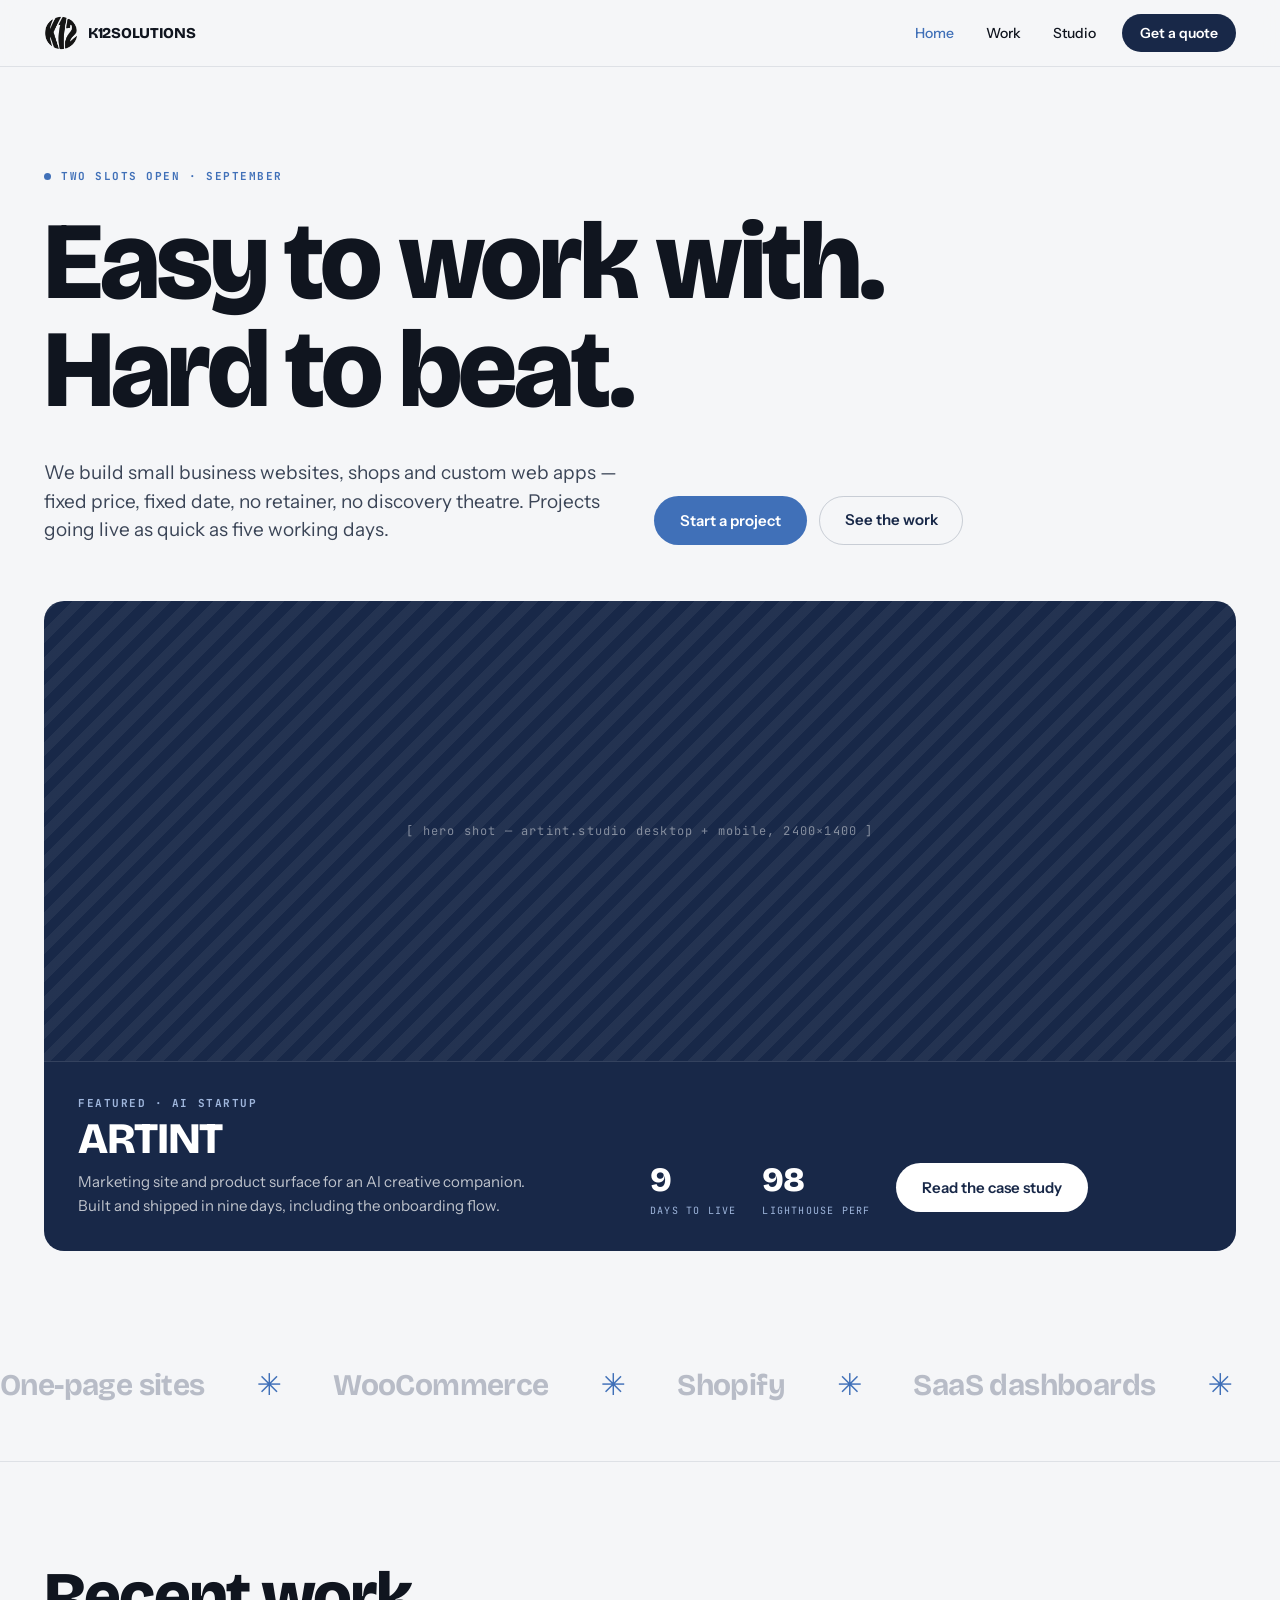
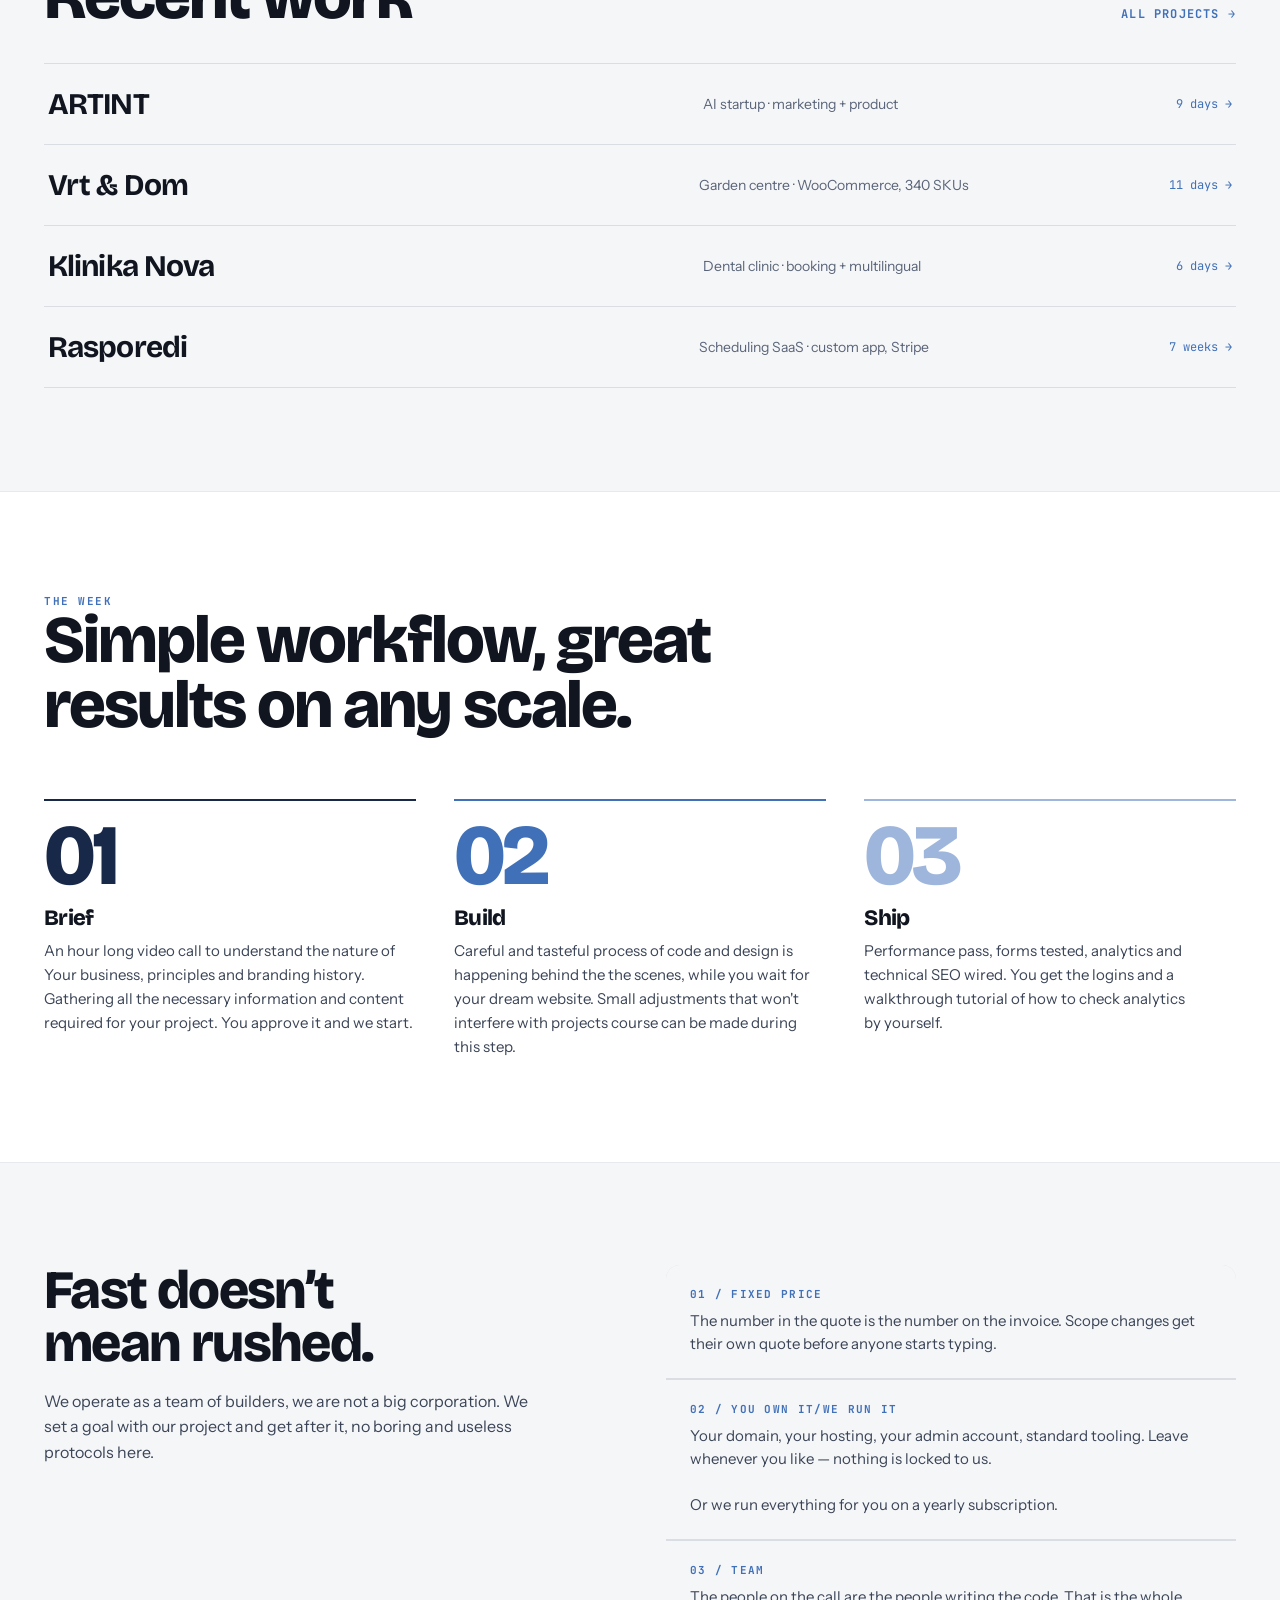
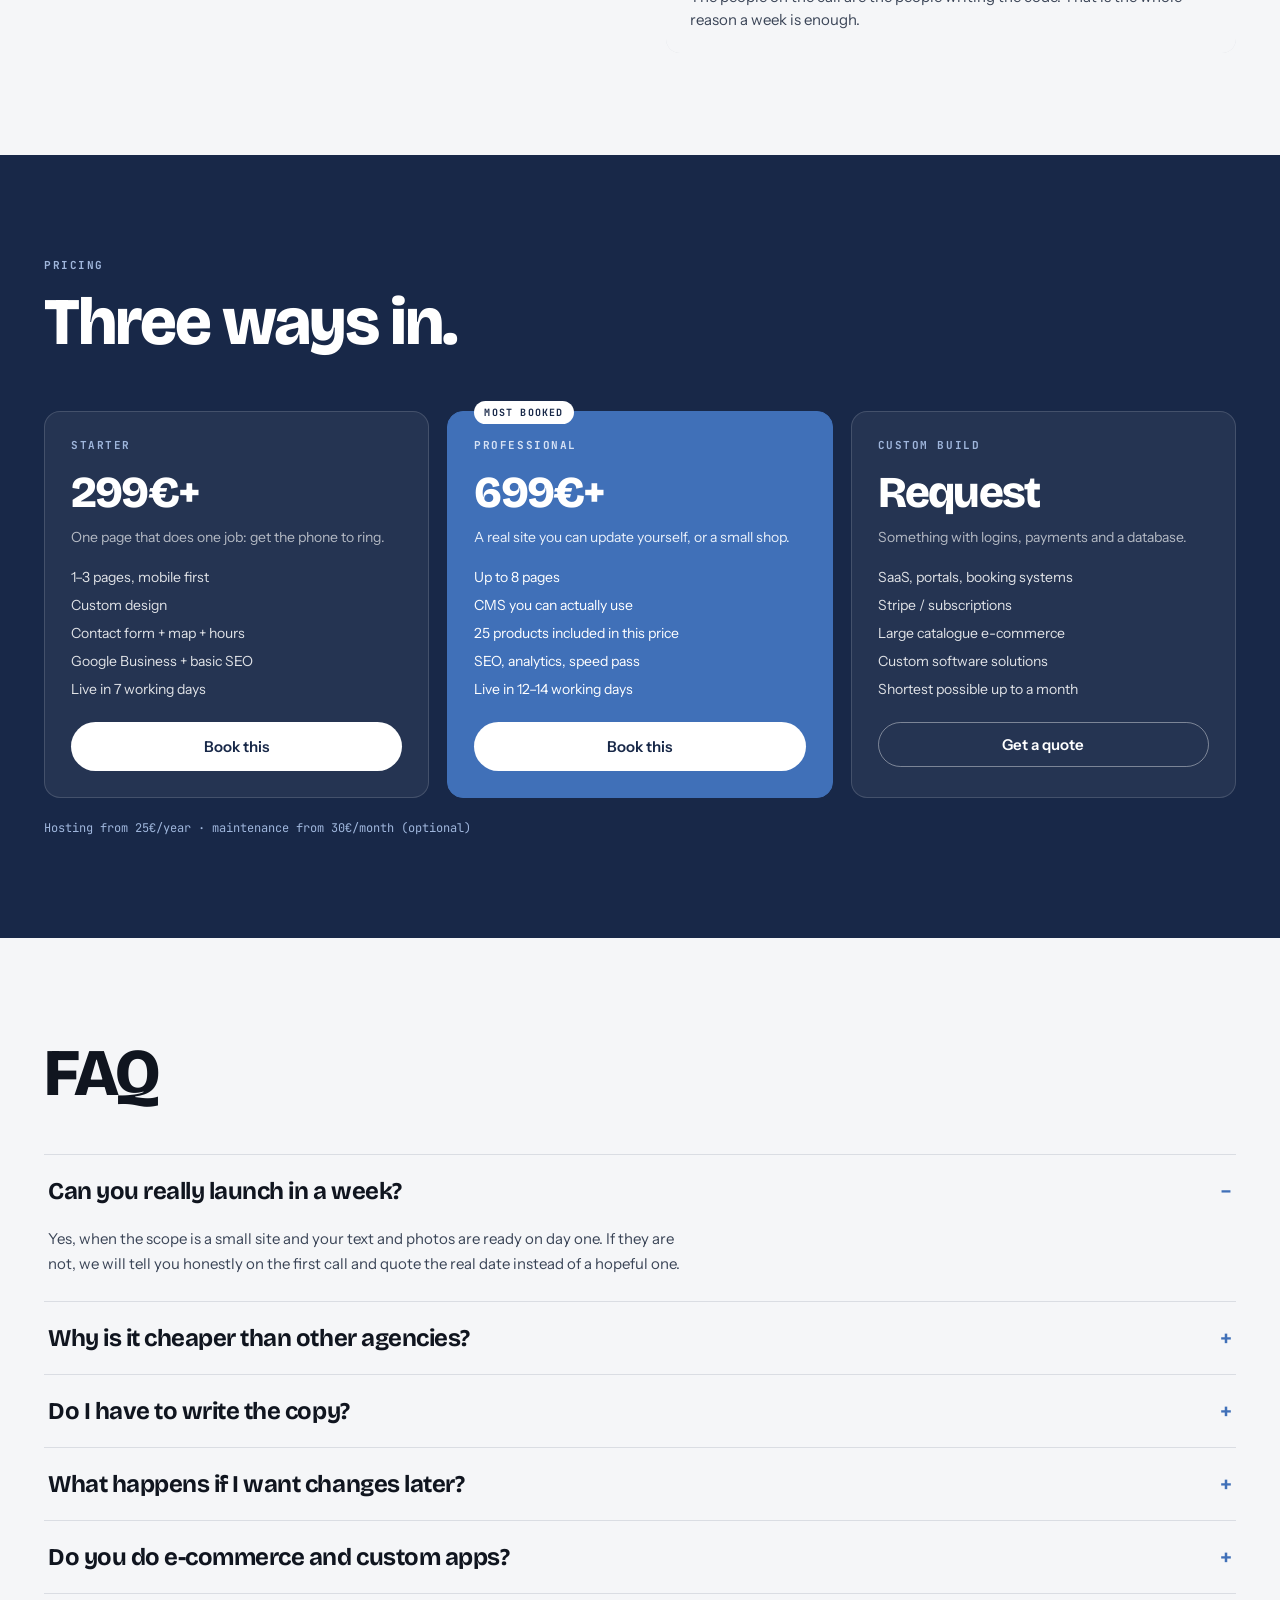
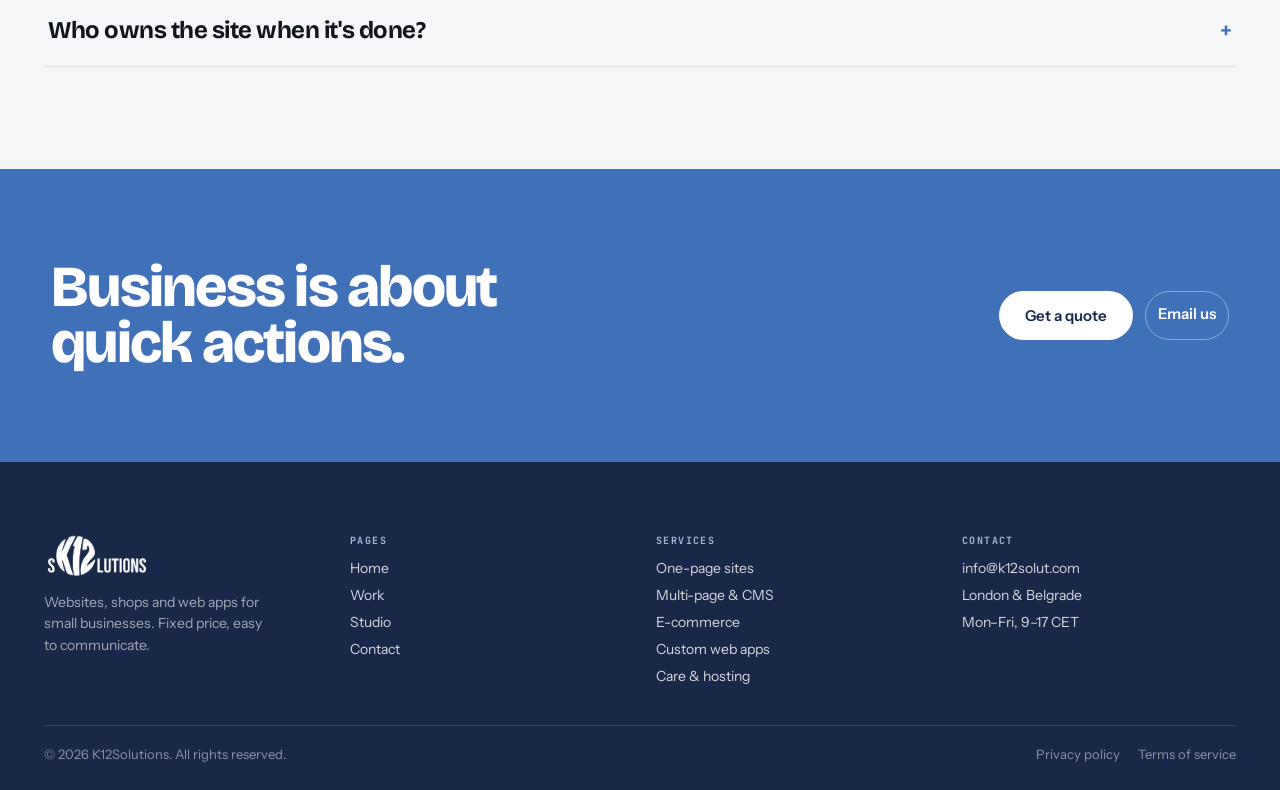
<file: index.html>
<!doctype html>
<html lang="en">
  <head>
    <meta charset="utf-8" />
    <meta name="viewport" content="width=device-width, initial-scale=1" />
    <title>K12Solutions — Live in a week, not a quarter</title>
    <meta
      name="description"
      content="Fixed-price websites, shops and web apps, delivered in about a week."
    />
    <link rel="preconnect" href="https://fonts.googleapis.com" />
    <link rel="preconnect" href="https://fonts.gstatic.com" crossorigin />
    <link
      href="https://fonts.googleapis.com/css2?family=Bricolage+Grotesque:opsz,wght@12..96,600;12..96,700;12..96,800&family=Instrument+Sans:wght@400;500;600&family=JetBrains+Mono:wght@500;700&display=swap"
      rel="stylesheet"
    />
    <link rel="stylesheet" href="assets/css/style.css" />
  </head>
  <body>
    <div class="page-wrap">
      <header class="site-header">
        <div class="header-inner">
          <a href="index.html" class="logo">
            <img
              src="assets/k12-mark.png"
              alt="K12Solutions"
              class="logo-mark"
            />
            <span class="logo-text">K12SOLUTIONS</span>
          </a>
          <nav class="nav-desktop">
            <a href="index.html" class="nav-link is-active">Home</a>
            <a href="work.html" class="nav-link">Work</a>
            <a href="about.html" class="nav-link">Studio</a>
            <a href="contact.html" class="nav-cta">Get a quote</a>
          </nav>
          <button class="nav-toggle" aria-label="Toggle menu">
            <span class="nav-toggle-bars">
              <span class="nav-toggle-bar"></span>
              <span class="nav-toggle-bar"></span>
              <span class="nav-toggle-bar"></span>
            </span>
          </button>
        </div>
        <nav class="nav-mobile">
          <a href="index.html" class="nav-mobile-link is-active">Home</a>
          <a href="work.html" class="nav-mobile-link">Work</a>
          <a href="about.html" class="nav-mobile-link">Studio</a>
          <a href="contact.html" class="nav-mobile-cta">Get a quote</a>
        </nav>
      </header>
      <main>
        <section class="container hero">
          <div class="hero-badge">
            <span class="hero-dot"></span
            ><span class="tag">Two slots open &middot; September</span>
          </div>
          <h1 class="hero-title">Easy to work with.<br />Hard to beat.</h1>
          <div class="hero-row">
            <p class="hero-lede">
              We build small business websites, shops and custom web apps
              &mdash; fixed price, fixed date, no retainer, no discovery
              theatre. Projects going live as quick as five working days.
            </p>
            <div class="hero-actions">
              <a href="contact.html" class="btn btn-primary">Start a project</a>
              <a href="work.html" class="btn btn-secondary">See the work</a>
            </div>
          </div>
        </section>

        <section class="container">
          <div class="feature-banner">
            <div class="feature-media">
              <span class="feature-media-label"
                >[ hero shot &mdash; artint.studio desktop + mobile,
                2400&times;1400 ]</span
              >
            </div>
            <div class="feature-content">
              <div>
                <div class="feature-tag">Featured &middot; AI startup</div>
                <h3 class="feature-title">ARTINT</h3>
                <p class="feature-text">
                  Marketing site and product surface for an AI creative
                  companion. Built and shipped in nine days, including the
                  onboarding flow.
                </p>
              </div>
              <div class="feature-stats">
                <div class="stat">
                  <div class="stat-num">9</div>
                  <div class="stat-label">days to live</div>
                </div>
                <div class="stat">
                  <div class="stat-num">98</div>
                  <div class="stat-label">lighthouse perf</div>
                </div>
                <a href="case-artint.html" class="btn btn-light feature-link"
                  >Read the case study</a
                >
              </div>
            </div>
          </div>
        </section>

        <section class="marquee-section">
          <div class="marquee-track">
            <div class="marquee-group">
              <span>One-page sites</span
              ><span class="marquee-dot">&#10035;</span><span>WooCommerce</span
              ><span class="marquee-dot">&#10035;</span><span>Shopify</span
              ><span class="marquee-dot">&#10035;</span
              ><span>SaaS dashboards</span
              ><span class="marquee-dot">&#10035;</span
              ><span>Booking systems</span
              ><span class="marquee-dot">&#10035;</span
              ><span>Stripe checkout</span
              ><span class="marquee-dot">&#10035;</span>
            </div>
            <div class="marquee-group">
              <span>One-page sites</span
              ><span class="marquee-dot">&#10035;</span><span>WooCommerce</span
              ><span class="marquee-dot">&#10035;</span><span>Shopify</span
              ><span class="marquee-dot">&#10035;</span
              ><span>SaaS dashboards</span
              ><span class="marquee-dot">&#10035;</span
              ><span>Booking systems</span
              ><span class="marquee-dot">&#10035;</span
              ><span>Stripe checkout</span
              ><span class="marquee-dot">&#10035;</span>
            </div>
          </div>
        </section>

        <section class="container work-section">
          <div class="work-header">
            <h2 class="work-header-title">Recent work</h2>
            <a href="work.html" class="work-all-link">All projects &rarr;</a>
          </div>
          <ul class="work-list">
            <li class="work-row">
              <a href="case-artint.html" class="work-link"
                ><span class="work-name">ARTINT</span
                ><span class="work-meta"
                  >AI startup &middot; marketing + product</span
                ><span class="work-time">9 days &rarr;</span></a
              >
            </li>
            <li class="work-row">
              <a href="case-vrt.html" class="work-link"
                ><span class="work-name">Vrt &amp; Dom</span
                ><span class="work-meta"
                  >Garden centre &middot; WooCommerce, 340 SKUs</span
                ><span class="work-time">11 days &rarr;</span></a
              >
            </li>
            <li class="work-row">
              <a href="case-nova.html" class="work-link"
                ><span class="work-name">Klinika Nova</span
                ><span class="work-meta"
                  >Dental clinic &middot; booking + multilingual</span
                ><span class="work-time">6 days &rarr;</span></a
              >
            </li>
            <li class="work-row">
              <a href="case-rasporedi.html" class="work-link"
                ><span class="work-name">Rasporedi</span
                ><span class="work-meta"
                  >Scheduling SaaS &middot; custom app, Stripe</span
                ><span class="work-time">7 weeks &rarr;</span></a
              >
            </li>
          </ul>
        </section>

        <section class="week-section">
          <div class="container week-inner">
            <div class="tag">The week</div>
            <h2 class="week-title">
              Simple workflow, great results on any scale.
            </h2>
            <div class="week-grid">
              <div class="week-item">
                <div class="week-num">01</div>
                <h3 class="week-heading">Brief</h3>
                <p class="week-text">
                  An hour long video call to understand the nature of Your
                  business, principles and branding history. Gathering all the
                  necessary information and content required for your project.
                  You approve it and we start.
                </p>
              </div>
              <div class="week-item is-blue">
                <div class="week-num">02</div>
                <h3 class="week-heading">Build</h3>
                <p class="week-text">
                  Careful and tasteful process of code and design is happening
                  behind the the scenes, while you wait for your dream website.
                  Small adjustments that won't interfere with projects course
                  can be made during this step.
                </p>
              </div>
              <div class="week-item is-pale">
                <div class="week-num">03</div>
                <h3 class="week-heading">Ship</h3>
                <p class="week-text">
                  Performance pass, forms tested, analytics and technical SEO
                  wired. You get the logins and a walkthrough tutorial of how to
                  check analytics by yourself.
                </p>
              </div>
            </div>
          </div>
        </section>

        <section class="container value-section">
          <div class="value-grid">
            <div>
              <h2 class="value-title">Fast doesn&rsquo;t mean rushed.</h2>
              <p class="value-text">
                We operate as a team of builders, we are not a big corporation.
                We set a goal with our project and get after it, no boring and
                useless protocols here.
              </p>
            </div>
            <div class="value-list">
              <div class="value-row">
                <div class="value-row-label">01 / Fixed price</div>
                <p class="value-row-text">
                  The number in the quote is the number on the invoice. Scope
                  changes get their own quote before anyone starts typing.
                </p>
              </div>
              <div class="value-row">
                <div class="value-row-label">02 / YOU OWN IT/WE RUN IT</div>
                <p class="value-row-text">
                  Your domain, your hosting, your admin account, standard
                  tooling. Leave whenever you like &mdash; nothing is locked to
                  us.<br /><br />Or we run everything for you on a yearly
                  subscription.
                </p>
              </div>
              <div class="value-row">
                <div class="value-row-label">03 / TEAM</div>
                <p class="value-row-text">
                  The people on the call are the people writing the code. That
                  is the whole reason a week is enough.
                </p>
              </div>
            </div>
          </div>
        </section>

        <section class="pricing-section">
          <div class="container pricing-inner">
            <div
              class="tag-light"
              style="
                font-family: &quot;JetBrains Mono&quot;, monospace;
                font-size: 11px;
                font-weight: 700;
                letter-spacing: 0.14em;
                text-transform: uppercase;
                margin-bottom: 18px;
              "
            >
              Pricing
            </div>
            <h2 class="pricing-title">Three ways in.</h2>
            <div class="pricing-grid">
              <div class="price-card">
                <div class="price-plan">Starter</div>
                <div class="price-amount">299&euro;+</div>
                <p class="price-desc">
                  One page that does one job: get the phone to ring.
                </p>
                <ul class="price-features">
                  <li>1&ndash;3 pages, mobile first</li>
                  <li>Custom design</li>
                  <li>Contact form + map + hours</li>
                  <li>Google Business + basic SEO</li>
                  <li>Live in 7 working days</li>
                </ul>
                <a href="contact.html" class="btn btn-light price-cta"
                  >Book this</a
                >
              </div>
              <div class="price-card is-featured">
                <div class="price-badge">Most booked</div>
                <div class="price-plan">Professional</div>
                <div class="price-amount">699&euro;+</div>
                <p class="price-desc">
                  A real site you can update yourself, or a small shop.
                </p>
                <ul class="price-features">
                  <li>Up to 8 pages</li>
                  <li>CMS you can actually use</li>
                  <li>25 products included in this price</li>
                  <li>SEO, analytics, speed pass</li>
                  <li>Live in 12&ndash;14 working days</li>
                </ul>
                <a href="contact.html" class="btn btn-light price-cta"
                  >Book this</a
                >
              </div>
              <div class="price-card">
                <div class="price-plan">Custom build</div>
                <div class="price-amount">Request</div>
                <p class="price-desc">
                  Something with logins, payments and a database.
                </p>
                <ul class="price-features">
                  <li>SaaS, portals, booking systems</li>
                  <li>Stripe / subscriptions</li>
                  <li>Large catalogue e-commerce</li>
                  <li>Custom software solutions</li>
                  <li>Shortest possible up to a month</li>
                </ul>
                <a href="contact.html" class="btn btn-outline-light price-cta"
                  >Get a quote</a
                >
              </div>
            </div>
            <p class="pricing-note">
              Hosting from 25&euro;/year &middot; maintenance from
              30&euro;/month (optional)
            </p>
          </div>
        </section>

        <section class="container faq-section">
          <h2 class="faq-title">FAQ</h2>
          <div class="faq-list">
            <div class="faq-item is-open">
              <button class="faq-question">
                <span>Can you really launch in a week?</span
                ><span class="faq-sign">&ndash;</span>
              </button>
              <p class="faq-answer">
                Yes, when the scope is a small site and your text and photos are
                ready on day one. If they are not, we will tell you honestly on
                the first call and quote the real date instead of a hopeful one.
              </p>
            </div>
            <div class="faq-item">
              <button class="faq-question">
                <span>Why is it cheaper than other agencies?</span
                ><span class="faq-sign">+</span>
              </button>
              <p class="faq-answer">
                Because there are two of us and no overhead to fund. You are
                paying for build hours, not for a sales team, an office, or the
                four weeks a bigger shop would spend scheduling you.
              </p>
            </div>
            <div class="faq-item">
              <button class="faq-question">
                <span>Do I have to write the copy?</span
                ><span class="faq-sign">+</span>
              </button>
              <p class="faq-answer">
                You can, and it is faster if you do. If writing is not your
                thing we will draft it from the call and your existing material
                &mdash; included in Professional, 150&euro; extra on Starter.
              </p>
            </div>
            <div class="faq-item">
              <button class="faq-question">
                <span>What happens if I want changes later?</span
                ><span class="faq-sign">+</span>
              </button>
              <p class="faq-answer">
                Small edits you can make yourself in the CMS; we show you how
                before handover. Bigger changes are quoted per job, or covered
                by a care plan if you want us on call.
              </p>
            </div>
            <div class="faq-item">
              <button class="faq-question">
                <span>Do you do e-commerce and custom apps?</span
                ><span class="faq-sign">+</span>
              </button>
              <p class="faq-answer">
                Both. Shops run on WooCommerce or Shopify depending on your
                catalogue; custom apps are built properly with logins, roles,
                payments and a database. Those are quoted in sprints, not days.
              </p>
            </div>
            <div class="faq-item">
              <button class="faq-question">
                <span>Who owns the site when it's done?</span
                ><span class="faq-sign">+</span>
              </button>
              <p class="faq-answer">
                You do &mdash; domain, hosting account, code, admin logins, all
                in your name. We do not hold anything hostage and there is no
                contract to exit.
              </p>
            </div>
          </div>
        </section>
      </main>
      <section class="cta-section">
        <div class="cta-inner">
          <h2 class="cta-title">Business is about quick actions.</h2>
          <div class="cta-actions">
            <a href="contact.html" class="btn btn-light">Get a quote</a>
            <a href="mailto:hello@k12solut.com" class="btn btn-outline-light"
              >Email us</a
            >
          </div>
        </div>
      </section>
      <footer class="site-footer">
        <div class="container footer-inner">
          <div class="footer-grid">
            <div>
              <img
                src="assets/k12-wordmark-white.png"
                alt="K12Solutions"
                class="footer-logo"
              />
              <p class="footer-tagline">
                Websites, shops and web apps for small businesses. Fixed price,
                easy to communicate.
              </p>
            </div>
            <div>
              <div class="footer-col-title">Pages</div>
              <ul class="footer-links">
                <li><a href="index.html">Home</a></li>
                <li><a href="work.html">Work</a></li>
                <li><a href="about.html">Studio</a></li>
                <li><a href="contact.html">Contact</a></li>
              </ul>
            </div>
            <div>
              <div class="footer-col-title">Services</div>
              <ul class="footer-links">
                <li>One-page sites</li>
                <li>Multi-page &amp; CMS</li>
                <li>E-commerce</li>
                <li>Custom web apps</li>
                <li>Care &amp; hosting</li>
              </ul>
            </div>
            <div>
              <div class="footer-col-title">Contact</div>
              <ul class="footer-links">
                <li>
                  <a href="mailto:hello@k12solut.com">info@k12solut.com</a>
                </li>
                <li>London &amp; Belgrade</li>
                <li>Mon&ndash;Fri, 9&ndash;17 CET</li>
              </ul>
            </div>
          </div>
          <div class="footer-bottom">
            <span>&copy; 2026 K12Solutions. All rights reserved.</span>
            <span class="footer-legal"
              ><a href="#">Privacy policy</a
              ><a href="#">Terms of service</a></span
            >
          </div>
        </div>
      </footer>
    </div>
    <!-- Main JS -->
    <script src="assets/js/script.js"></script>
  </body>
</html>
</file>
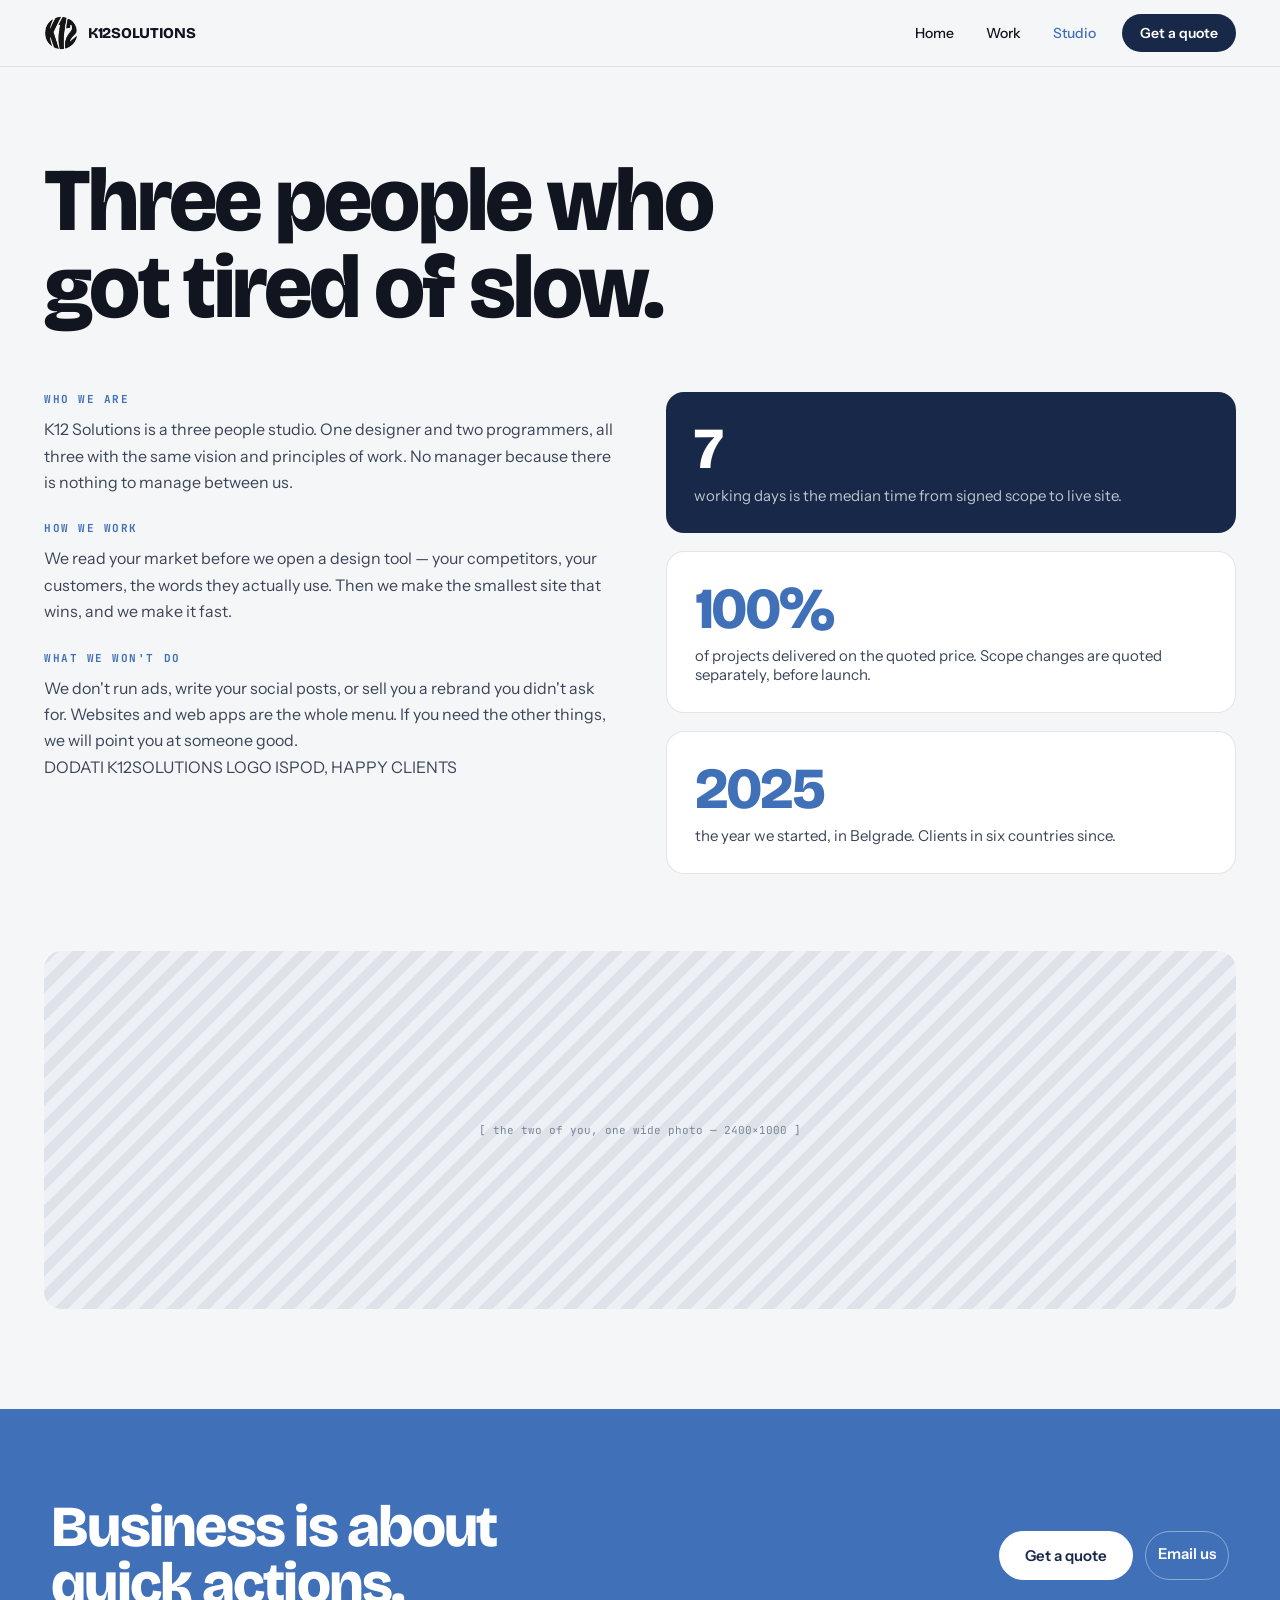
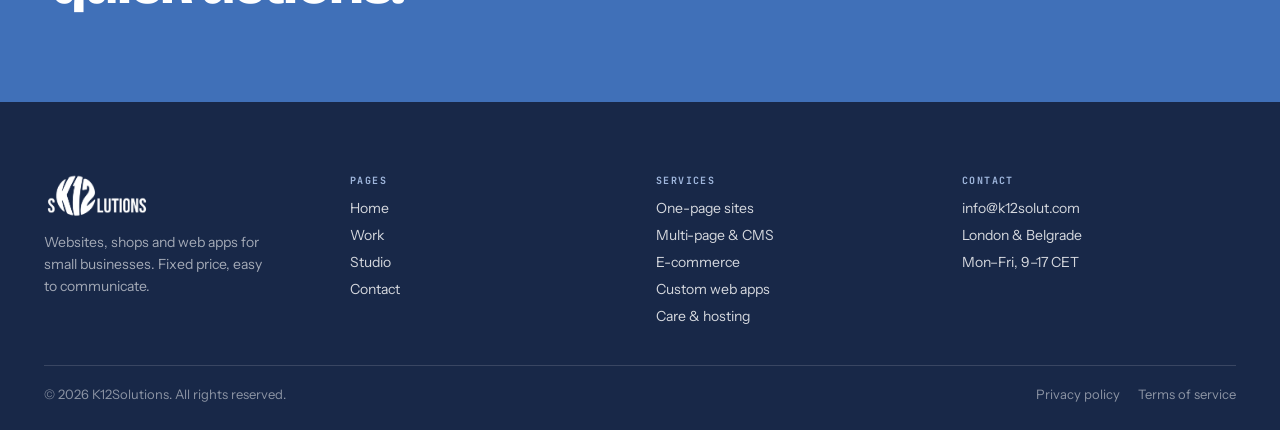
<file: about.html>
<!doctype html>
<html lang="en">
  <head>
    <meta charset="utf-8" />
    <meta name="viewport" content="width=device-width, initial-scale=1" />
    <title>Studio — K12Solutions</title>
    <meta
      name="description"
      content="About the two-person studio behind K12Solutions."
    />
    <link rel="preconnect" href="https://fonts.googleapis.com" />
    <link rel="preconnect" href="https://fonts.gstatic.com" crossorigin />
    <link
      href="https://fonts.googleapis.com/css2?family=Bricolage+Grotesque:opsz,wght@12..96,600;12..96,700;12..96,800&family=Instrument+Sans:wght@400;500;600&family=JetBrains+Mono:wght@500;700&display=swap"
      rel="stylesheet"
    />
    <link rel="stylesheet" href="assets/css/style.css" />
  </head>
  <body>
    <div class="page-wrap">
      <header class="site-header">
        <div class="header-inner">
          <a href="index.html" class="logo">
            <img
              src="assets/k12-mark.png"
              alt="K12Solutions"
              class="logo-mark"
            />
            <span class="logo-text">K12SOLUTIONS</span>
          </a>
          <nav class="nav-desktop">
            <a href="index.html" class="nav-link">Home</a>
            <a href="work.html" class="nav-link">Work</a>
            <a href="about.html" class="nav-link is-active">Studio</a>
            <a href="contact.html" class="nav-cta">Get a quote</a>
          </nav>
          <button class="nav-toggle" aria-label="Toggle menu">
            <span class="nav-toggle-bars">
              <span class="nav-toggle-bar"></span>
              <span class="nav-toggle-bar"></span>
              <span class="nav-toggle-bar"></span>
            </span>
          </button>
        </div>
        <nav class="nav-mobile">
          <a href="index.html" class="nav-mobile-link">Home</a>
          <a href="work.html" class="nav-mobile-link">Work</a>
          <a href="about.html" class="nav-mobile-link is-active">Studio</a>
          <a href="contact.html" class="nav-mobile-cta">Get a quote</a>
        </nav>
      </header>
      <main class="container page-main">
        <h1 class="page-title about-title">
          Three people who got tired of slow.
        </h1>
        <div class="about-grid">
          <div class="about-col">
            <div>
              <div class="about-block-tag">Who we are</div>
              <p class="about-block-text">
                K12 Solutions is a three people studio. One designer and two
                programmers, all three with the same vision and principles of
                work. No manager because there is nothing to manage between us.
              </p>
            </div>
            <div>
              <div class="about-block-tag">How we work</div>
              <p class="about-block-text">
                We read your market before we open a design tool &mdash; your
                competitors, your customers, the words they actually use. Then
                we make the smallest site that wins, and we make it fast.
              </p>
            </div>
            <div>
              <div class="about-block-tag">What we won't do</div>
              <p class="about-block-text">
                We don't run ads, write your social posts, or sell you a rebrand
                you didn't ask for. Websites and web apps are the whole menu. If
                you need the other things, we will point you at someone good.
              </p>
              <p class="about-block-text">
                DODATI K12SOLUTIONS LOGO ISPOD, HAPPY CLIENTS
              </p>
            </div>
          </div>
          <div class="about-stats">
            <div class="stat-card is-dark">
              <div class="stat-card-num">7</div>
              <p class="stat-card-text">
                working days is the median time from signed scope to live site.
              </p>
            </div>
            <div class="stat-card is-light">
              <div class="stat-card-num">100%</div>
              <p class="stat-card-text">
                of projects delivered on the quoted price. Scope changes are
                quoted separately, before launch.
              </p>
            </div>
            <div class="stat-card is-light">
              <div class="stat-card-num">2025</div>
              <p class="stat-card-text">
                the year we started, in Belgrade. Clients in six countries
                since.
              </p>
            </div>
          </div>
        </div>
        <div class="about-photo">
          <span class="about-photo-label"
            >[ the two of you, one wide photo &mdash; 2400&times;1000 ]</span
          >
        </div>
      </main>
      <section class="cta-section">
        <div class="cta-inner">
          <h2 class="cta-title">Business is about quick actions.</h2>
          <div class="cta-actions">
            <a href="contact.html" class="btn btn-light">Get a quote</a>
            <a href="mailto:hello@k12solut.com" class="btn btn-outline-light"
              >Email us</a
            >
          </div>
        </div>
      </section>
      <footer class="site-footer">
        <div class="container footer-inner">
          <div class="footer-grid">
            <div>
              <img
                src="assets/k12-wordmark-white.png"
                alt="K12Solutions"
                class="footer-logo"
              />
              <p class="footer-tagline">
                Websites, shops and web apps for small businesses. Fixed price,
                easy to communicate.
              </p>
            </div>
            <div>
              <div class="footer-col-title">Pages</div>
              <ul class="footer-links">
                <li><a href="index.html">Home</a></li>
                <li><a href="work.html">Work</a></li>
                <li><a href="about.html">Studio</a></li>
                <li><a href="contact.html">Contact</a></li>
              </ul>
            </div>
            <div>
              <div class="footer-col-title">Services</div>
              <ul class="footer-links">
                <li>One-page sites</li>
                <li>Multi-page &amp; CMS</li>
                <li>E-commerce</li>
                <li>Custom web apps</li>
                <li>Care &amp; hosting</li>
              </ul>
            </div>
            <div>
              <div class="footer-col-title">Contact</div>
              <ul class="footer-links">
                <li>
                  <a href="mailto:hello@k12solut.com">info@k12solut.com</a>
                </li>
                <li>London &amp; Belgrade</li>
                <li>Mon&ndash;Fri, 9&ndash;17 CET</li>
              </ul>
            </div>
          </div>
          <div class="footer-bottom">
            <span>&copy; 2026 K12Solutions. All rights reserved.</span>
            <span class="footer-legal"
              ><a href="#">Privacy policy</a
              ><a href="#">Terms of service</a></span
            >
          </div>
        </div>
      </footer>
    </div>
    <!-- Main JS -->
    <script src="assets/js/script.js"></script>
  </body>
</html>
</file>
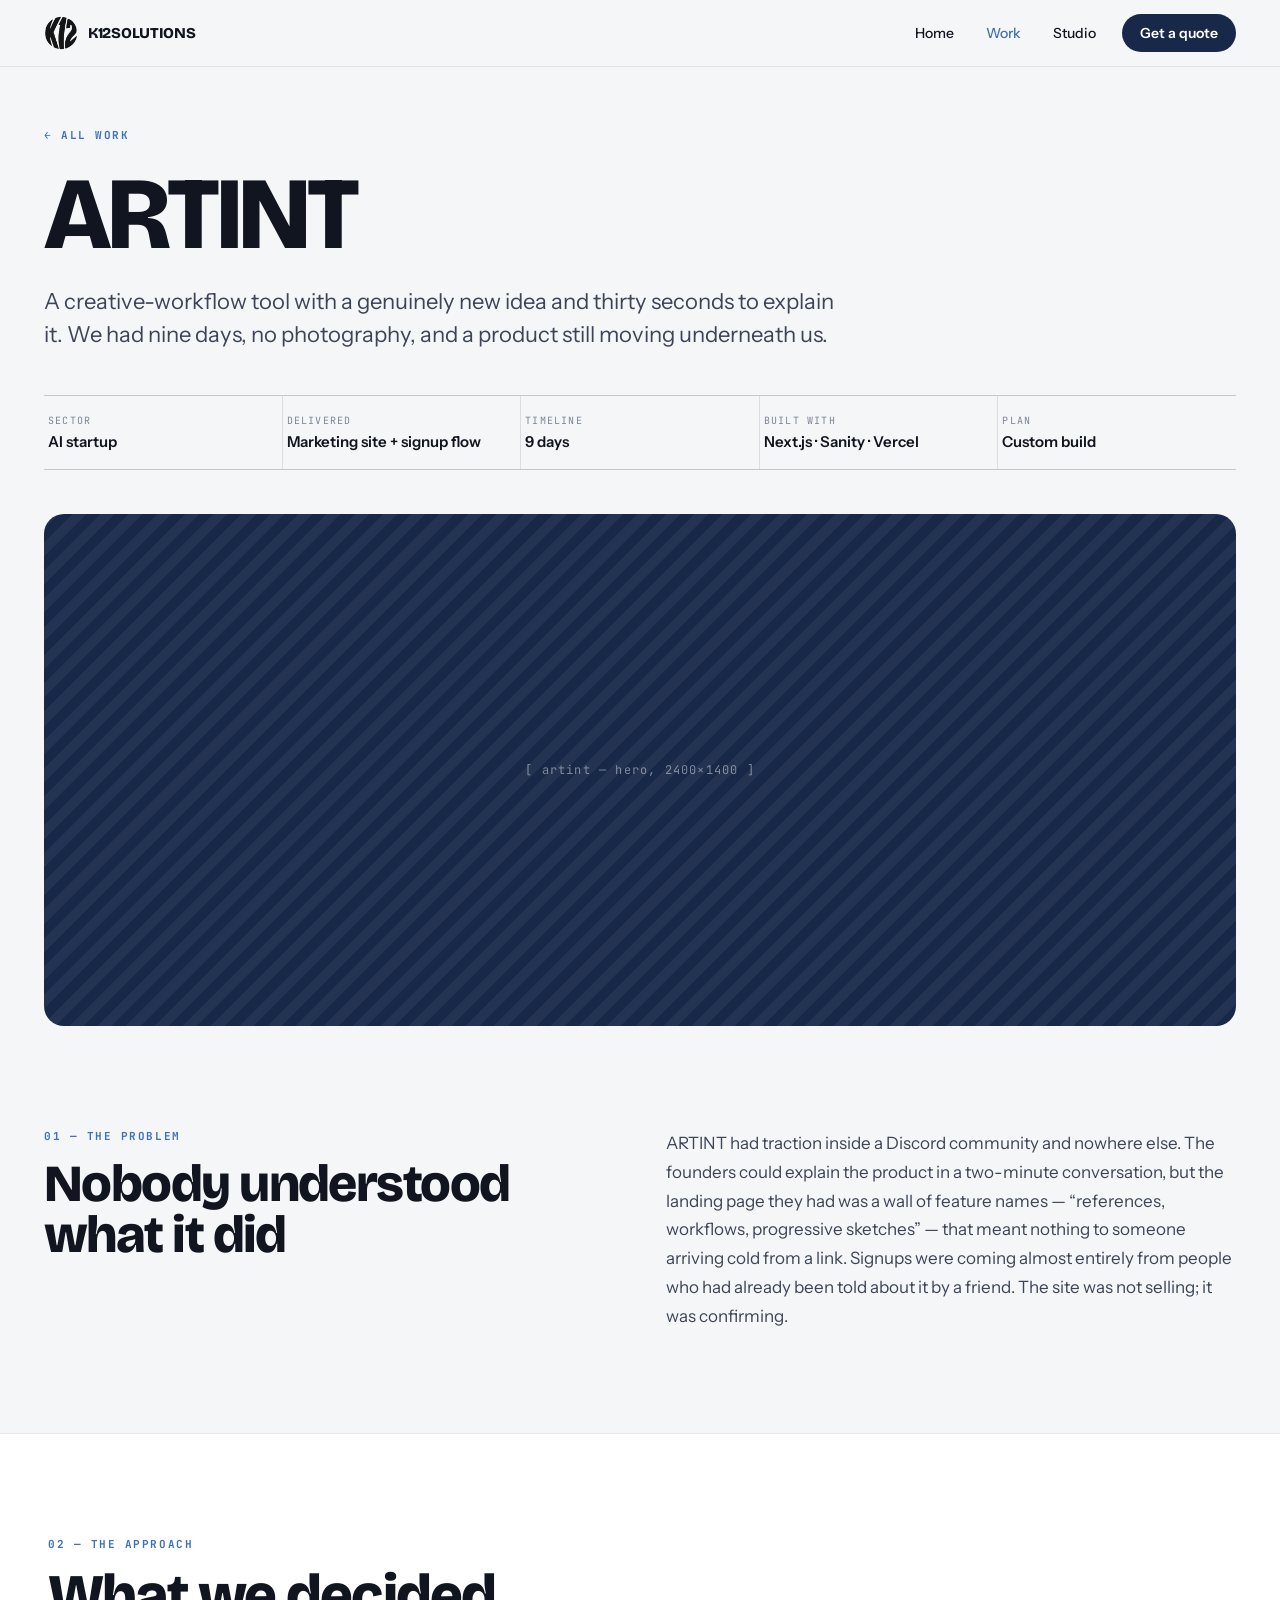
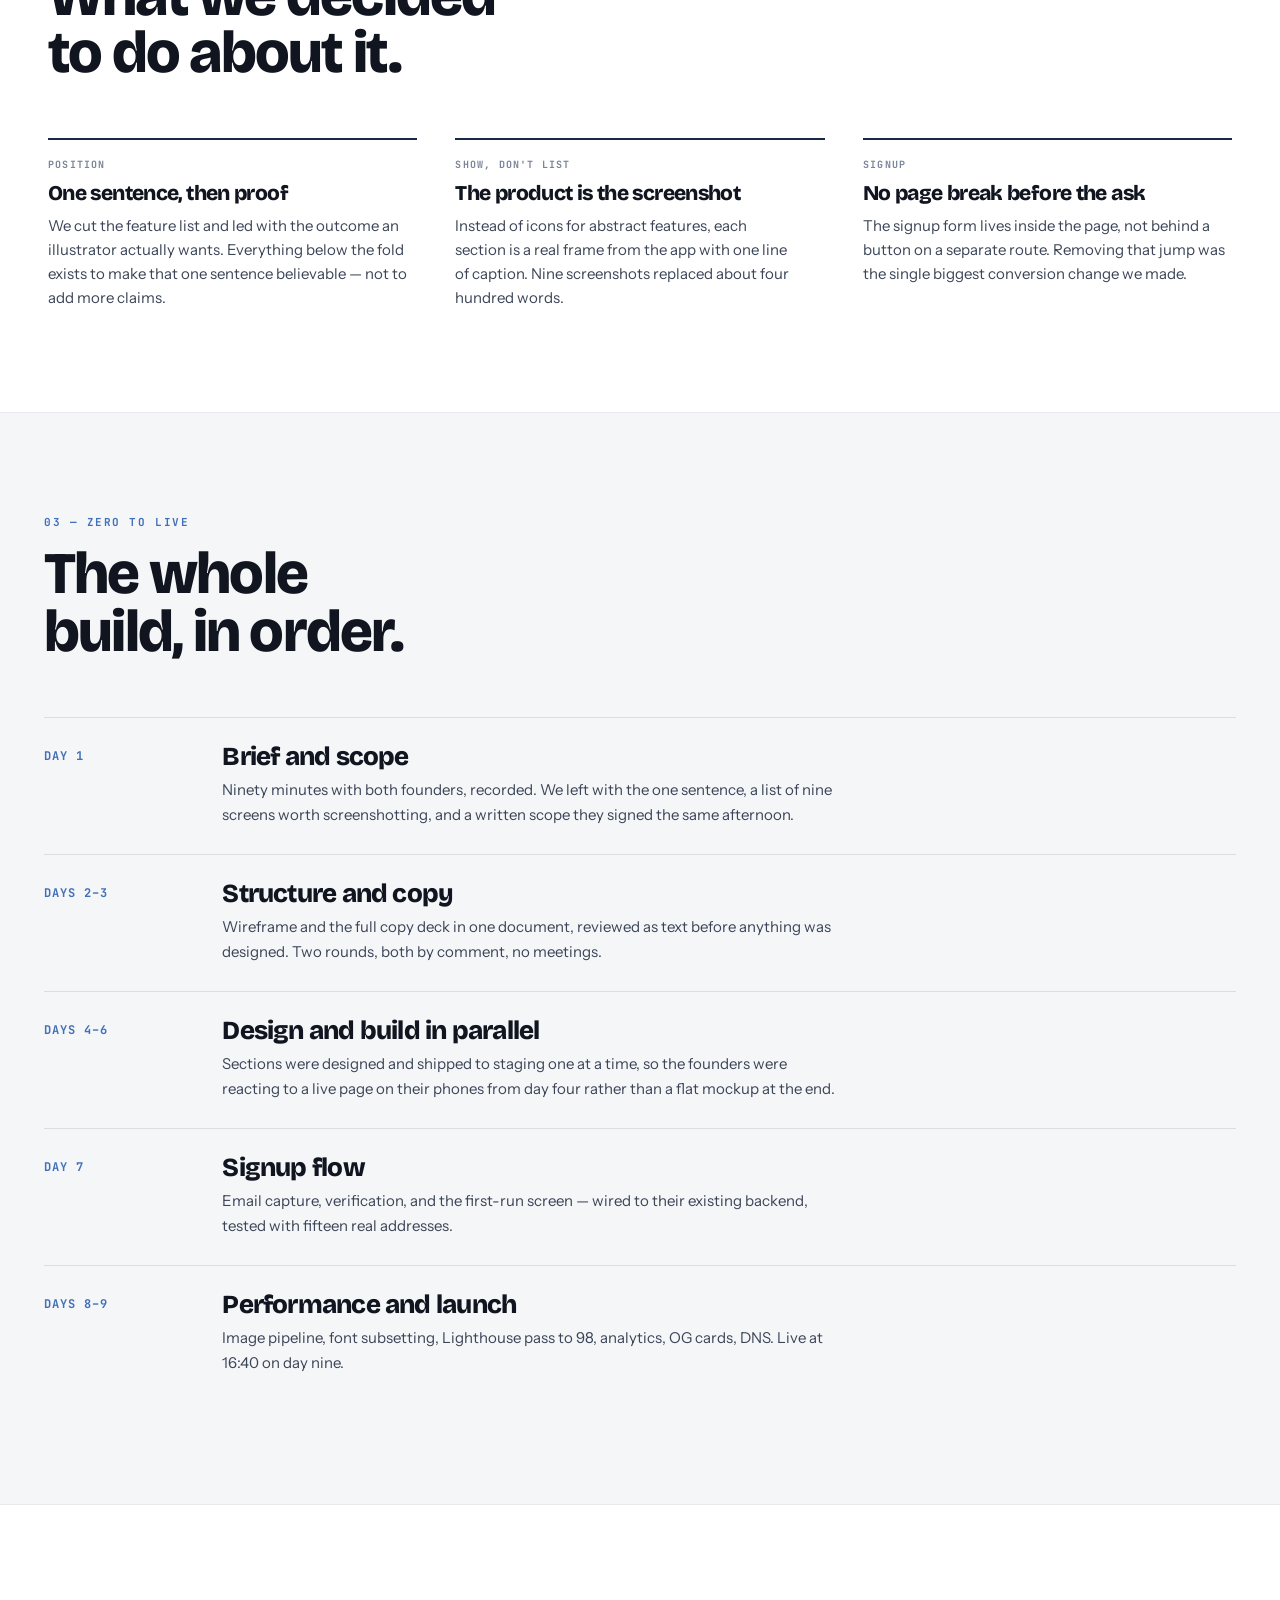
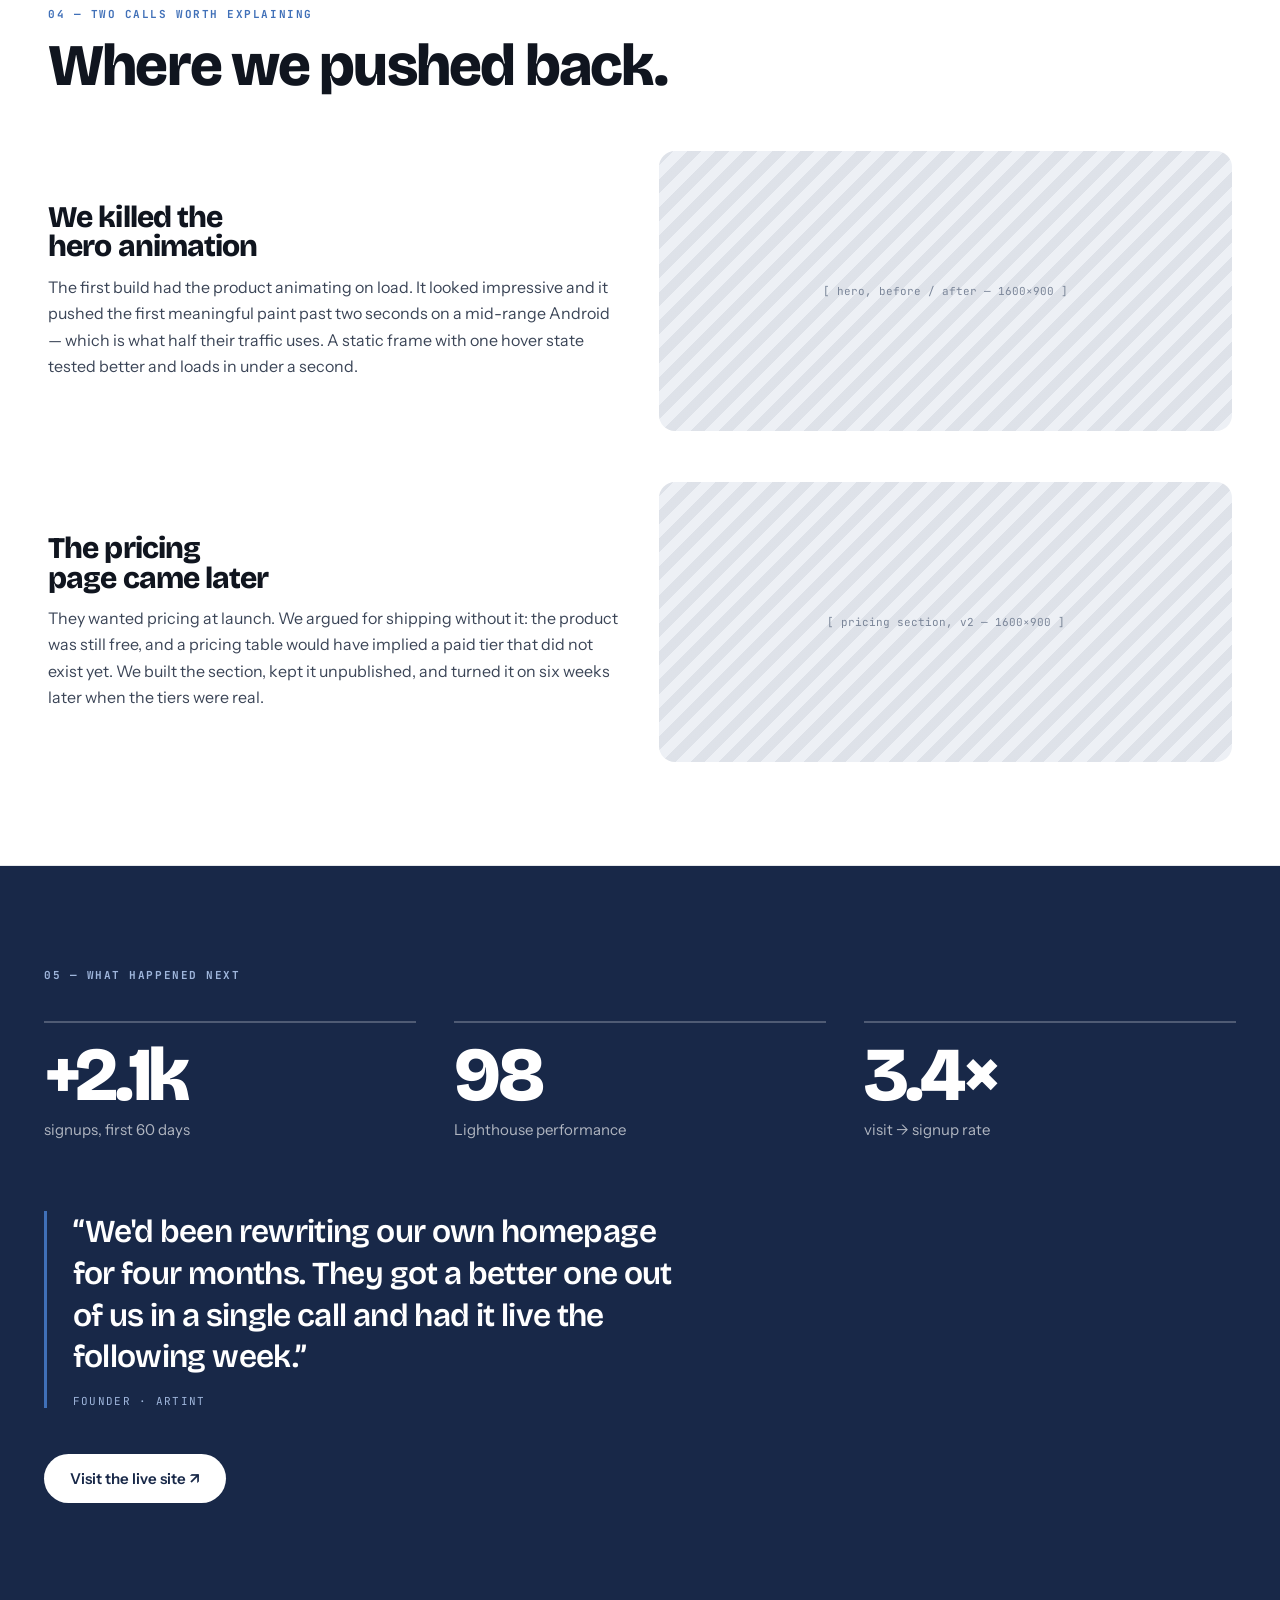
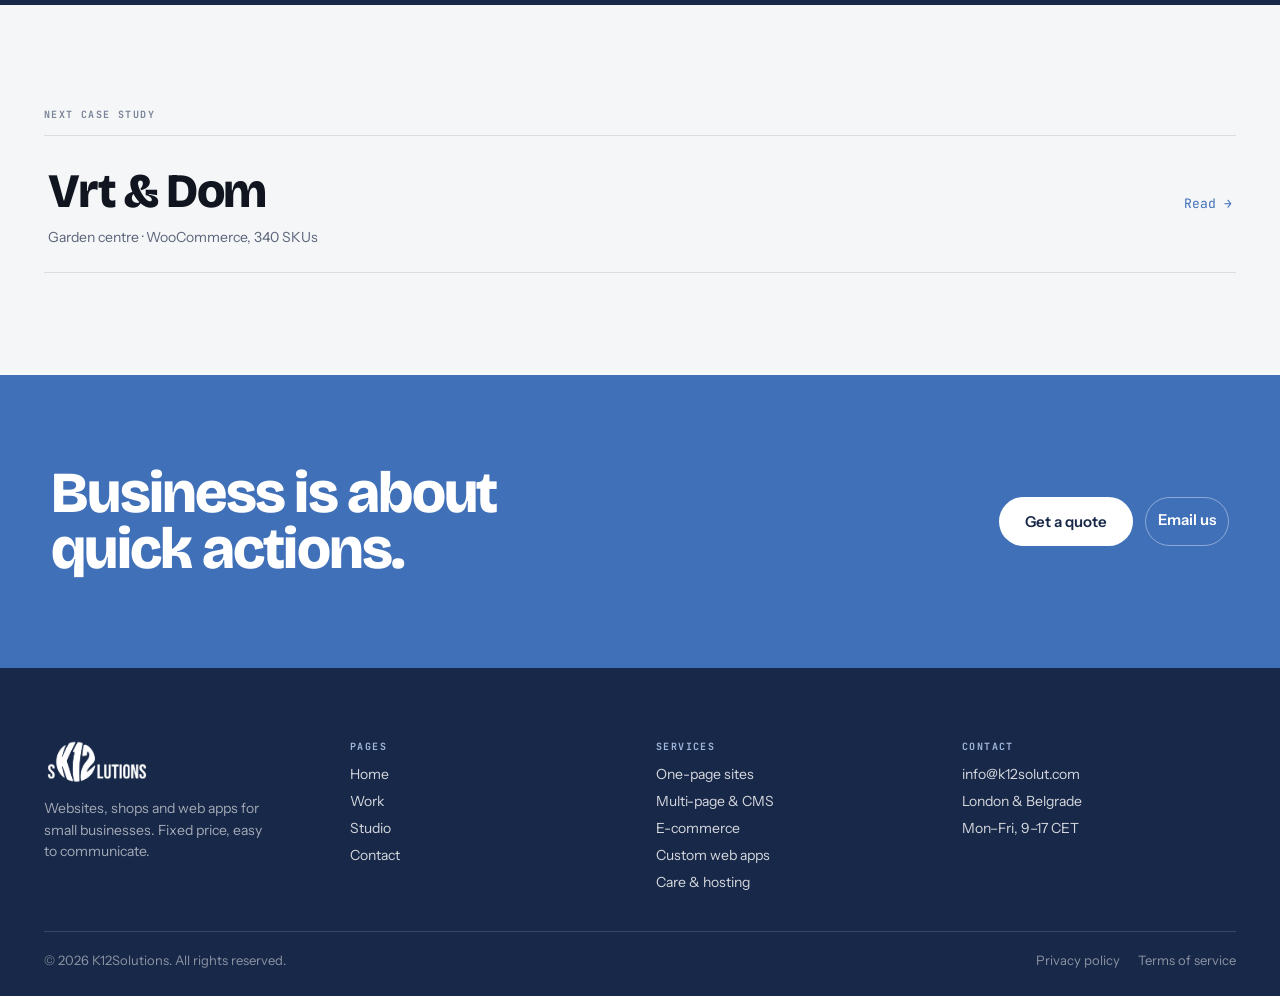
<file: case-artint.html>
<!doctype html>
<html lang="en">
  <head>
    <meta charset="utf-8" />
    <meta name="viewport" content="width=device-width, initial-scale=1" />
    <title>ARTINT case study — K12Solutions</title>
    <meta
      name="description"
      content="A creative-workflow tool with a genuinely new idea and thirty seconds to explain it. We had nine days, no photography, and a product still moving underneath us."
    />
    <link rel="preconnect" href="https://fonts.googleapis.com" />
    <link rel="preconnect" href="https://fonts.gstatic.com" crossorigin />
    <link
      href="https://fonts.googleapis.com/css2?family=Bricolage+Grotesque:opsz,wght@12..96,600;12..96,700;12..96,800&family=Instrument+Sans:wght@400;500;600&family=JetBrains+Mono:wght@500;700&display=swap"
      rel="stylesheet"
    />
    <link rel="stylesheet" href="assets/css/style.css" />
  </head>
  <body>
    <div class="page-wrap">
      <header class="site-header">
        <div class="header-inner">
          <a href="index.html" class="logo">
            <img
              src="assets/k12-mark.png"
              alt="K12Solutions"
              class="logo-mark"
            />
            <span class="logo-text">K12SOLUTIONS</span>
          </a>
          <nav class="nav-desktop">
            <a href="index.html" class="nav-link">Home</a>
            <a href="work.html" class="nav-link is-active">Work</a>
            <a href="about.html" class="nav-link">Studio</a>
            <a href="contact.html" class="nav-cta">Get a quote</a>
          </nav>
          <button class="nav-toggle" aria-label="Toggle menu">
            <span class="nav-toggle-bars"
              ><span class="nav-toggle-bar"></span
              ><span class="nav-toggle-bar"></span
              ><span class="nav-toggle-bar"></span
            ></span>
          </button>
        </div>
        <nav class="nav-mobile">
          <a href="index.html" class="nav-mobile-link">Home</a>
          <a href="work.html" class="nav-mobile-link">Work</a>
          <a href="about.html" class="nav-mobile-link">Studio</a>
          <a href="contact.html" class="nav-mobile-cta">Get a quote</a>
        </nav>
      </header>
      <main>
        <section class="container case-hero">
          <a href="work.html" class="case-back">&larr; All work</a>
          <h1 class="case-title">ARTINT</h1>
          <p class="case-lede">
            A creative-workflow tool with a genuinely new idea and thirty
            seconds to explain it. We had nine days, no photography, and a
            product still moving underneath us.
          </p>
        </section>
        <section class="container">
          <div class="case-meta-grid">
            <div class="case-meta-item">
              <div class="case-meta-label">Sector</div>
              <div class="case-meta-value">AI startup</div>
            </div>
            <div class="case-meta-item">
              <div class="case-meta-label">Delivered</div>
              <div class="case-meta-value">Marketing site + signup flow</div>
            </div>
            <div class="case-meta-item">
              <div class="case-meta-label">Timeline</div>
              <div class="case-meta-value">9 days</div>
            </div>
            <div class="case-meta-item">
              <div class="case-meta-label">Built with</div>
              <div class="case-meta-value">
                Next.js &middot; Sanity &middot; Vercel
              </div>
            </div>
            <div class="case-meta-item">
              <div class="case-meta-label">Plan</div>
              <div class="case-meta-value">Custom build</div>
            </div>
          </div>
        </section>
        <section class="container case-media-wrap">
          <div class="case-media">
            <span class="case-media-label"
              >[ artint &mdash; hero, 2400&times;1400 ]</span
            >
          </div>
        </section>

        <section class="container case-section">
          <div class="problem-grid">
            <div>
              <div class="case-section-tag">01 &mdash; The problem</div>
              <h2 class="problem-title">Nobody understood what it did</h2>
            </div>
            <p class="problem-text">
              ARTINT had traction inside a Discord community and nowhere else.
              The founders could explain the product in a two-minute
              conversation, but the landing page they had was a wall of feature
              names &mdash; &ldquo;references, workflows, progressive
              sketches&rdquo; &mdash; that meant nothing to someone arriving
              cold from a link. Signups were coming almost entirely from people
              who had already been told about it by a friend. The site was not
              selling; it was confirming.
            </p>
          </div>
        </section>

        <section class="case-section on-white">
          <div class="container">
            <div class="case-section-tag">02 &mdash; The approach</div>
            <h2 class="approach-title">What we decided to do about it.</h2>
            <div class="approach-grid">
              <div class="approach-item">
                <div class="approach-label">Position</div>
                <h3 class="approach-heading">One sentence, then proof</h3>
                <p class="approach-text">
                  We cut the feature list and led with the outcome an
                  illustrator actually wants. Everything below the fold exists
                  to make that one sentence believable &mdash; not to add more
                  claims.
                </p>
              </div>
              <div class="approach-item">
                <div class="approach-label">Show, don't list</div>
                <h3 class="approach-heading">The product is the screenshot</h3>
                <p class="approach-text">
                  Instead of icons for abstract features, each section is a real
                  frame from the app with one line of caption. Nine screenshots
                  replaced about four hundred words.
                </p>
              </div>
              <div class="approach-item">
                <div class="approach-label">Signup</div>
                <h3 class="approach-heading">No page break before the ask</h3>
                <p class="approach-text">
                  The signup form lives inside the page, not behind a button on
                  a separate route. Removing that jump was the single biggest
                  conversion change we made.
                </p>
              </div>
            </div>
          </div>
        </section>

        <section class="container case-section">
          <div class="case-section-tag">03 &mdash; Zero to live</div>
          <h2 class="days-title">The whole build, in order.</h2>
          <div class="days-list">
            <div class="day-row">
              <div class="day-range">Day 1</div>
              <div>
                <h3 class="day-heading">Brief and scope</h3>
                <p class="day-text">
                  Ninety minutes with both founders, recorded. We left with the
                  one sentence, a list of nine screens worth screenshotting, and
                  a written scope they signed the same afternoon.
                </p>
              </div>
            </div>
            <div class="day-row">
              <div class="day-range">Days 2&ndash;3</div>
              <div>
                <h3 class="day-heading">Structure and copy</h3>
                <p class="day-text">
                  Wireframe and the full copy deck in one document, reviewed as
                  text before anything was designed. Two rounds, both by
                  comment, no meetings.
                </p>
              </div>
            </div>
            <div class="day-row">
              <div class="day-range">Days 4&ndash;6</div>
              <div>
                <h3 class="day-heading">Design and build in parallel</h3>
                <p class="day-text">
                  Sections were designed and shipped to staging one at a time,
                  so the founders were reacting to a live page on their phones
                  from day four rather than a flat mockup at the end.
                </p>
              </div>
            </div>
            <div class="day-row">
              <div class="day-range">Day 7</div>
              <div>
                <h3 class="day-heading">Signup flow</h3>
                <p class="day-text">
                  Email capture, verification, and the first-run screen &mdash;
                  wired to their existing backend, tested with fifteen real
                  addresses.
                </p>
              </div>
            </div>
            <div class="day-row">
              <div class="day-range">Days 8&ndash;9</div>
              <div>
                <h3 class="day-heading">Performance and launch</h3>
                <p class="day-text">
                  Image pipeline, font subsetting, Lighthouse pass to 98,
                  analytics, OG cards, DNS. Live at 16:40 on day nine.
                </p>
              </div>
            </div>
          </div>
        </section>

        <section class="case-section on-white">
          <div class="container">
            <div class="case-section-tag">
              04 &mdash; Two calls worth explaining
            </div>
            <h2 class="decisions-title">Where we pushed back.</h2>
            <div class="decisions-list">
              <div class="decision-row">
                <div>
                  <h3 class="decision-heading">We killed the hero animation</h3>
                  <p class="decision-text">
                    The first build had the product animating on load. It looked
                    impressive and it pushed the first meaningful paint past two
                    seconds on a mid-range Android &mdash; which is what half
                    their traffic uses. A static frame with one hover state
                    tested better and loads in under a second.
                  </p>
                </div>
                <div class="decision-media">
                  <span class="decision-media-label"
                    >[ hero, before / after &mdash; 1600&times;900 ]</span
                  >
                </div>
              </div>
              <div class="decision-row">
                <div>
                  <h3 class="decision-heading">The pricing page came later</h3>
                  <p class="decision-text">
                    They wanted pricing at launch. We argued for shipping
                    without it: the product was still free, and a pricing table
                    would have implied a paid tier that did not exist yet. We
                    built the section, kept it unpublished, and turned it on six
                    weeks later when the tiers were real.
                  </p>
                </div>
                <div class="decision-media">
                  <span class="decision-media-label"
                    >[ pricing section, v2 &mdash; 1600&times;900 ]</span
                  >
                </div>
              </div>
            </div>
          </div>
        </section>

        <section class="case-section on-navy">
          <div class="container results-inner">
            <div class="case-section-tag">05 &mdash; What happened next</div>
            <div class="results-grid">
              <div class="result-item">
                <div class="result-num">+2.1k</div>
                <div class="result-label">signups, first 60 days</div>
              </div>
              <div class="result-item">
                <div class="result-num">98</div>
                <div class="result-label">Lighthouse performance</div>
              </div>
              <div class="result-item">
                <div class="result-num">3.4&times;</div>
                <div class="result-label">visit &rarr; signup rate</div>
              </div>
            </div>
            <blockquote class="quote-block">
              <p class="quote-text">
                &ldquo;We'd been rewriting our own homepage for four months.
                They got a better one out of us in a single call and had it live
                the following week.&rdquo;
              </p>
              <footer class="quote-footer">Founder &middot; ARTINT</footer>
            </blockquote>
            <a href="https://artint.studio/" class="btn btn-light live-link"
              >Visit the live site &#8599;</a
            >
          </div>
        </section>

        <section class="container case-section">
          <div class="next-case-tag">Next case study</div>
          <a href="case-vrt.html" class="next-case-link">
            <span
              ><span class="next-case-name">Vrt &amp; Dom</span
              ><span class="next-case-meta"
                >Garden centre &middot; WooCommerce, 340 SKUs</span
              ></span
            >
            <span class="next-case-arrow">Read &rarr;</span>
          </a>
        </section>
      </main>
      <section class="cta-section">
        <div class="cta-inner">
          <h2 class="cta-title">Business is about quick actions.</h2>
          <div class="cta-actions">
            <a href="contact.html" class="btn btn-light">Get a quote</a>
            <a href="mailto:hello@k12solut.com" class="btn btn-outline-light"
              >Email us</a
            >
          </div>
        </div>
      </section>
      <footer class="site-footer">
        <div class="container footer-inner">
          <div class="footer-grid">
            <div>
              <img
                src="assets/k12-wordmark-white.png"
                alt="K12Solutions"
                class="footer-logo"
              />
              <p class="footer-tagline">
                Websites, shops and web apps for small businesses. Fixed price,
                easy to communicate.
              </p>
            </div>
            <div>
              <div class="footer-col-title">Pages</div>
              <ul class="footer-links">
                <li><a href="index.html">Home</a></li>
                <li><a href="work.html">Work</a></li>
                <li><a href="about.html">Studio</a></li>
                <li><a href="contact.html">Contact</a></li>
              </ul>
            </div>
            <div>
              <div class="footer-col-title">Services</div>
              <ul class="footer-links">
                <li>One-page sites</li>
                <li>Multi-page &amp; CMS</li>
                <li>E-commerce</li>
                <li>Custom web apps</li>
                <li>Care &amp; hosting</li>
              </ul>
            </div>
            <div>
              <div class="footer-col-title">Contact</div>
              <ul class="footer-links">
                <li>
                  <a href="mailto:hello@k12solut.com">info@k12solut.com</a>
                </li>
                <li>London &amp; Belgrade</li>
                <li>Mon&ndash;Fri, 9&ndash;17 CET</li>
              </ul>
            </div>
          </div>
          <div class="footer-bottom">
            <span>&copy; 2026 K12Solutions. All rights reserved.</span
            ><span class="footer-legal"
              ><a href="#">Privacy policy</a
              ><a href="#">Terms of service</a></span
            >
          </div>
        </div>
      </footer>
    </div>
    <!-- Main JS -->
    <script src="assets/js/script.js"></script>
  </body>
</html>
</file>
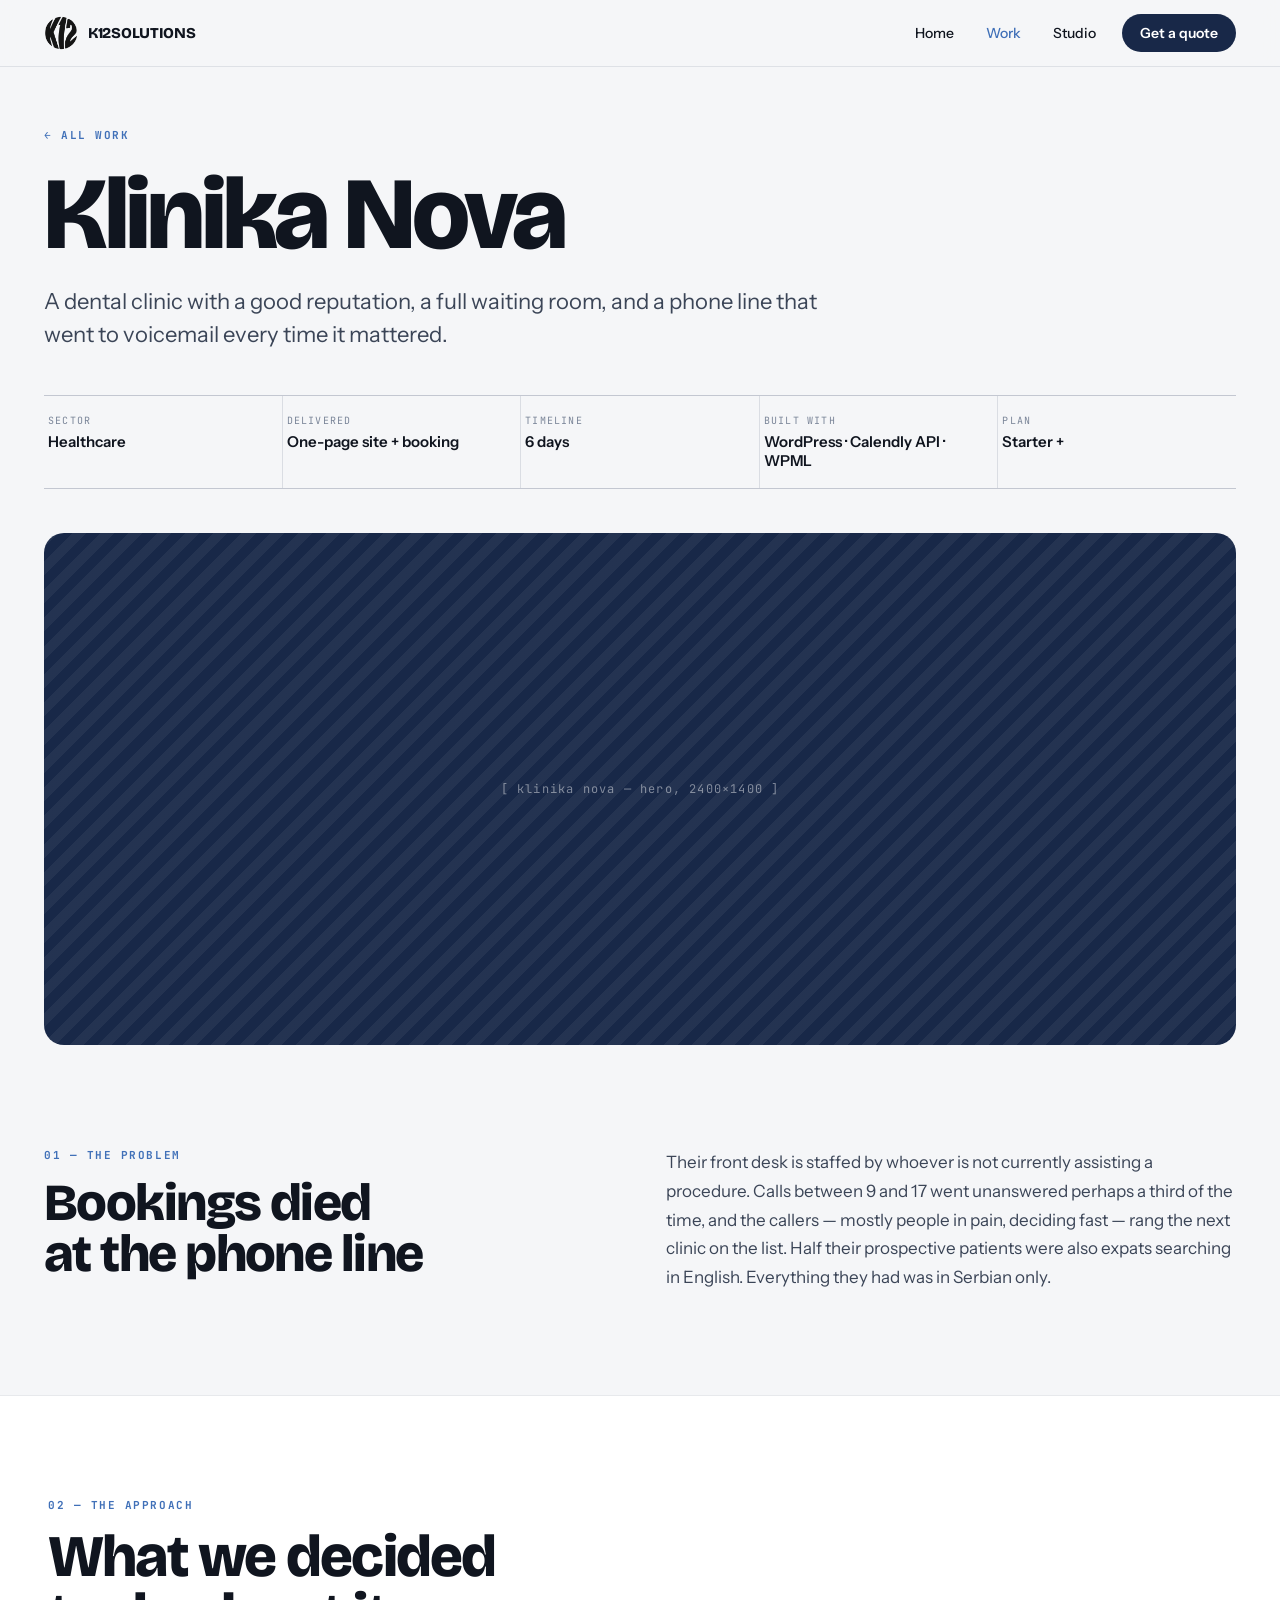
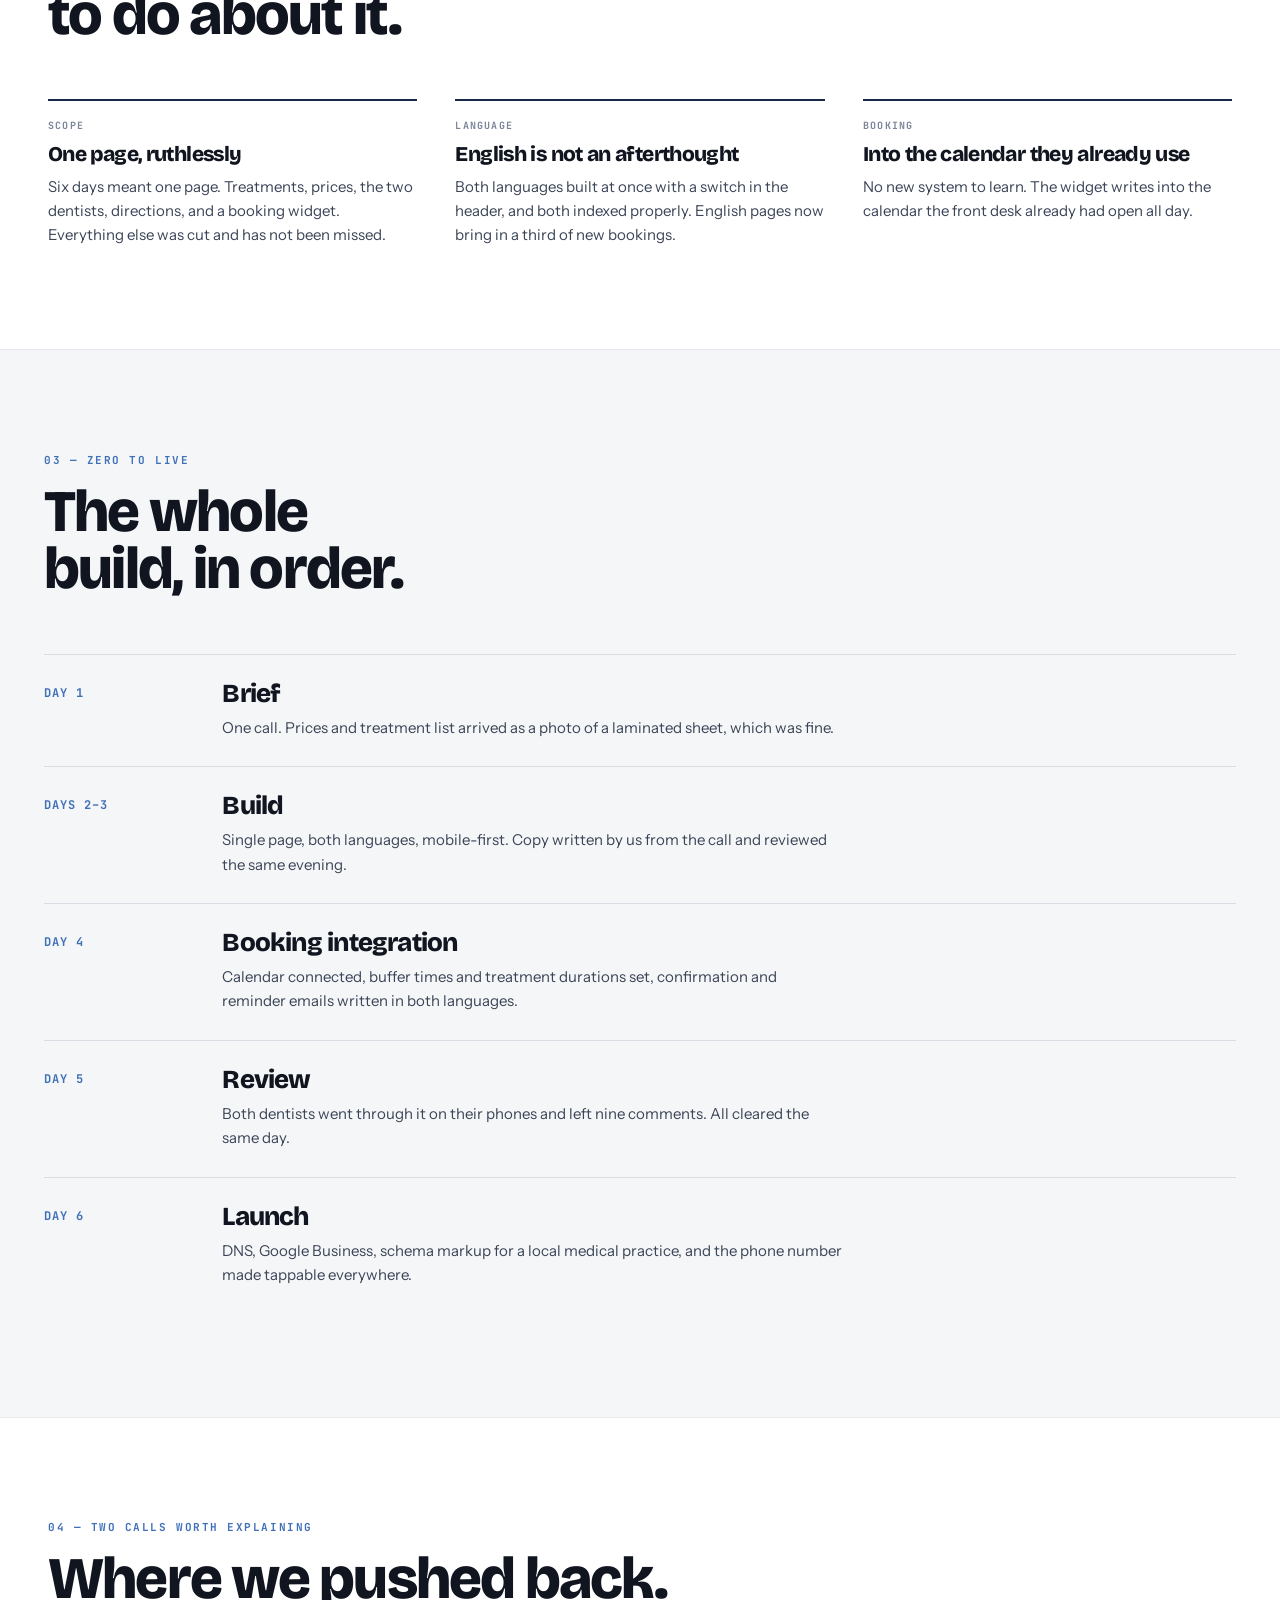
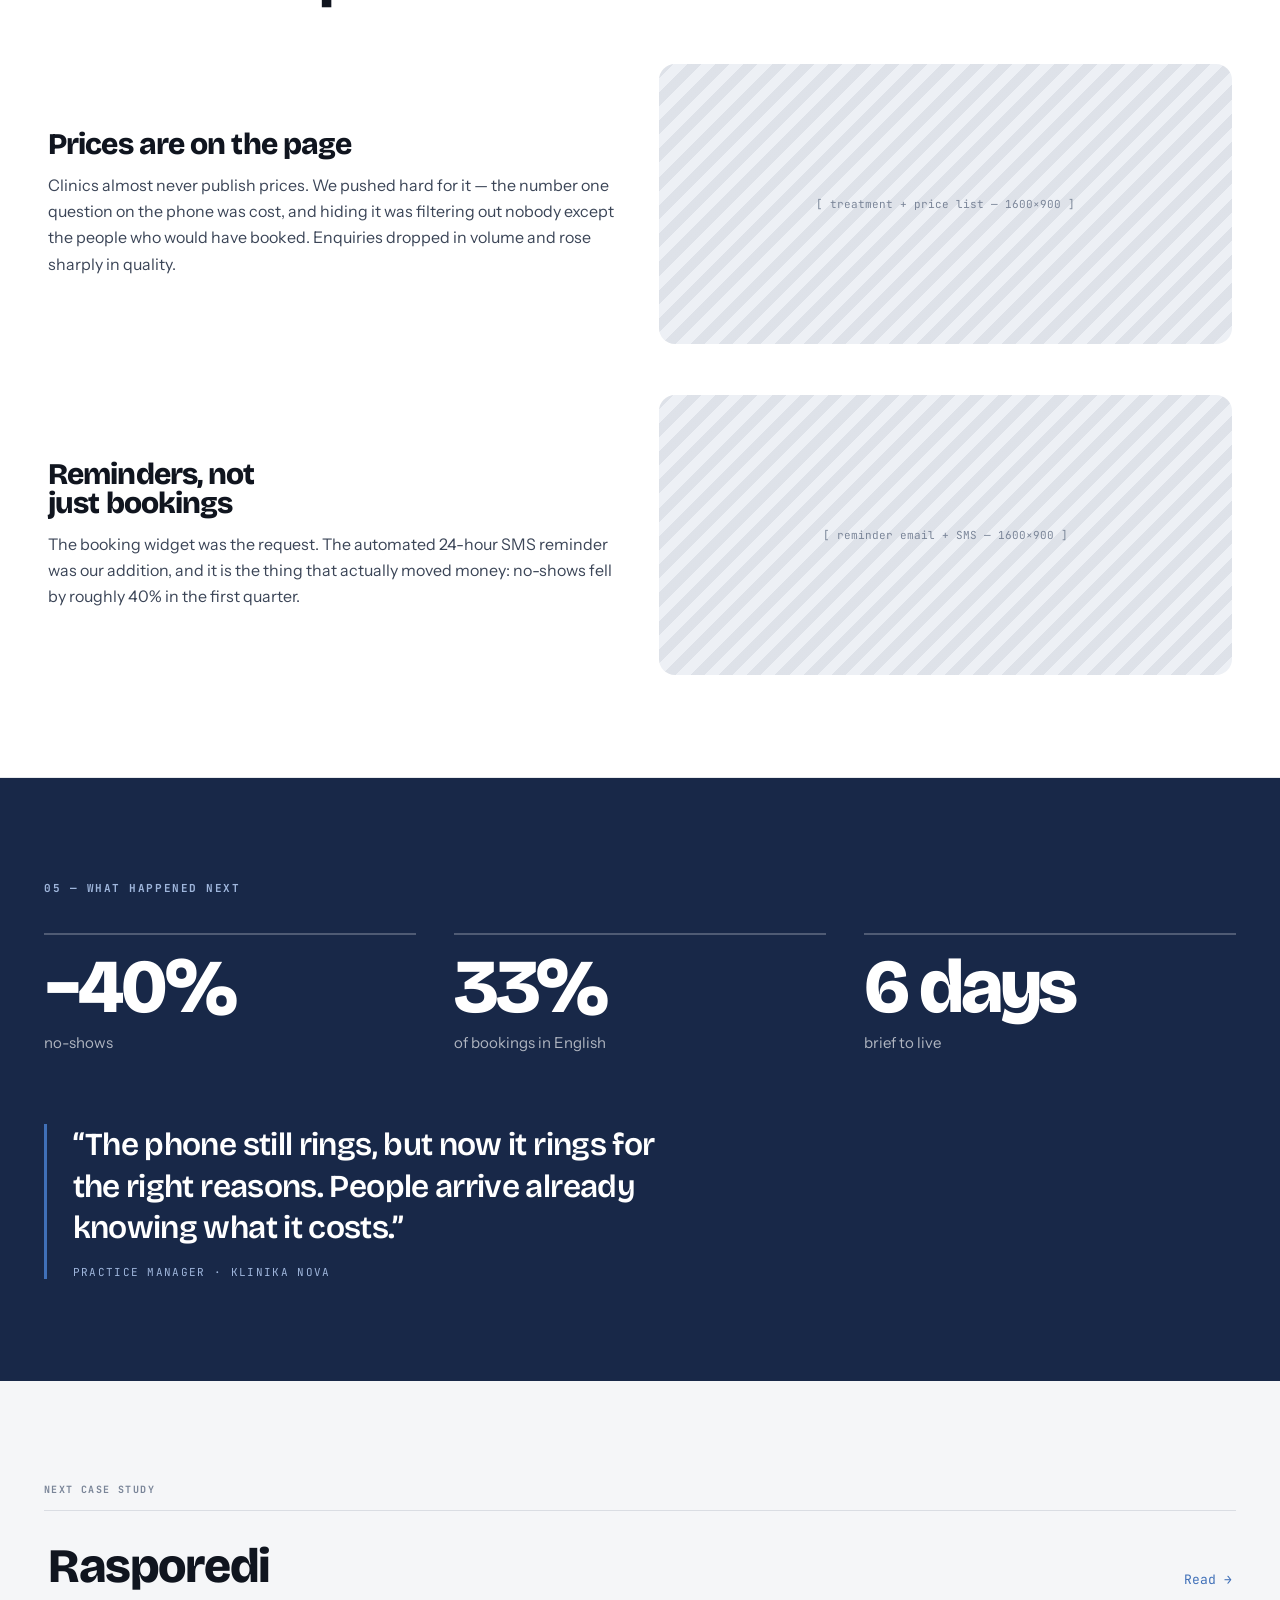
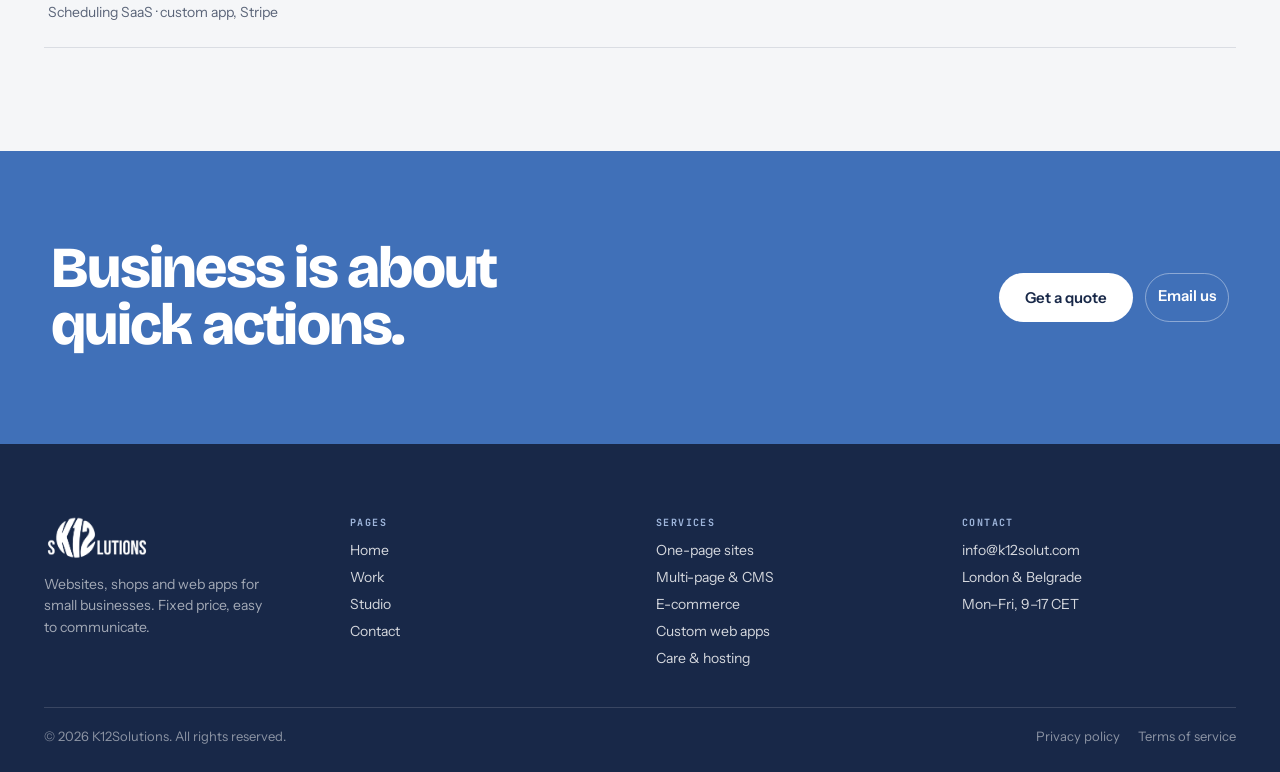
<file: case-nova.html>
<!doctype html>
<html lang="en">
  <head>
    <meta charset="utf-8" />
    <meta name="viewport" content="width=device-width, initial-scale=1" />
    <title>Klinika Nova case study — K12Solutions</title>
    <meta
      name="description"
      content="A dental clinic with a good reputation, a full waiting room, and a phone line that went to voicemail every time it mattered."
    />
    <link rel="preconnect" href="https://fonts.googleapis.com" />
    <link rel="preconnect" href="https://fonts.gstatic.com" crossorigin />
    <link
      href="https://fonts.googleapis.com/css2?family=Bricolage+Grotesque:opsz,wght@12..96,600;12..96,700;12..96,800&family=Instrument+Sans:wght@400;500;600&family=JetBrains+Mono:wght@500;700&display=swap"
      rel="stylesheet"
    />
    <link rel="stylesheet" href="assets/css/style.css" />
  </head>
  <body>
    <div class="page-wrap">
      <header class="site-header">
        <div class="header-inner">
          <a href="index.html" class="logo">
            <img
              src="assets/k12-mark.png"
              alt="K12Solutions"
              class="logo-mark"
            />
            <span class="logo-text">K12SOLUTIONS</span>
          </a>
          <nav class="nav-desktop">
            <a href="index.html" class="nav-link">Home</a>
            <a href="work.html" class="nav-link is-active">Work</a>
            <a href="about.html" class="nav-link">Studio</a>
            <a href="contact.html" class="nav-cta">Get a quote</a>
          </nav>
          <button class="nav-toggle" aria-label="Toggle menu">
            <span class="nav-toggle-bars"
              ><span class="nav-toggle-bar"></span
              ><span class="nav-toggle-bar"></span
              ><span class="nav-toggle-bar"></span
            ></span>
          </button>
        </div>
        <nav class="nav-mobile">
          <a href="index.html" class="nav-mobile-link">Home</a>
          <a href="work.html" class="nav-mobile-link">Work</a>
          <a href="about.html" class="nav-mobile-link">Studio</a>
          <a href="contact.html" class="nav-mobile-cta">Get a quote</a>
        </nav>
      </header>
      <main>
        <section class="container case-hero">
          <a href="work.html" class="case-back">&larr; All work</a>
          <h1 class="case-title">Klinika Nova</h1>
          <p class="case-lede">
            A dental clinic with a good reputation, a full waiting room, and a
            phone line that went to voicemail every time it mattered.
          </p>
        </section>
        <section class="container">
          <div class="case-meta-grid">
            <div class="case-meta-item">
              <div class="case-meta-label">Sector</div>
              <div class="case-meta-value">Healthcare</div>
            </div>
            <div class="case-meta-item">
              <div class="case-meta-label">Delivered</div>
              <div class="case-meta-value">One-page site + booking</div>
            </div>
            <div class="case-meta-item">
              <div class="case-meta-label">Timeline</div>
              <div class="case-meta-value">6 days</div>
            </div>
            <div class="case-meta-item">
              <div class="case-meta-label">Built with</div>
              <div class="case-meta-value">
                WordPress &middot; Calendly API &middot; WPML
              </div>
            </div>
            <div class="case-meta-item">
              <div class="case-meta-label">Plan</div>
              <div class="case-meta-value">Starter +</div>
            </div>
          </div>
        </section>
        <section class="container case-media-wrap">
          <div class="case-media">
            <span class="case-media-label"
              >[ klinika nova &mdash; hero, 2400&times;1400 ]</span
            >
          </div>
        </section>

        <section class="container case-section">
          <div class="problem-grid">
            <div>
              <div class="case-section-tag">01 &mdash; The problem</div>
              <h2 class="problem-title">Bookings died at the phone line</h2>
            </div>
            <p class="problem-text">
              Their front desk is staffed by whoever is not currently assisting
              a procedure. Calls between 9 and 17 went unanswered perhaps a
              third of the time, and the callers &mdash; mostly people in pain,
              deciding fast &mdash; rang the next clinic on the list. Half their
              prospective patients were also expats searching in English.
              Everything they had was in Serbian only.
            </p>
          </div>
        </section>

        <section class="case-section on-white">
          <div class="container">
            <div class="case-section-tag">02 &mdash; The approach</div>
            <h2 class="approach-title">What we decided to do about it.</h2>
            <div class="approach-grid">
              <div class="approach-item">
                <div class="approach-label">Scope</div>
                <h3 class="approach-heading">One page, ruthlessly</h3>
                <p class="approach-text">
                  Six days meant one page. Treatments, prices, the two dentists,
                  directions, and a booking widget. Everything else was cut and
                  has not been missed.
                </p>
              </div>
              <div class="approach-item">
                <div class="approach-label">Language</div>
                <h3 class="approach-heading">English is not an afterthought</h3>
                <p class="approach-text">
                  Both languages built at once with a switch in the header, and
                  both indexed properly. English pages now bring in a third of
                  new bookings.
                </p>
              </div>
              <div class="approach-item">
                <div class="approach-label">Booking</div>
                <h3 class="approach-heading">
                  Into the calendar they already use
                </h3>
                <p class="approach-text">
                  No new system to learn. The widget writes into the calendar
                  the front desk already had open all day.
                </p>
              </div>
            </div>
          </div>
        </section>

        <section class="container case-section">
          <div class="case-section-tag">03 &mdash; Zero to live</div>
          <h2 class="days-title">The whole build, in order.</h2>
          <div class="days-list">
            <div class="day-row">
              <div class="day-range">Day 1</div>
              <div>
                <h3 class="day-heading">Brief</h3>
                <p class="day-text">
                  One call. Prices and treatment list arrived as a photo of a
                  laminated sheet, which was fine.
                </p>
              </div>
            </div>
            <div class="day-row">
              <div class="day-range">Days 2&ndash;3</div>
              <div>
                <h3 class="day-heading">Build</h3>
                <p class="day-text">
                  Single page, both languages, mobile-first. Copy written by us
                  from the call and reviewed the same evening.
                </p>
              </div>
            </div>
            <div class="day-row">
              <div class="day-range">Day 4</div>
              <div>
                <h3 class="day-heading">Booking integration</h3>
                <p class="day-text">
                  Calendar connected, buffer times and treatment durations set,
                  confirmation and reminder emails written in both languages.
                </p>
              </div>
            </div>
            <div class="day-row">
              <div class="day-range">Day 5</div>
              <div>
                <h3 class="day-heading">Review</h3>
                <p class="day-text">
                  Both dentists went through it on their phones and left nine
                  comments. All cleared the same day.
                </p>
              </div>
            </div>
            <div class="day-row">
              <div class="day-range">Day 6</div>
              <div>
                <h3 class="day-heading">Launch</h3>
                <p class="day-text">
                  DNS, Google Business, schema markup for a local medical
                  practice, and the phone number made tappable everywhere.
                </p>
              </div>
            </div>
          </div>
        </section>

        <section class="case-section on-white">
          <div class="container">
            <div class="case-section-tag">
              04 &mdash; Two calls worth explaining
            </div>
            <h2 class="decisions-title">Where we pushed back.</h2>
            <div class="decisions-list">
              <div class="decision-row">
                <div>
                  <h3 class="decision-heading">Prices are on the page</h3>
                  <p class="decision-text">
                    Clinics almost never publish prices. We pushed hard for it
                    &mdash; the number one question on the phone was cost, and
                    hiding it was filtering out nobody except the people who
                    would have booked. Enquiries dropped in volume and rose
                    sharply in quality.
                  </p>
                </div>
                <div class="decision-media">
                  <span class="decision-media-label"
                    >[ treatment + price list &mdash; 1600&times;900 ]</span
                  >
                </div>
              </div>
              <div class="decision-row">
                <div>
                  <h3 class="decision-heading">Reminders, not just bookings</h3>
                  <p class="decision-text">
                    The booking widget was the request. The automated 24-hour
                    SMS reminder was our addition, and it is the thing that
                    actually moved money: no-shows fell by roughly 40% in the
                    first quarter.
                  </p>
                </div>
                <div class="decision-media">
                  <span class="decision-media-label"
                    >[ reminder email + SMS &mdash; 1600&times;900 ]</span
                  >
                </div>
              </div>
            </div>
          </div>
        </section>

        <section class="case-section on-navy">
          <div class="container results-inner">
            <div class="case-section-tag">05 &mdash; What happened next</div>
            <div class="results-grid">
              <div class="result-item">
                <div class="result-num">&minus;40%</div>
                <div class="result-label">no-shows</div>
              </div>
              <div class="result-item">
                <div class="result-num">33%</div>
                <div class="result-label">of bookings in English</div>
              </div>
              <div class="result-item">
                <div class="result-num">6 days</div>
                <div class="result-label">brief to live</div>
              </div>
            </div>
            <blockquote class="quote-block">
              <p class="quote-text">
                &ldquo;The phone still rings, but now it rings for the right
                reasons. People arrive already knowing what it costs.&rdquo;
              </p>
              <footer class="quote-footer">
                Practice manager &middot; Klinika Nova
              </footer>
            </blockquote>
          </div>
        </section>

        <section class="container case-section">
          <div class="next-case-tag">Next case study</div>
          <a href="case-rasporedi.html" class="next-case-link">
            <span
              ><span class="next-case-name">Rasporedi</span
              ><span class="next-case-meta"
                >Scheduling SaaS &middot; custom app, Stripe</span
              ></span
            >
            <span class="next-case-arrow">Read &rarr;</span>
          </a>
        </section>
      </main>
      <section class="cta-section">
        <div class="cta-inner">
          <h2 class="cta-title">Business is about quick actions.</h2>
          <div class="cta-actions">
            <a href="contact.html" class="btn btn-light">Get a quote</a>
            <a href="mailto:hello@k12solut.com" class="btn btn-outline-light"
              >Email us</a
            >
          </div>
        </div>
      </section>
      <footer class="site-footer">
        <div class="container footer-inner">
          <div class="footer-grid">
            <div>
              <img
                src="assets/k12-wordmark-white.png"
                alt="K12Solutions"
                class="footer-logo"
              />
              <p class="footer-tagline">
                Websites, shops and web apps for small businesses. Fixed price,
                easy to communicate.
              </p>
            </div>
            <div>
              <div class="footer-col-title">Pages</div>
              <ul class="footer-links">
                <li><a href="index.html">Home</a></li>
                <li><a href="work.html">Work</a></li>
                <li><a href="about.html">Studio</a></li>
                <li><a href="contact.html">Contact</a></li>
              </ul>
            </div>
            <div>
              <div class="footer-col-title">Services</div>
              <ul class="footer-links">
                <li>One-page sites</li>
                <li>Multi-page &amp; CMS</li>
                <li>E-commerce</li>
                <li>Custom web apps</li>
                <li>Care &amp; hosting</li>
              </ul>
            </div>
            <div>
              <div class="footer-col-title">Contact</div>
              <ul class="footer-links">
                <li>
                  <a href="mailto:hello@k12solut.com">info@k12solut.com</a>
                </li>
                <li>London &amp; Belgrade</li>
                <li>Mon&ndash;Fri, 9&ndash;17 CET</li>
              </ul>
            </div>
          </div>
          <div class="footer-bottom">
            <span>&copy; 2026 K12Solutions. All rights reserved.</span
            ><span class="footer-legal"
              ><a href="#">Privacy policy</a
              ><a href="#">Terms of service</a></span
            >
          </div>
        </div>
      </footer>
    </div>
    <!-- Main JS -->
    <script src="assets/js/script.js"></script>
  </body>
</html>
</file>
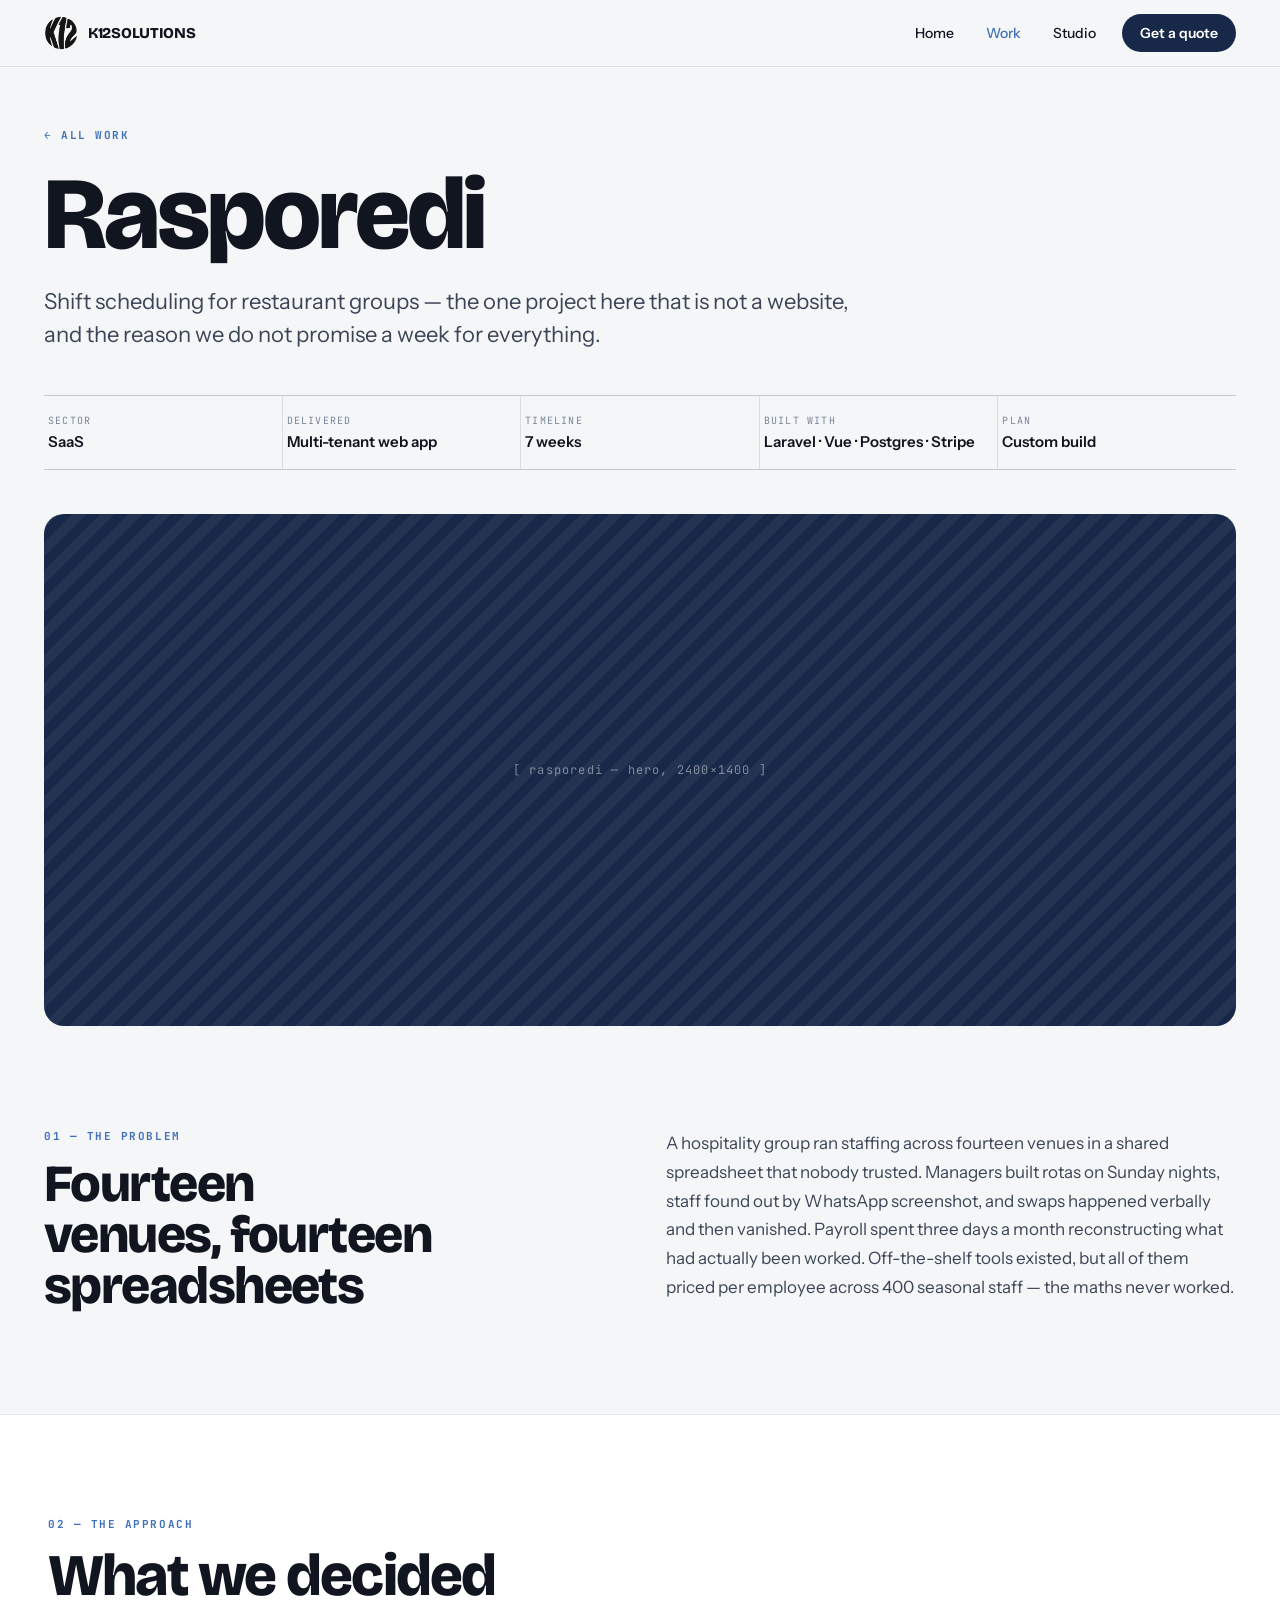
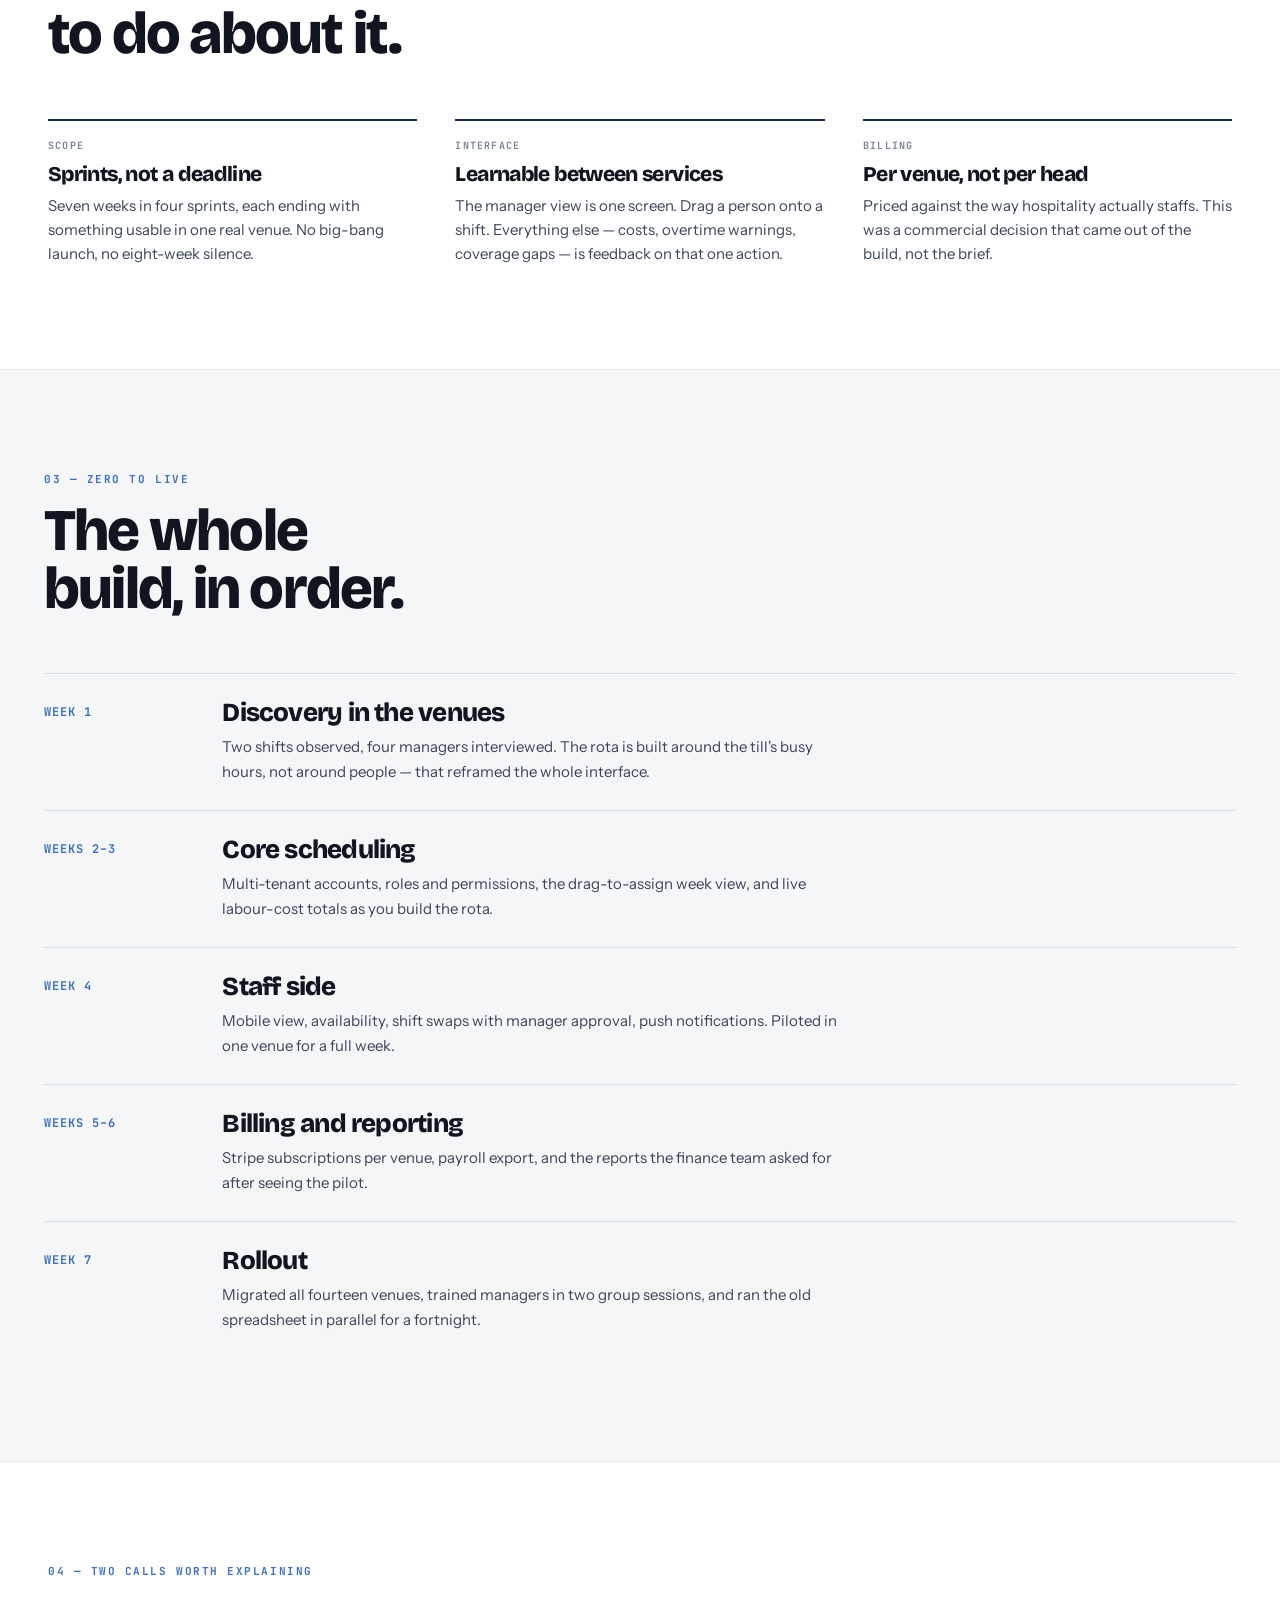
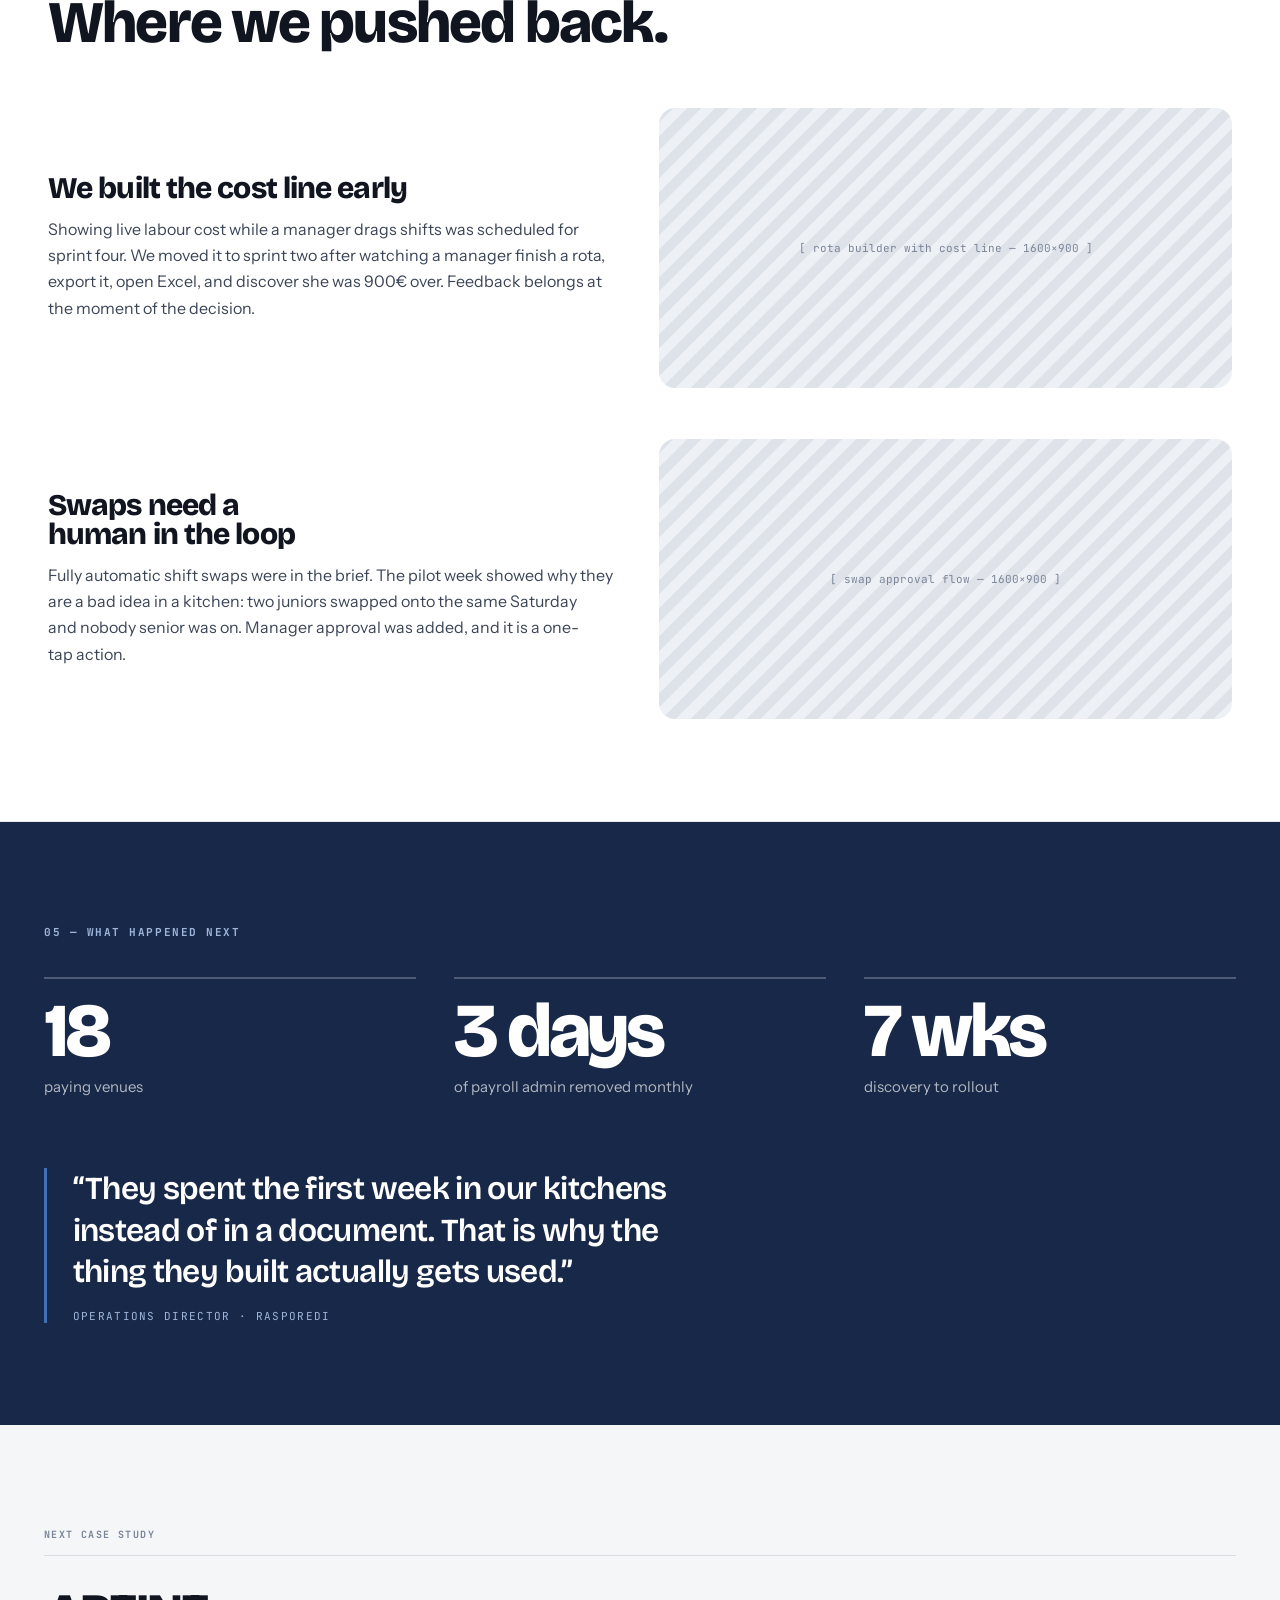
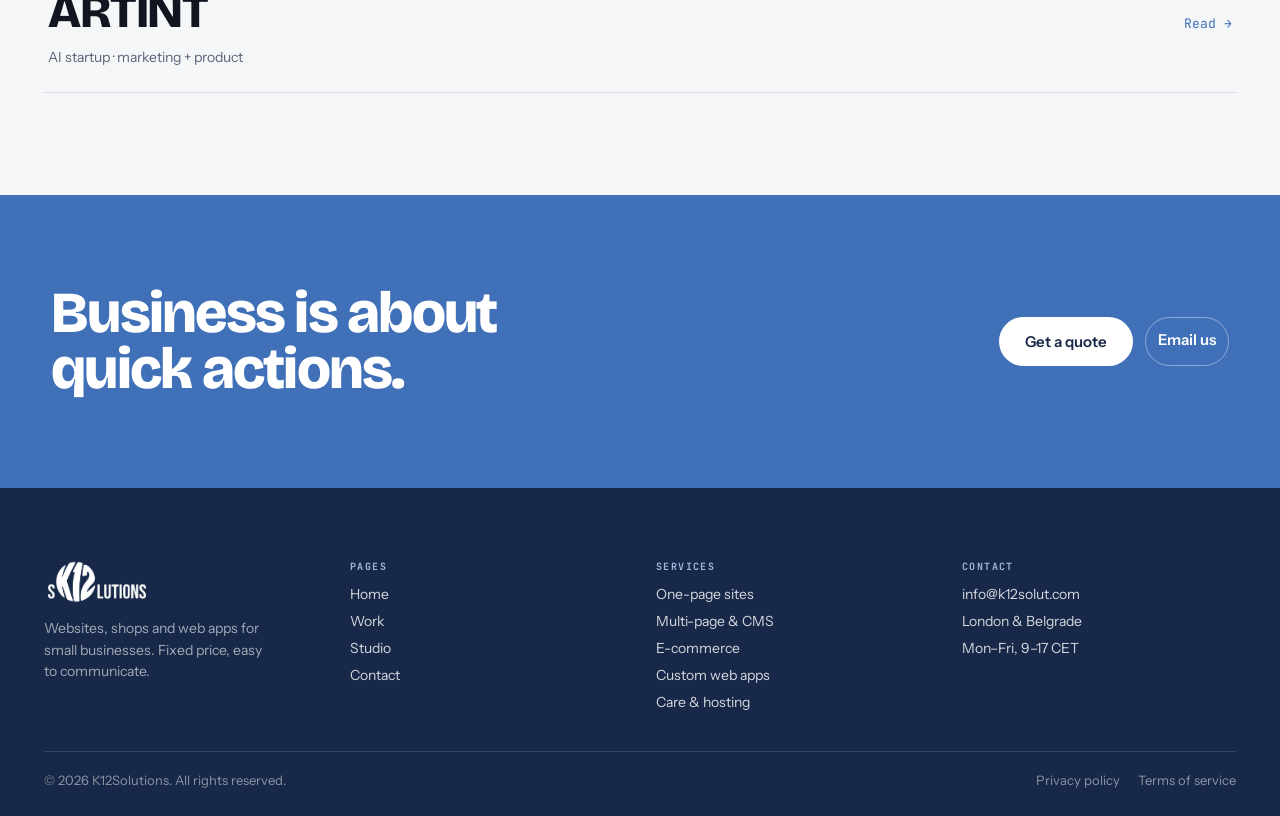
<file: case-rasporedi.html>
<!doctype html>
<html lang="en">
  <head>
    <meta charset="utf-8" />
    <meta name="viewport" content="width=device-width, initial-scale=1" />
    <title>Rasporedi case study — K12Solutions</title>
    <meta
      name="description"
      content="Shift scheduling for restaurant groups - the one project here that is not a website, and the reason we do not promise a week for everything."
    />
    <link rel="preconnect" href="https://fonts.googleapis.com" />
    <link rel="preconnect" href="https://fonts.gstatic.com" crossorigin />
    <link
      href="https://fonts.googleapis.com/css2?family=Bricolage+Grotesque:opsz,wght@12..96,600;12..96,700;12..96,800&family=Instrument+Sans:wght@400;500;600&family=JetBrains+Mono:wght@500;700&display=swap"
      rel="stylesheet"
    />
    <link rel="stylesheet" href="assets/css/style.css" />
  </head>
  <body>
    <div class="page-wrap">
      <header class="site-header">
        <div class="header-inner">
          <a href="index.html" class="logo">
            <img
              src="assets/k12-mark.png"
              alt="K12Solutions"
              class="logo-mark"
            />
            <span class="logo-text">K12SOLUTIONS</span>
          </a>
          <nav class="nav-desktop">
            <a href="index.html" class="nav-link">Home</a>
            <a href="work.html" class="nav-link is-active">Work</a>
            <a href="about.html" class="nav-link">Studio</a>
            <a href="contact.html" class="nav-cta">Get a quote</a>
          </nav>
          <button class="nav-toggle" aria-label="Toggle menu">
            <span class="nav-toggle-bars"
              ><span class="nav-toggle-bar"></span
              ><span class="nav-toggle-bar"></span
              ><span class="nav-toggle-bar"></span
            ></span>
          </button>
        </div>
        <nav class="nav-mobile">
          <a href="index.html" class="nav-mobile-link">Home</a>
          <a href="work.html" class="nav-mobile-link">Work</a>
          <a href="about.html" class="nav-mobile-link">Studio</a>
          <a href="contact.html" class="nav-mobile-cta">Get a quote</a>
        </nav>
      </header>
      <main>
        <section class="container case-hero">
          <a href="work.html" class="case-back">&larr; All work</a>
          <h1 class="case-title">Rasporedi</h1>
          <p class="case-lede">
            Shift scheduling for restaurant groups &mdash; the one project here
            that is not a website, and the reason we do not promise a week for
            everything.
          </p>
        </section>
        <section class="container">
          <div class="case-meta-grid">
            <div class="case-meta-item">
              <div class="case-meta-label">Sector</div>
              <div class="case-meta-value">SaaS</div>
            </div>
            <div class="case-meta-item">
              <div class="case-meta-label">Delivered</div>
              <div class="case-meta-value">Multi-tenant web app</div>
            </div>
            <div class="case-meta-item">
              <div class="case-meta-label">Timeline</div>
              <div class="case-meta-value">7 weeks</div>
            </div>
            <div class="case-meta-item">
              <div class="case-meta-label">Built with</div>
              <div class="case-meta-value">
                Laravel &middot; Vue &middot; Postgres &middot; Stripe
              </div>
            </div>
            <div class="case-meta-item">
              <div class="case-meta-label">Plan</div>
              <div class="case-meta-value">Custom build</div>
            </div>
          </div>
        </section>
        <section class="container case-media-wrap">
          <div class="case-media">
            <span class="case-media-label"
              >[ rasporedi &mdash; hero, 2400&times;1400 ]</span
            >
          </div>
        </section>

        <section class="container case-section">
          <div class="problem-grid">
            <div>
              <div class="case-section-tag">01 &mdash; The problem</div>
              <h2 class="problem-title">
                Fourteen venues, fourteen spreadsheets
              </h2>
            </div>
            <p class="problem-text">
              A hospitality group ran staffing across fourteen venues in a
              shared spreadsheet that nobody trusted. Managers built rotas on
              Sunday nights, staff found out by WhatsApp screenshot, and swaps
              happened verbally and then vanished. Payroll spent three days a
              month reconstructing what had actually been worked. Off-the-shelf
              tools existed, but all of them priced per employee across 400
              seasonal staff &mdash; the maths never worked.
            </p>
          </div>
        </section>

        <section class="case-section on-white">
          <div class="container">
            <div class="case-section-tag">02 &mdash; The approach</div>
            <h2 class="approach-title">What we decided to do about it.</h2>
            <div class="approach-grid">
              <div class="approach-item">
                <div class="approach-label">Scope</div>
                <h3 class="approach-heading">Sprints, not a deadline</h3>
                <p class="approach-text">
                  Seven weeks in four sprints, each ending with something usable
                  in one real venue. No big-bang launch, no eight-week silence.
                </p>
              </div>
              <div class="approach-item">
                <div class="approach-label">Interface</div>
                <h3 class="approach-heading">Learnable between services</h3>
                <p class="approach-text">
                  The manager view is one screen. Drag a person onto a shift.
                  Everything else &mdash; costs, overtime warnings, coverage
                  gaps &mdash; is feedback on that one action.
                </p>
              </div>
              <div class="approach-item">
                <div class="approach-label">Billing</div>
                <h3 class="approach-heading">Per venue, not per head</h3>
                <p class="approach-text">
                  Priced against the way hospitality actually staffs. This was a
                  commercial decision that came out of the build, not the brief.
                </p>
              </div>
            </div>
          </div>
        </section>

        <section class="container case-section">
          <div class="case-section-tag">03 &mdash; Zero to live</div>
          <h2 class="days-title">The whole build, in order.</h2>
          <div class="days-list">
            <div class="day-row">
              <div class="day-range">Week 1</div>
              <div>
                <h3 class="day-heading">Discovery in the venues</h3>
                <p class="day-text">
                  Two shifts observed, four managers interviewed. The rota is
                  built around the till's busy hours, not around people &mdash;
                  that reframed the whole interface.
                </p>
              </div>
            </div>
            <div class="day-row">
              <div class="day-range">Weeks 2&ndash;3</div>
              <div>
                <h3 class="day-heading">Core scheduling</h3>
                <p class="day-text">
                  Multi-tenant accounts, roles and permissions, the
                  drag-to-assign week view, and live labour-cost totals as you
                  build the rota.
                </p>
              </div>
            </div>
            <div class="day-row">
              <div class="day-range">Week 4</div>
              <div>
                <h3 class="day-heading">Staff side</h3>
                <p class="day-text">
                  Mobile view, availability, shift swaps with manager approval,
                  push notifications. Piloted in one venue for a full week.
                </p>
              </div>
            </div>
            <div class="day-row">
              <div class="day-range">Weeks 5&ndash;6</div>
              <div>
                <h3 class="day-heading">Billing and reporting</h3>
                <p class="day-text">
                  Stripe subscriptions per venue, payroll export, and the
                  reports the finance team asked for after seeing the pilot.
                </p>
              </div>
            </div>
            <div class="day-row">
              <div class="day-range">Week 7</div>
              <div>
                <h3 class="day-heading">Rollout</h3>
                <p class="day-text">
                  Migrated all fourteen venues, trained managers in two group
                  sessions, and ran the old spreadsheet in parallel for a
                  fortnight.
                </p>
              </div>
            </div>
          </div>
        </section>

        <section class="case-section on-white">
          <div class="container">
            <div class="case-section-tag">
              04 &mdash; Two calls worth explaining
            </div>
            <h2 class="decisions-title">Where we pushed back.</h2>
            <div class="decisions-list">
              <div class="decision-row">
                <div>
                  <h3 class="decision-heading">We built the cost line early</h3>
                  <p class="decision-text">
                    Showing live labour cost while a manager drags shifts was
                    scheduled for sprint four. We moved it to sprint two after
                    watching a manager finish a rota, export it, open Excel, and
                    discover she was 900&euro; over. Feedback belongs at the
                    moment of the decision.
                  </p>
                </div>
                <div class="decision-media">
                  <span class="decision-media-label"
                    >[ rota builder with cost line &mdash; 1600&times;900
                    ]</span
                  >
                </div>
              </div>
              <div class="decision-row">
                <div>
                  <h3 class="decision-heading">
                    Swaps need a human in the loop
                  </h3>
                  <p class="decision-text">
                    Fully automatic shift swaps were in the brief. The pilot
                    week showed why they are a bad idea in a kitchen: two
                    juniors swapped onto the same Saturday and nobody senior was
                    on. Manager approval was added, and it is a one-tap action.
                  </p>
                </div>
                <div class="decision-media">
                  <span class="decision-media-label"
                    >[ swap approval flow &mdash; 1600&times;900 ]</span
                  >
                </div>
              </div>
            </div>
          </div>
        </section>

        <section class="case-section on-navy">
          <div class="container results-inner">
            <div class="case-section-tag">05 &mdash; What happened next</div>
            <div class="results-grid">
              <div class="result-item">
                <div class="result-num">18</div>
                <div class="result-label">paying venues</div>
              </div>
              <div class="result-item">
                <div class="result-num">3 days</div>
                <div class="result-label">of payroll admin removed monthly</div>
              </div>
              <div class="result-item">
                <div class="result-num">7 wks</div>
                <div class="result-label">discovery to rollout</div>
              </div>
            </div>
            <blockquote class="quote-block">
              <p class="quote-text">
                &ldquo;They spent the first week in our kitchens instead of in a
                document. That is why the thing they built actually gets
                used.&rdquo;
              </p>
              <footer class="quote-footer">
                Operations director &middot; Rasporedi
              </footer>
            </blockquote>
          </div>
        </section>

        <section class="container case-section">
          <div class="next-case-tag">Next case study</div>
          <a href="case-artint.html" class="next-case-link">
            <span
              ><span class="next-case-name">ARTINT</span
              ><span class="next-case-meta"
                >AI startup &middot; marketing + product</span
              ></span
            >
            <span class="next-case-arrow">Read &rarr;</span>
          </a>
        </section>
      </main>
      <section class="cta-section">
        <div class="cta-inner">
          <h2 class="cta-title">Business is about quick actions.</h2>
          <div class="cta-actions">
            <a href="contact.html" class="btn btn-light">Get a quote</a>
            <a href="mailto:hello@k12solut.com" class="btn btn-outline-light"
              >Email us</a
            >
          </div>
        </div>
      </section>
      <footer class="site-footer">
        <div class="container footer-inner">
          <div class="footer-grid">
            <div>
              <img
                src="assets/k12-wordmark-white.png"
                alt="K12Solutions"
                class="footer-logo"
              />
              <p class="footer-tagline">
                Websites, shops and web apps for small businesses. Fixed price,
                easy to communicate.
              </p>
            </div>
            <div>
              <div class="footer-col-title">Pages</div>
              <ul class="footer-links">
                <li><a href="index.html">Home</a></li>
                <li><a href="work.html">Work</a></li>
                <li><a href="about.html">Studio</a></li>
                <li><a href="contact.html">Contact</a></li>
              </ul>
            </div>
            <div>
              <div class="footer-col-title">Services</div>
              <ul class="footer-links">
                <li>One-page sites</li>
                <li>Multi-page &amp; CMS</li>
                <li>E-commerce</li>
                <li>Custom web apps</li>
                <li>Care &amp; hosting</li>
              </ul>
            </div>
            <div>
              <div class="footer-col-title">Contact</div>
              <ul class="footer-links">
                <li>
                  <a href="mailto:hello@k12solut.com">info@k12solut.com</a>
                </li>
                <li>London &amp; Belgrade</li>
                <li>Mon&ndash;Fri, 9&ndash;17 CET</li>
              </ul>
            </div>
          </div>
          <div class="footer-bottom">
            <span>&copy; 2026 K12Solutions. All rights reserved.</span
            ><span class="footer-legal"
              ><a href="#">Privacy policy</a
              ><a href="#">Terms of service</a></span
            >
          </div>
        </div>
      </footer>
    </div>
    <!-- Main JS -->
    <script src="assets/js/script.js"></script>
  </body>
</html>
</file>
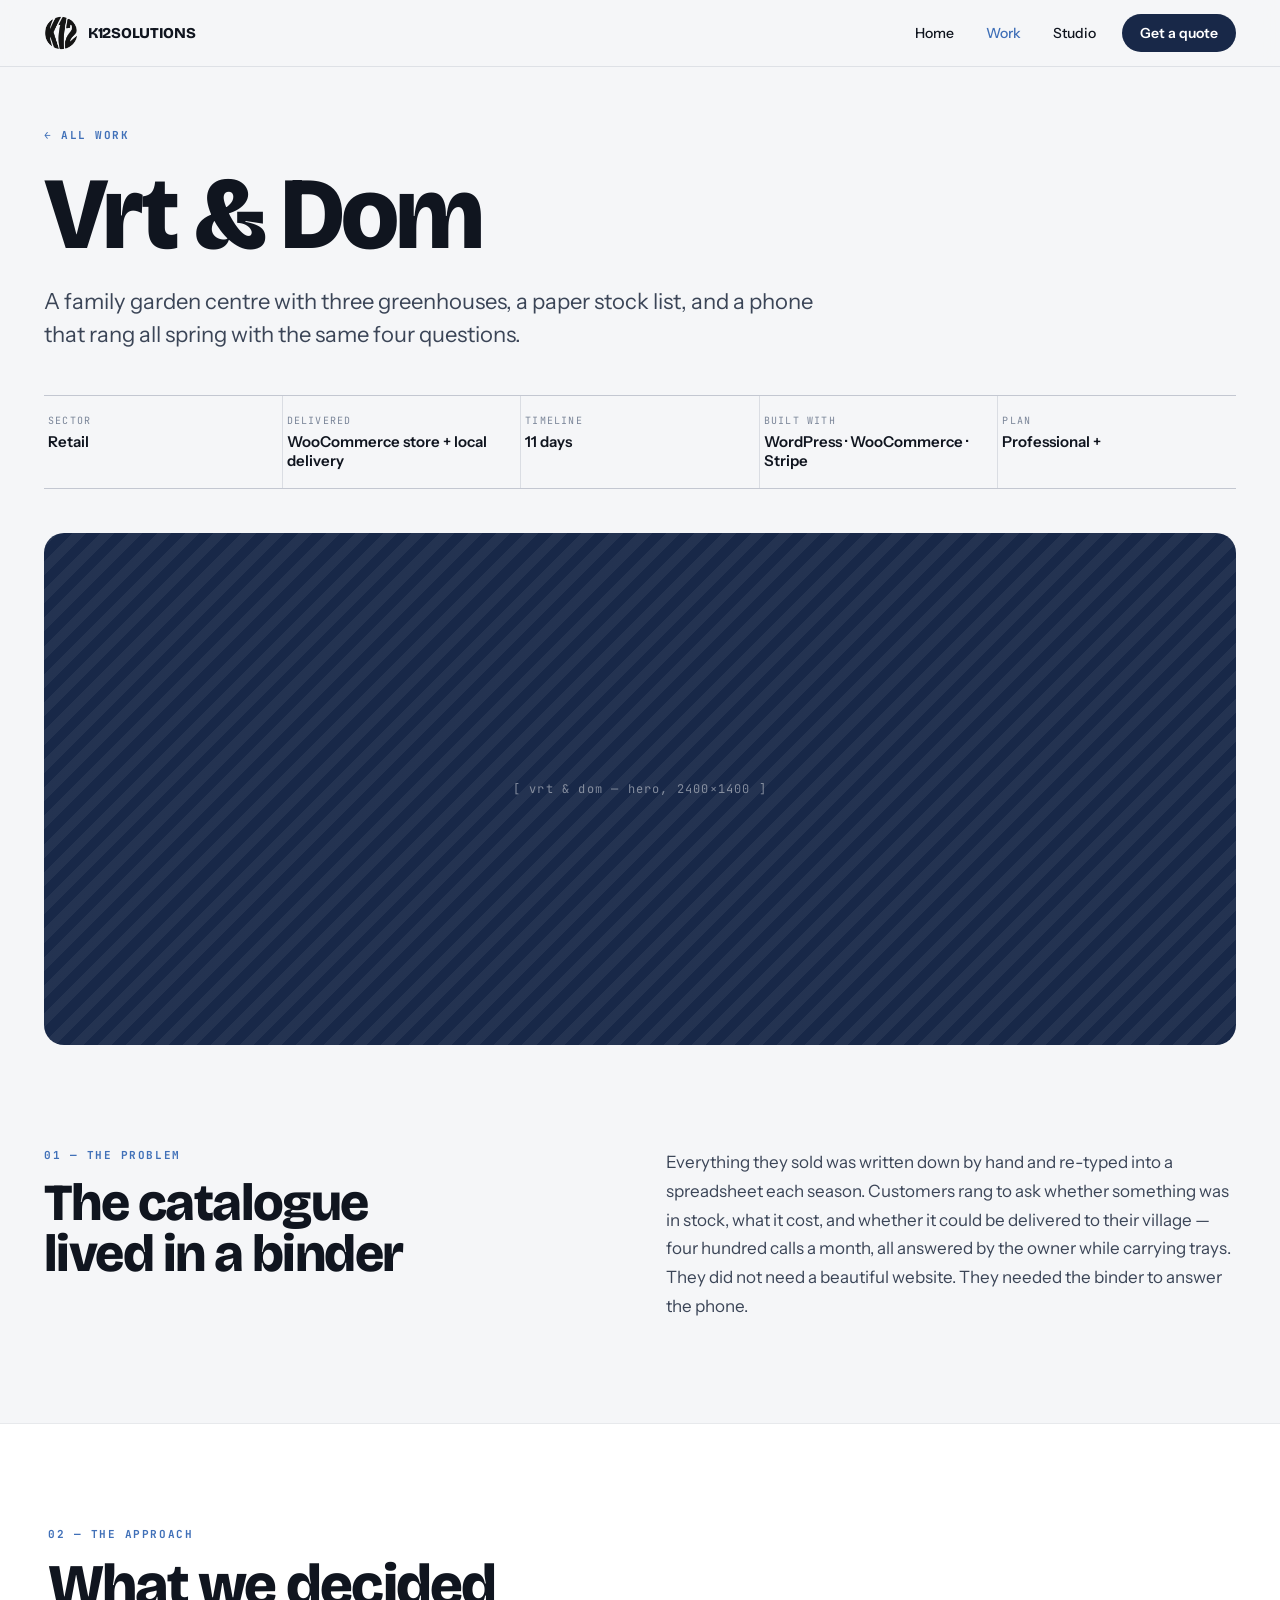
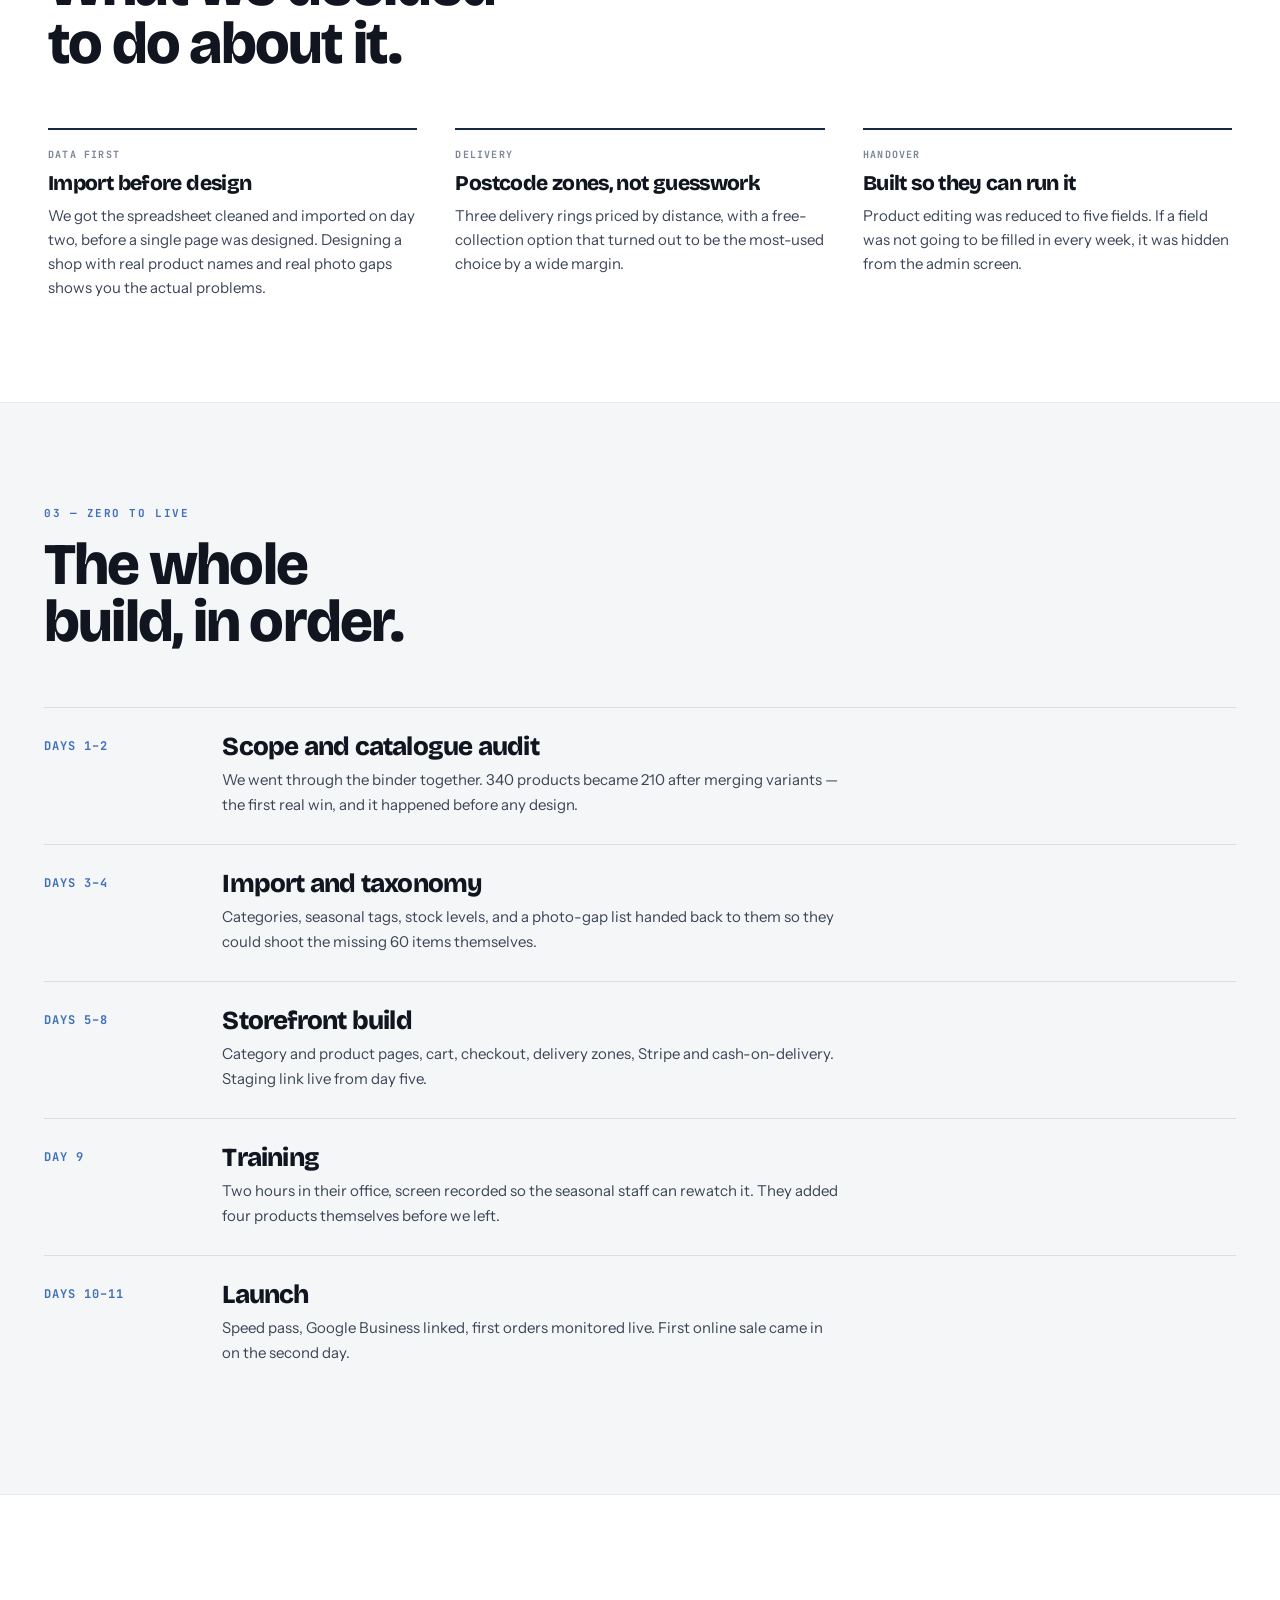
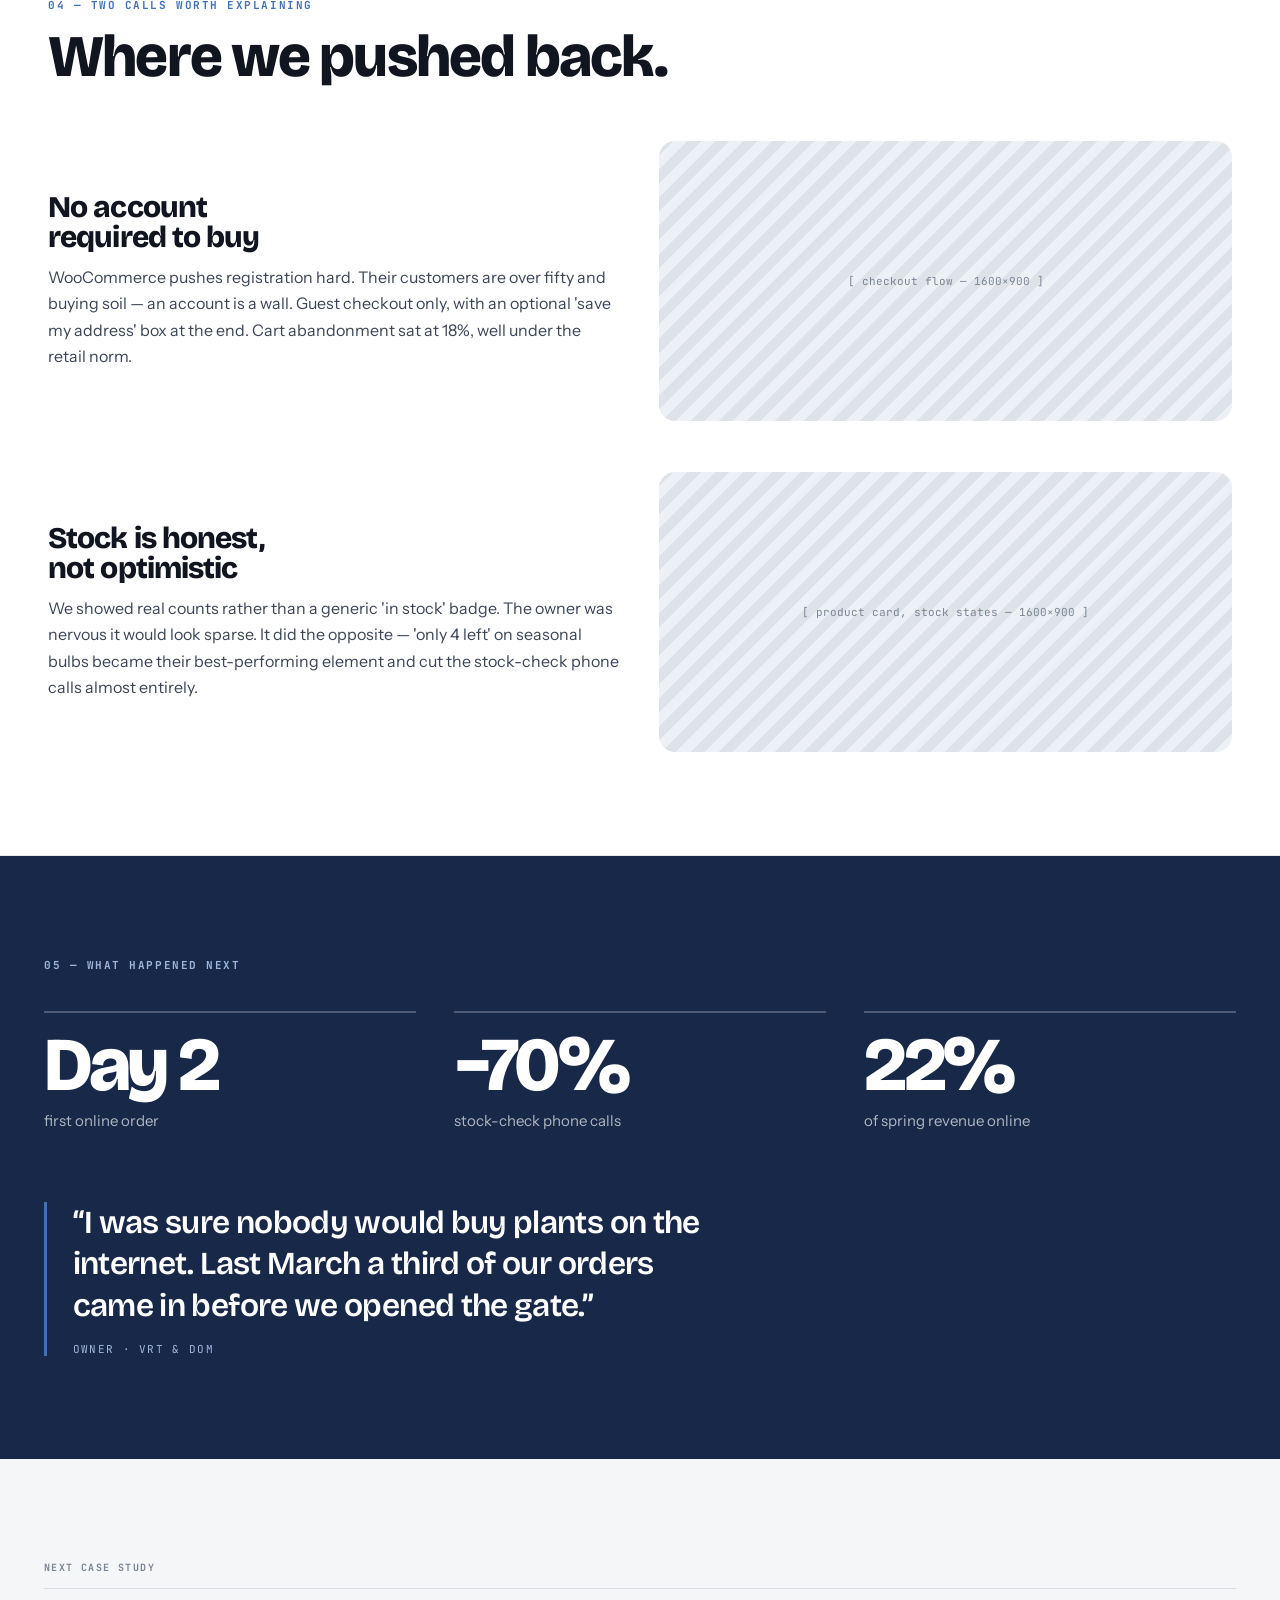
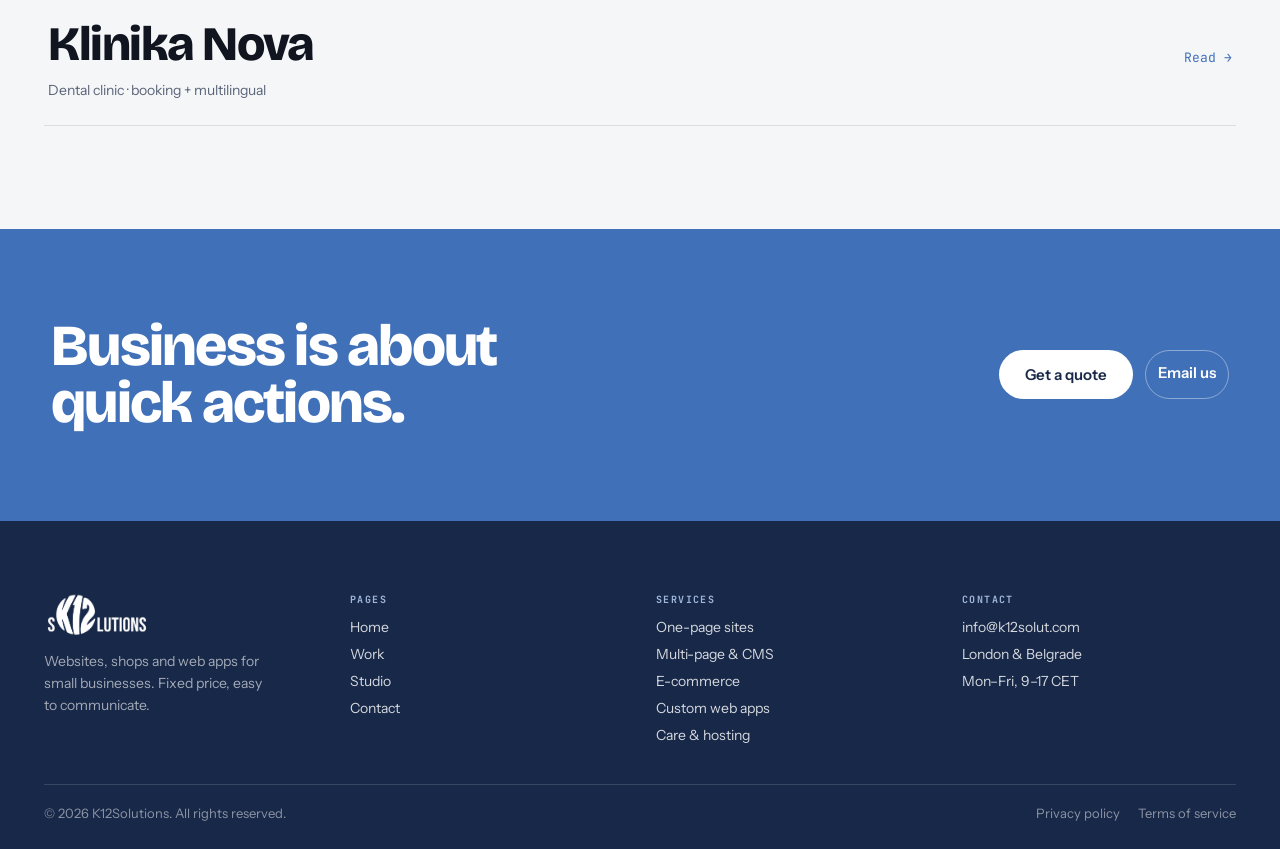
<file: case-vrt.html>
<!doctype html>
<html lang="en">
  <head>
    <meta charset="utf-8" />
    <meta name="viewport" content="width=device-width, initial-scale=1" />
    <title>Vrt &amp; Dom case study — K12Solutions</title>
    <meta
      name="description"
      content="A family garden centre with three greenhouses, a paper stock list, and a phone that rang all spring with the same four questions."
    />
    <link rel="preconnect" href="https://fonts.googleapis.com" />
    <link rel="preconnect" href="https://fonts.gstatic.com" crossorigin />
    <link
      href="https://fonts.googleapis.com/css2?family=Bricolage+Grotesque:opsz,wght@12..96,600;12..96,700;12..96,800&family=Instrument+Sans:wght@400;500;600&family=JetBrains+Mono:wght@500;700&display=swap"
      rel="stylesheet"
    />
    <link rel="stylesheet" href="assets/css/style.css" />
  </head>
  <body>
    <div class="page-wrap">
      <header class="site-header">
        <div class="header-inner">
          <a href="index.html" class="logo">
            <img
              src="assets/k12-mark.png"
              alt="K12Solutions"
              class="logo-mark"
            />
            <span class="logo-text">K12SOLUTIONS</span>
          </a>
          <nav class="nav-desktop">
            <a href="index.html" class="nav-link">Home</a>
            <a href="work.html" class="nav-link is-active">Work</a>
            <a href="about.html" class="nav-link">Studio</a>
            <a href="contact.html" class="nav-cta">Get a quote</a>
          </nav>
          <button class="nav-toggle" aria-label="Toggle menu">
            <span class="nav-toggle-bars"
              ><span class="nav-toggle-bar"></span
              ><span class="nav-toggle-bar"></span
              ><span class="nav-toggle-bar"></span
            ></span>
          </button>
        </div>
        <nav class="nav-mobile">
          <a href="index.html" class="nav-mobile-link">Home</a>
          <a href="work.html" class="nav-mobile-link">Work</a>
          <a href="about.html" class="nav-mobile-link">Studio</a>
          <a href="contact.html" class="nav-mobile-cta">Get a quote</a>
        </nav>
      </header>
      <main>
        <section class="container case-hero">
          <a href="work.html" class="case-back">&larr; All work</a>
          <h1 class="case-title">Vrt &amp; Dom</h1>
          <p class="case-lede">
            A family garden centre with three greenhouses, a paper stock list,
            and a phone that rang all spring with the same four questions.
          </p>
        </section>
        <section class="container">
          <div class="case-meta-grid">
            <div class="case-meta-item">
              <div class="case-meta-label">Sector</div>
              <div class="case-meta-value">Retail</div>
            </div>
            <div class="case-meta-item">
              <div class="case-meta-label">Delivered</div>
              <div class="case-meta-value">
                WooCommerce store + local delivery
              </div>
            </div>
            <div class="case-meta-item">
              <div class="case-meta-label">Timeline</div>
              <div class="case-meta-value">11 days</div>
            </div>
            <div class="case-meta-item">
              <div class="case-meta-label">Built with</div>
              <div class="case-meta-value">
                WordPress &middot; WooCommerce &middot; Stripe
              </div>
            </div>
            <div class="case-meta-item">
              <div class="case-meta-label">Plan</div>
              <div class="case-meta-value">Professional +</div>
            </div>
          </div>
        </section>
        <section class="container case-media-wrap">
          <div class="case-media">
            <span class="case-media-label"
              >[ vrt &amp; dom &mdash; hero, 2400&times;1400 ]</span
            >
          </div>
        </section>

        <section class="container case-section">
          <div class="problem-grid">
            <div>
              <div class="case-section-tag">01 &mdash; The problem</div>
              <h2 class="problem-title">The catalogue lived in a binder</h2>
            </div>
            <p class="problem-text">
              Everything they sold was written down by hand and re-typed into a
              spreadsheet each season. Customers rang to ask whether something
              was in stock, what it cost, and whether it could be delivered to
              their village &mdash; four hundred calls a month, all answered by
              the owner while carrying trays. They did not need a beautiful
              website. They needed the binder to answer the phone.
            </p>
          </div>
        </section>

        <section class="case-section on-white">
          <div class="container">
            <div class="case-section-tag">02 &mdash; The approach</div>
            <h2 class="approach-title">What we decided to do about it.</h2>
            <div class="approach-grid">
              <div class="approach-item">
                <div class="approach-label">Data first</div>
                <h3 class="approach-heading">Import before design</h3>
                <p class="approach-text">
                  We got the spreadsheet cleaned and imported on day two, before
                  a single page was designed. Designing a shop with real product
                  names and real photo gaps shows you the actual problems.
                </p>
              </div>
              <div class="approach-item">
                <div class="approach-label">Delivery</div>
                <h3 class="approach-heading">Postcode zones, not guesswork</h3>
                <p class="approach-text">
                  Three delivery rings priced by distance, with a
                  free-collection option that turned out to be the most-used
                  choice by a wide margin.
                </p>
              </div>
              <div class="approach-item">
                <div class="approach-label">Handover</div>
                <h3 class="approach-heading">Built so they can run it</h3>
                <p class="approach-text">
                  Product editing was reduced to five fields. If a field was not
                  going to be filled in every week, it was hidden from the admin
                  screen.
                </p>
              </div>
            </div>
          </div>
        </section>

        <section class="container case-section">
          <div class="case-section-tag">03 &mdash; Zero to live</div>
          <h2 class="days-title">The whole build, in order.</h2>
          <div class="days-list">
            <div class="day-row">
              <div class="day-range">Days 1&ndash;2</div>
              <div>
                <h3 class="day-heading">Scope and catalogue audit</h3>
                <p class="day-text">
                  We went through the binder together. 340 products became 210
                  after merging variants &mdash; the first real win, and it
                  happened before any design.
                </p>
              </div>
            </div>
            <div class="day-row">
              <div class="day-range">Days 3&ndash;4</div>
              <div>
                <h3 class="day-heading">Import and taxonomy</h3>
                <p class="day-text">
                  Categories, seasonal tags, stock levels, and a photo-gap list
                  handed back to them so they could shoot the missing 60 items
                  themselves.
                </p>
              </div>
            </div>
            <div class="day-row">
              <div class="day-range">Days 5&ndash;8</div>
              <div>
                <h3 class="day-heading">Storefront build</h3>
                <p class="day-text">
                  Category and product pages, cart, checkout, delivery zones,
                  Stripe and cash-on-delivery. Staging link live from day five.
                </p>
              </div>
            </div>
            <div class="day-row">
              <div class="day-range">Day 9</div>
              <div>
                <h3 class="day-heading">Training</h3>
                <p class="day-text">
                  Two hours in their office, screen recorded so the seasonal
                  staff can rewatch it. They added four products themselves
                  before we left.
                </p>
              </div>
            </div>
            <div class="day-row">
              <div class="day-range">Days 10&ndash;11</div>
              <div>
                <h3 class="day-heading">Launch</h3>
                <p class="day-text">
                  Speed pass, Google Business linked, first orders monitored
                  live. First online sale came in on the second day.
                </p>
              </div>
            </div>
          </div>
        </section>

        <section class="case-section on-white">
          <div class="container">
            <div class="case-section-tag">
              04 &mdash; Two calls worth explaining
            </div>
            <h2 class="decisions-title">Where we pushed back.</h2>
            <div class="decisions-list">
              <div class="decision-row">
                <div>
                  <h3 class="decision-heading">No account required to buy</h3>
                  <p class="decision-text">
                    WooCommerce pushes registration hard. Their customers are
                    over fifty and buying soil &mdash; an account is a wall.
                    Guest checkout only, with an optional 'save my address' box
                    at the end. Cart abandonment sat at 18%, well under the
                    retail norm.
                  </p>
                </div>
                <div class="decision-media">
                  <span class="decision-media-label"
                    >[ checkout flow &mdash; 1600&times;900 ]</span
                  >
                </div>
              </div>
              <div class="decision-row">
                <div>
                  <h3 class="decision-heading">
                    Stock is honest, not optimistic
                  </h3>
                  <p class="decision-text">
                    We showed real counts rather than a generic 'in stock'
                    badge. The owner was nervous it would look sparse. It did
                    the opposite &mdash; 'only 4 left' on seasonal bulbs became
                    their best-performing element and cut the stock-check phone
                    calls almost entirely.
                  </p>
                </div>
                <div class="decision-media">
                  <span class="decision-media-label"
                    >[ product card, stock states &mdash; 1600&times;900 ]</span
                  >
                </div>
              </div>
            </div>
          </div>
        </section>

        <section class="case-section on-navy">
          <div class="container results-inner">
            <div class="case-section-tag">05 &mdash; What happened next</div>
            <div class="results-grid">
              <div class="result-item">
                <div class="result-num">Day 2</div>
                <div class="result-label">first online order</div>
              </div>
              <div class="result-item">
                <div class="result-num">&minus;70%</div>
                <div class="result-label">stock-check phone calls</div>
              </div>
              <div class="result-item">
                <div class="result-num">22%</div>
                <div class="result-label">of spring revenue online</div>
              </div>
            </div>
            <blockquote class="quote-block">
              <p class="quote-text">
                &ldquo;I was sure nobody would buy plants on the internet. Last
                March a third of our orders came in before we opened the
                gate.&rdquo;
              </p>
              <footer class="quote-footer">Owner &middot; Vrt &amp; Dom</footer>
            </blockquote>
          </div>
        </section>

        <section class="container case-section">
          <div class="next-case-tag">Next case study</div>
          <a href="case-nova.html" class="next-case-link">
            <span
              ><span class="next-case-name">Klinika Nova</span
              ><span class="next-case-meta"
                >Dental clinic &middot; booking + multilingual</span
              ></span
            >
            <span class="next-case-arrow">Read &rarr;</span>
          </a>
        </section>
      </main>
      <section class="cta-section">
        <div class="cta-inner">
          <h2 class="cta-title">Business is about quick actions.</h2>
          <div class="cta-actions">
            <a href="contact.html" class="btn btn-light">Get a quote</a>
            <a href="mailto:hello@k12solut.com" class="btn btn-outline-light"
              >Email us</a
            >
          </div>
        </div>
      </section>
      <footer class="site-footer">
        <div class="container footer-inner">
          <div class="footer-grid">
            <div>
              <img
                src="assets/k12-wordmark-white.png"
                alt="K12Solutions"
                class="footer-logo"
              />
              <p class="footer-tagline">
                Websites, shops and web apps for small businesses. Fixed price,
                easy to communicate.
              </p>
            </div>
            <div>
              <div class="footer-col-title">Pages</div>
              <ul class="footer-links">
                <li><a href="index.html">Home</a></li>
                <li><a href="work.html">Work</a></li>
                <li><a href="about.html">Studio</a></li>
                <li><a href="contact.html">Contact</a></li>
              </ul>
            </div>
            <div>
              <div class="footer-col-title">Services</div>
              <ul class="footer-links">
                <li>One-page sites</li>
                <li>Multi-page &amp; CMS</li>
                <li>E-commerce</li>
                <li>Custom web apps</li>
                <li>Care &amp; hosting</li>
              </ul>
            </div>
            <div>
              <div class="footer-col-title">Contact</div>
              <ul class="footer-links">
                <li>
                  <a href="mailto:hello@k12solut.com">info@k12solut.com</a>
                </li>
                <li>London &amp; Belgrade</li>
                <li>Mon&ndash;Fri, 9&ndash;17 CET</li>
              </ul>
            </div>
          </div>
          <div class="footer-bottom">
            <span>&copy; 2026 K12Solutions. All rights reserved.</span
            ><span class="footer-legal"
              ><a href="#">Privacy policy</a
              ><a href="#">Terms of service</a></span
            >
          </div>
        </div>
      </footer>
    </div>
    <!-- Main JS -->
    <script src="assets/js/script.js"></script>
  </body>
</html>
</file>
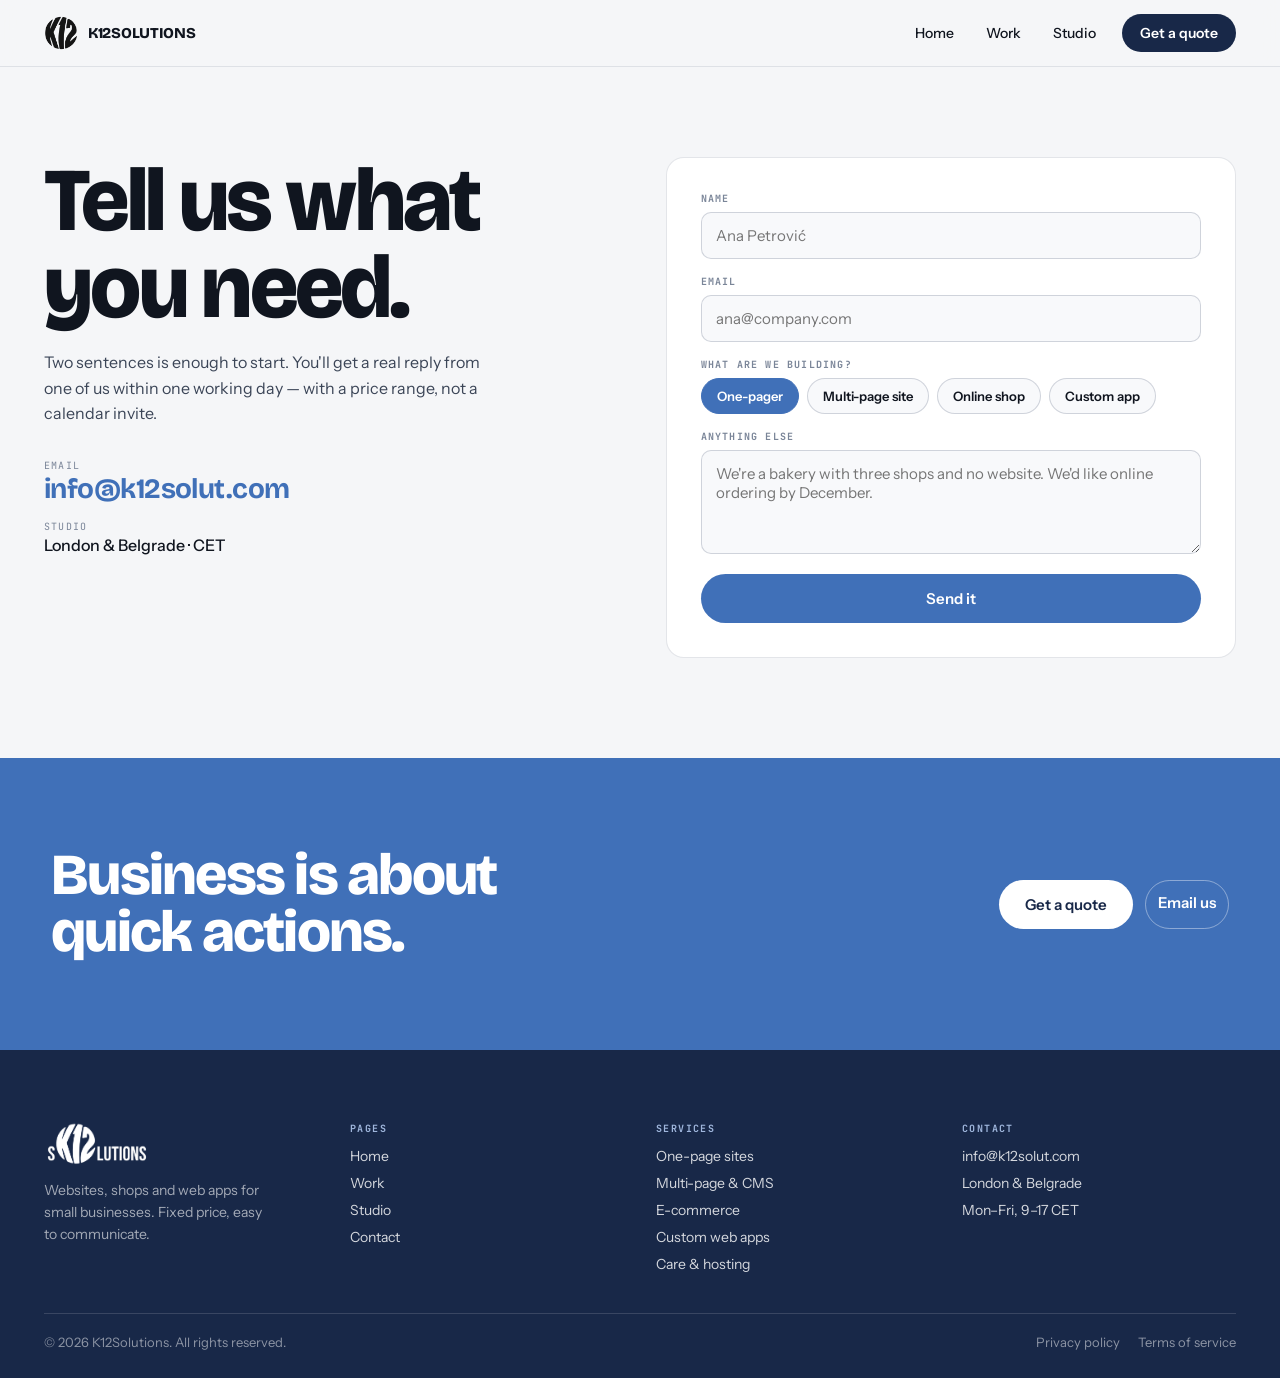
<file: contact.html>
<!doctype html>
<html lang="en">
  <head>
    <meta charset="utf-8" />
    <meta name="viewport" content="width=device-width, initial-scale=1" />
    <title>Contact — K12Solutions</title>
    <meta name="description" content="Start a project with K12Solutions." />
    <link rel="preconnect" href="https://fonts.googleapis.com" />
    <link rel="preconnect" href="https://fonts.gstatic.com" crossorigin />
    <link
      href="https://fonts.googleapis.com/css2?family=Bricolage+Grotesque:opsz,wght@12..96,600;12..96,700;12..96,800&family=Instrument+Sans:wght@400;500;600&family=JetBrains+Mono:wght@500;700&display=swap"
      rel="stylesheet"
    />
    <link rel="stylesheet" href="assets/css/style.css" />
  </head>
  <body>
    <div class="page-wrap">
      <header class="site-header">
        <div class="header-inner">
          <a href="index.html" class="logo">
            <img
              src="assets/k12-mark.png"
              alt="K12Solutions"
              class="logo-mark"
            />
            <span class="logo-text">K12SOLUTIONS</span>
          </a>
          <nav class="nav-desktop">
            <a href="index.html" class="nav-link">Home</a>
            <a href="work.html" class="nav-link">Work</a>
            <a href="about.html" class="nav-link">Studio</a>
            <a href="contact.html" class="nav-cta">Get a quote</a>
          </nav>
          <button class="nav-toggle" aria-label="Toggle menu">
            <span class="nav-toggle-bars">
              <span class="nav-toggle-bar"></span>
              <span class="nav-toggle-bar"></span>
              <span class="nav-toggle-bar"></span>
            </span>
          </button>
        </div>
        <nav class="nav-mobile">
          <a href="index.html" class="nav-mobile-link">Home</a>
          <a href="work.html" class="nav-mobile-link">Work</a>
          <a href="about.html" class="nav-mobile-link">Studio</a>
          <a href="contact.html" class="nav-mobile-cta">Get a quote</a>
        </nav>
      </header>
      <main class="container page-main">
        <div class="contact-grid">
          <div>
            <h1 class="page-title contact-title">Tell us what you need.</h1>
            <p class="contact-lede">
              Two sentences is enough to start. You'll get a real reply from one
              of us within one working day &mdash; with a price range, not a
              calendar invite.
            </p>
            <div class="contact-info">
              <div>
                <div class="info-label">Email</div>
                <a href="mailto:hello@k12solut.com" class="info-email"
                  >info@k12solut.com</a
                >
              </div>
              <div>
                <div class="info-label">Studio</div>
                <div class="info-value">London &amp; Belgrade &middot; CET</div>
              </div>
            </div>
          </div>
          <form class="contact-form">
            <div class="form-group">
              <label class="form-label">Name</label
              ><input
                type="text"
                placeholder="Ana Petrovi&#263;"
                class="form-input"
              />
            </div>
            <div class="form-group">
              <label class="form-label">Email</label
              ><input
                type="email"
                placeholder="ana@company.com"
                class="form-input"
              />
            </div>
            <div class="form-group">
              <label class="form-label">What are we building?</label>
              <div class="kind-picker">
                <button type="button" class="kind-btn is-active">
                  One-pager
                </button>
                <button type="button" class="kind-btn">Multi-page site</button>
                <button type="button" class="kind-btn">Online shop</button>
                <button type="button" class="kind-btn">Custom app</button>
              </div>
            </div>
            <div class="form-group">
              <label class="form-label">Anything else</label
              ><textarea
                rows="4"
                placeholder="We're a bakery with three shops and no website. We'd like online ordering by December."
                class="form-textarea"
              ></textarea>
            </div>
            <button type="submit" class="form-submit">Send it</button>
          </form>
        </div>
      </main>
      <section class="cta-section">
        <div class="cta-inner">
          <h2 class="cta-title">Business is about quick actions.</h2>
          <div class="cta-actions">
            <a href="contact.html" class="btn btn-light">Get a quote</a>
            <a href="mailto:hello@k12solut.com" class="btn btn-outline-light"
              >Email us</a
            >
          </div>
        </div>
      </section>
      <footer class="site-footer">
        <div class="container footer-inner">
          <div class="footer-grid">
            <div>
              <img
                src="assets/k12-wordmark-white.png"
                alt="K12Solutions"
                class="footer-logo"
              />
              <p class="footer-tagline">
                Websites, shops and web apps for small businesses. Fixed price,
                easy to communicate.
              </p>
            </div>
            <div>
              <div class="footer-col-title">Pages</div>
              <ul class="footer-links">
                <li><a href="index.html">Home</a></li>
                <li><a href="work.html">Work</a></li>
                <li><a href="about.html">Studio</a></li>
                <li><a href="contact.html">Contact</a></li>
              </ul>
            </div>
            <div>
              <div class="footer-col-title">Services</div>
              <ul class="footer-links">
                <li>One-page sites</li>
                <li>Multi-page &amp; CMS</li>
                <li>E-commerce</li>
                <li>Custom web apps</li>
                <li>Care &amp; hosting</li>
              </ul>
            </div>
            <div>
              <div class="footer-col-title">Contact</div>
              <ul class="footer-links">
                <li>
                  <a href="mailto:hello@k12solut.com">info@k12solut.com</a>
                </li>
                <li>London &amp; Belgrade</li>
                <li>Mon&ndash;Fri, 9&ndash;17 CET</li>
              </ul>
            </div>
          </div>
          <div class="footer-bottom">
            <span>&copy; 2026 K12Solutions. All rights reserved.</span>
            <span class="footer-legal"
              ><a href="#">Privacy policy</a
              ><a href="#">Terms of service</a></span
            >
          </div>
        </div>
      </footer>
    </div>
    <!-- Main JS -->
    <script src="assets/js/script.js"></script>
  </body>
</html>
</file>
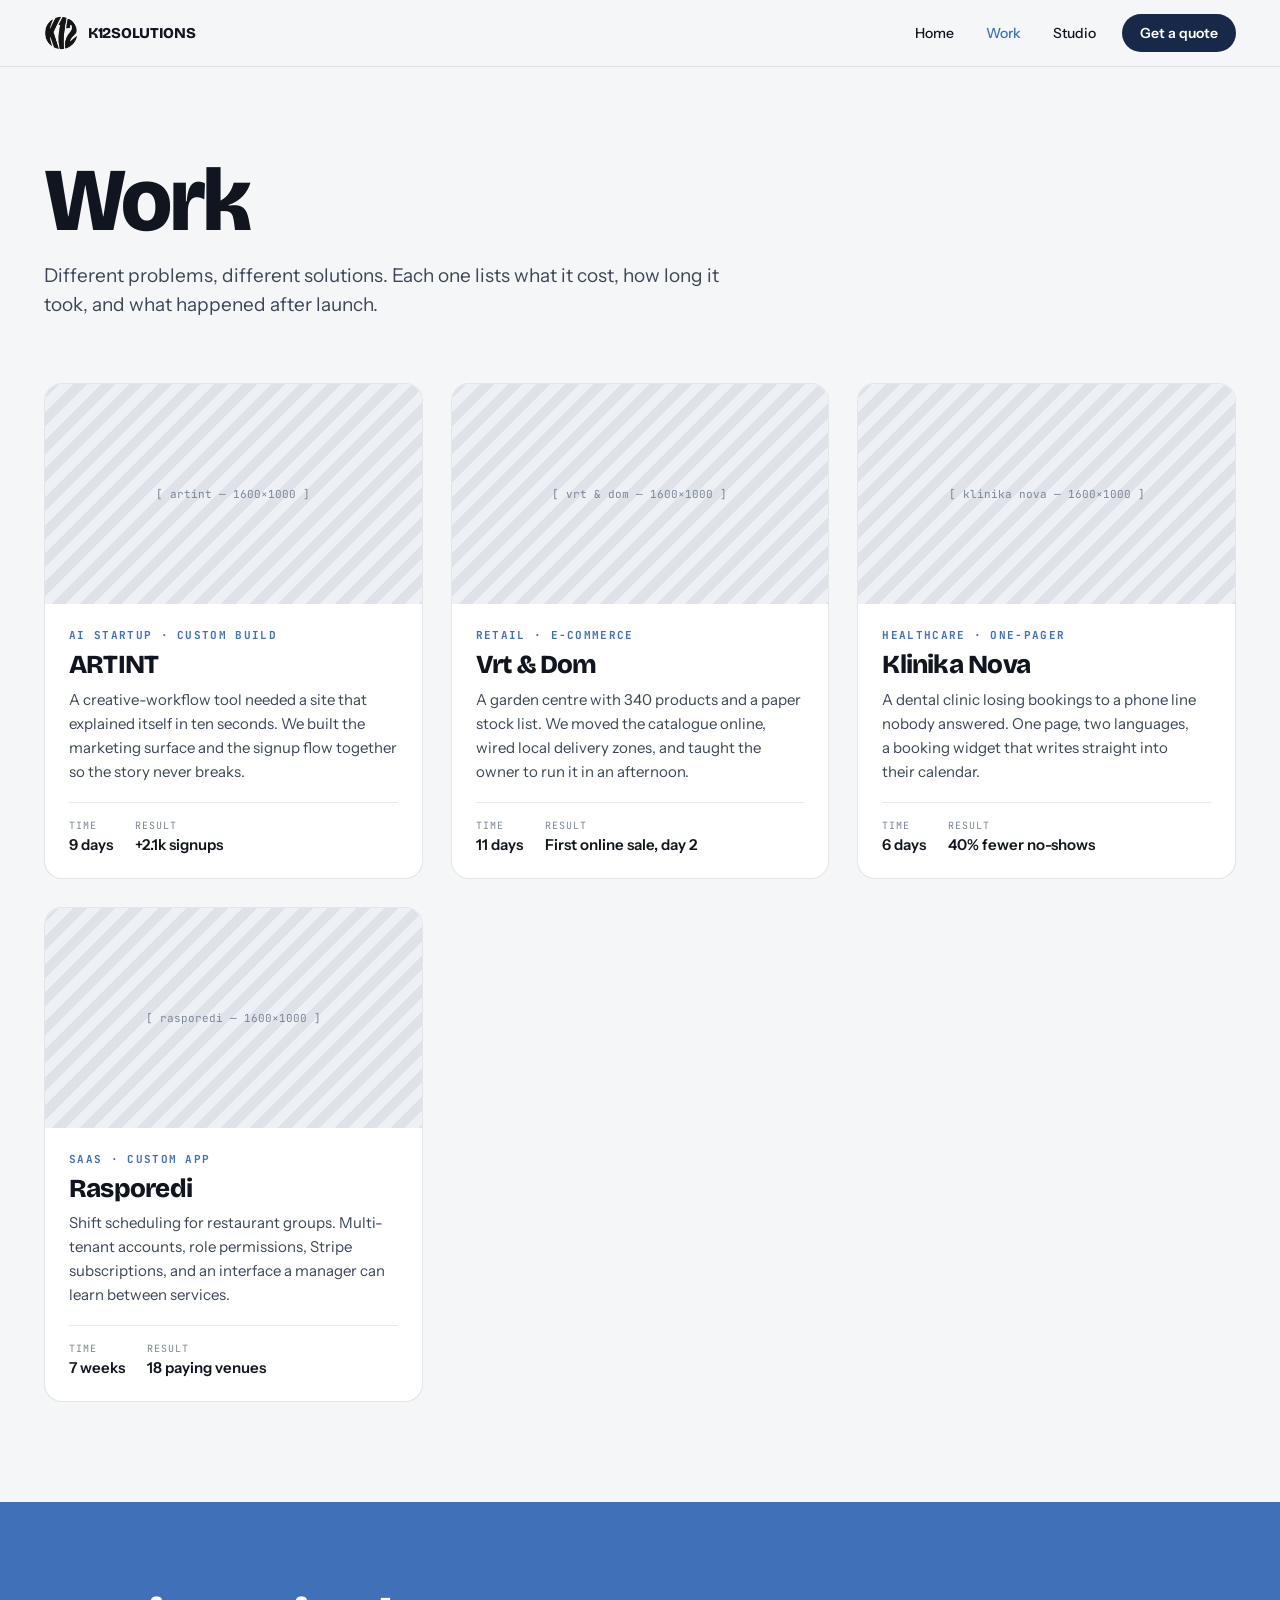
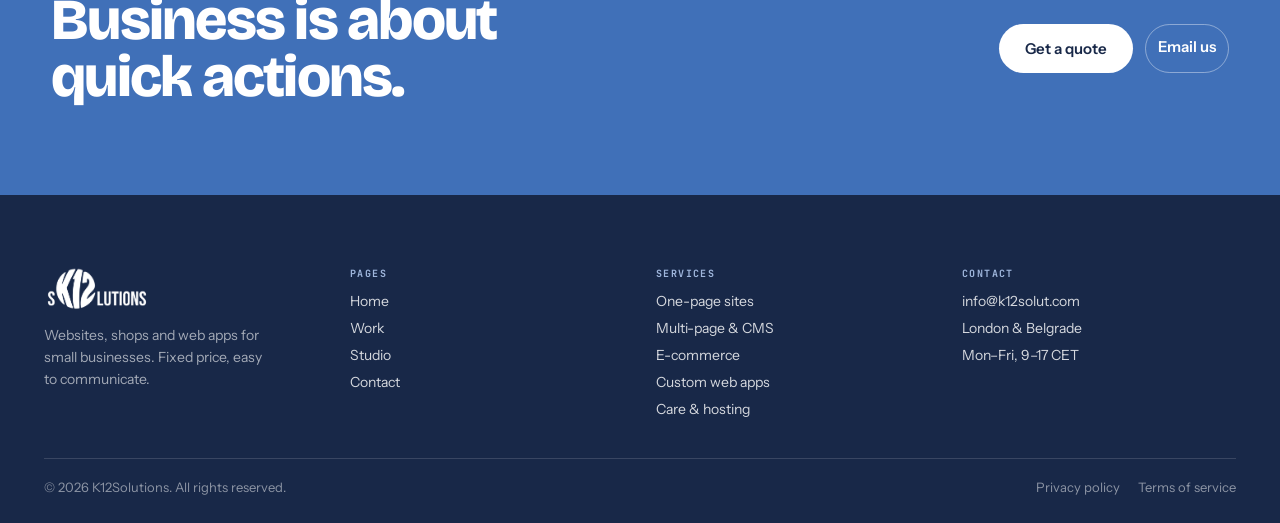
<file: work.html>
<!doctype html>
<html lang="en">
  <head>
    <meta charset="utf-8" />
    <meta name="viewport" content="width=device-width, initial-scale=1" />
    <title>Work — K12Solutions</title>
    <meta
      name="description"
      content="Recent K12Solutions projects and results."
    />
    <link rel="preconnect" href="https://fonts.googleapis.com" />
    <link rel="preconnect" href="https://fonts.gstatic.com" crossorigin />
    <link
      href="https://fonts.googleapis.com/css2?family=Bricolage+Grotesque:opsz,wght@12..96,600;12..96,700;12..96,800&family=Instrument+Sans:wght@400;500;600&family=JetBrains+Mono:wght@500;700&display=swap"
      rel="stylesheet"
    />
    <link rel="stylesheet" href="assets/css/style.css" />
  </head>
  <body>
    <div class="page-wrap">
      <header class="site-header">
        <div class="header-inner">
          <a href="index.html" class="logo">
            <img
              src="assets/k12-mark.png"
              alt="K12Solutions"
              class="logo-mark"
            />
            <span class="logo-text">K12SOLUTIONS</span>
          </a>
          <nav class="nav-desktop">
            <a href="index.html" class="nav-link">Home</a>
            <a href="work.html" class="nav-link is-active">Work</a>
            <a href="about.html" class="nav-link">Studio</a>
            <a href="contact.html" class="nav-cta">Get a quote</a>
          </nav>
          <button class="nav-toggle" aria-label="Toggle menu">
            <span class="nav-toggle-bars">
              <span class="nav-toggle-bar"></span>
              <span class="nav-toggle-bar"></span>
              <span class="nav-toggle-bar"></span>
            </span>
          </button>
        </div>
        <nav class="nav-mobile">
          <a href="index.html" class="nav-mobile-link">Home</a>
          <a href="work.html" class="nav-mobile-link is-active">Work</a>
          <a href="about.html" class="nav-mobile-link">Studio</a>
          <a href="contact.html" class="nav-mobile-cta">Get a quote</a>
        </nav>
      </header>
      <main class="container page-main">
        <h1 class="page-title">Work</h1>
        <p class="page-lede">
          Different problems, different solutions. Each one lists what it cost,
          how long it took, and what happened after launch.
        </p>
        <div class="work-cards">
          <a href="case-artint.html" class="work-card">
            <div class="work-card-media">
              <span class="work-card-media-label"
                >[ artint &mdash; 1600&times;1000 ]</span
              >
            </div>
            <div class="work-card-body">
              <div class="work-card-tag">AI startup &middot; custom build</div>
              <h3 class="work-card-title">ARTINT</h3>
              <p class="work-card-text">
                A creative-workflow tool needed a site that explained itself in
                ten seconds. We built the marketing surface and the signup flow
                together so the story never breaks.
              </p>
              <div class="work-card-stats">
                <div>
                  <div class="work-card-stat-label">Time</div>
                  <div class="work-card-stat-value">9 days</div>
                </div>
                <div>
                  <div class="work-card-stat-label">Result</div>
                  <div class="work-card-stat-value">+2.1k signups</div>
                </div>
              </div>
            </div>
          </a>
          <a href="case-vrt.html" class="work-card">
            <div class="work-card-media">
              <span class="work-card-media-label"
                >[ vrt &amp; dom &mdash; 1600&times;1000 ]</span
              >
            </div>
            <div class="work-card-body">
              <div class="work-card-tag">Retail &middot; e-commerce</div>
              <h3 class="work-card-title">Vrt &amp; Dom</h3>
              <p class="work-card-text">
                A garden centre with 340 products and a paper stock list. We
                moved the catalogue online, wired local delivery zones, and
                taught the owner to run it in an afternoon.
              </p>
              <div class="work-card-stats">
                <div>
                  <div class="work-card-stat-label">Time</div>
                  <div class="work-card-stat-value">11 days</div>
                </div>
                <div>
                  <div class="work-card-stat-label">Result</div>
                  <div class="work-card-stat-value">
                    First online sale, day 2
                  </div>
                </div>
              </div>
            </div>
          </a>
          <a href="case-nova.html" class="work-card">
            <div class="work-card-media">
              <span class="work-card-media-label"
                >[ klinika nova &mdash; 1600&times;1000 ]</span
              >
            </div>
            <div class="work-card-body">
              <div class="work-card-tag">Healthcare &middot; one-pager</div>
              <h3 class="work-card-title">Klinika Nova</h3>
              <p class="work-card-text">
                A dental clinic losing bookings to a phone line nobody answered.
                One page, two languages, a booking widget that writes straight
                into their calendar.
              </p>
              <div class="work-card-stats">
                <div>
                  <div class="work-card-stat-label">Time</div>
                  <div class="work-card-stat-value">6 days</div>
                </div>
                <div>
                  <div class="work-card-stat-label">Result</div>
                  <div class="work-card-stat-value">40% fewer no-shows</div>
                </div>
              </div>
            </div>
          </a>
          <a href="case-rasporedi.html" class="work-card">
            <div class="work-card-media">
              <span class="work-card-media-label"
                >[ rasporedi &mdash; 1600&times;1000 ]</span
              >
            </div>
            <div class="work-card-body">
              <div class="work-card-tag">SaaS &middot; custom app</div>
              <h3 class="work-card-title">Rasporedi</h3>
              <p class="work-card-text">
                Shift scheduling for restaurant groups. Multi-tenant accounts,
                role permissions, Stripe subscriptions, and an interface a
                manager can learn between services.
              </p>
              <div class="work-card-stats">
                <div>
                  <div class="work-card-stat-label">Time</div>
                  <div class="work-card-stat-value">7 weeks</div>
                </div>
                <div>
                  <div class="work-card-stat-label">Result</div>
                  <div class="work-card-stat-value">18 paying venues</div>
                </div>
              </div>
            </div>
          </a>
        </div>
      </main>
      <section class="cta-section">
        <div class="cta-inner">
          <h2 class="cta-title">Business is about quick actions.</h2>
          <div class="cta-actions">
            <a href="contact.html" class="btn btn-light">Get a quote</a>
            <a href="mailto:hello@k12solut.com" class="btn btn-outline-light"
              >Email us</a
            >
          </div>
        </div>
      </section>
      <footer class="site-footer">
        <div class="container footer-inner">
          <div class="footer-grid">
            <div>
              <img
                src="assets/k12-wordmark-white.png"
                alt="K12Solutions"
                class="footer-logo"
              />
              <p class="footer-tagline">
                Websites, shops and web apps for small businesses. Fixed price,
                easy to communicate.
              </p>
            </div>
            <div>
              <div class="footer-col-title">Pages</div>
              <ul class="footer-links">
                <li><a href="index.html">Home</a></li>
                <li><a href="work.html">Work</a></li>
                <li><a href="about.html">Studio</a></li>
                <li><a href="contact.html">Contact</a></li>
              </ul>
            </div>
            <div>
              <div class="footer-col-title">Services</div>
              <ul class="footer-links">
                <li>One-page sites</li>
                <li>Multi-page &amp; CMS</li>
                <li>E-commerce</li>
                <li>Custom web apps</li>
                <li>Care &amp; hosting</li>
              </ul>
            </div>
            <div>
              <div class="footer-col-title">Contact</div>
              <ul class="footer-links">
                <li>
                  <a href="mailto:hello@k12solut.com">info@k12solut.com</a>
                </li>
                <li>London &amp; Belgrade</li>
                <li>Mon&ndash;Fri, 9&ndash;17 CET</li>
              </ul>
            </div>
          </div>
          <div class="footer-bottom">
            <span>&copy; 2026 K12Solutions. All rights reserved.</span>
            <span class="footer-legal"
              ><a href="#">Privacy policy</a
              ><a href="#">Terms of service</a></span
            >
          </div>
        </div>
      </footer>
    </div>
    <!-- Main JS -->
    <script src="assets/js/script.js"></script>
  </body>
</html>
</file>
<file: assets/css/style.css>
:root {
  --ink: #10151f;
  --ink-soft: #3b4557;
  --muted: #5a6478;
  --muted-2: #7a8598;
  --bg: #f5f6f8;
  --card: #fff;
  --line: rgba(24, 40, 72, 0.12);
  --line-soft: rgba(24, 40, 72, 0.1);
  --navy: #182848;
  --blue: #4070b8;
  --blue-pale: #9fb6dc;
  --blue-mist: #edf0f5;
  --font-display: "Bricolage Grotesque", system-ui, sans-serif;
  --font-body: "Instrument Sans", system-ui, sans-serif;
  --font-mono: "JetBrains Mono", monospace;
}
* {
  box-sizing: border-box;
}
body {
  margin: 0;
  background: var(--bg);
  color: var(--ink);
  font-family: var(--font-body);
  -webkit-font-smoothing: antialiased;
}
a {
  color: var(--blue);
  text-decoration: none;
}
a:hover {
  color: var(--navy);
}
h1,
h2,
h3,
h4 {
  margin: 0;
  font-family: var(--font-display);
  font-weight: 800;
  letter-spacing: -0.03em;
  line-height: 0.98;
  text-wrap: balance;
}
p {
  margin: 0;
  text-wrap: pretty;
}
ul {
  margin: 0;
  padding: 0;
  list-style: none;
}
img {
  max-width: 100%;
}
.page-wrap {
  max-width: 100%;
  overflow-x: hidden;
}
.container {
  max-width: 1240px;
  margin: 0 auto;
  padding: 0 24px;
}
.btn {
  display: inline-block;
  font-size: 15px;
  font-weight: 600;
  padding: 15px 26px;
  border-radius: 999px;
  cursor: pointer;
  border: 0;
  text-align: center;
}
.btn-primary {
  color: #fff;
  background: var(--blue);
}
.btn-primary:hover {
  background: var(--navy);
  color: #fff;
}
.btn-secondary {
  color: var(--navy);
  border: 1.5px solid rgba(24, 40, 72, 0.2);
  background: transparent;
  padding: 13.5px 24.5px;
}
.btn-secondary:hover {
  border-color: var(--navy);
  background: #fff;
  color: var(--navy);
}
.btn-light {
  color: var(--navy);
  background: #fff;
}
.btn-light:hover {
  background: var(--blue-pale);
  color: var(--navy);
}
.btn-outline-light {
  color: #fff;
  border: 1.5px solid rgba(255, 255, 255, 0.4);
  background: transparent;
  padding: 12px;
}
.btn-outline-light:hover {
  background: #fff;
  color: var(--navy);
}
.tag {
  font-family: var(--font-mono);
  font-size: 11px;
  font-weight: 700;
  letter-spacing: 0.14em;
  text-transform: uppercase;
  color: var(--blue);
}
.tag-light {
  color: var(--blue-pale);
}

/* Header */
.site-header {
  position: sticky;
  top: 0;
  z-index: 50;
  background: rgba(245, 246, 248, 0.88);
  backdrop-filter: blur(14px);
  border-bottom: 1px solid var(--line-soft);
}
.header-inner {
  max-width: 1240px;
  margin: 0 auto;
  padding: 14px clamp(14px, 4vw, 24px);
  display: flex;
  align-items: center;
  justify-content: space-between;
  gap: 12px 20px;
  flex-wrap: wrap;
  row-gap: 8px;
}
.logo {
  display: flex;
  align-items: center;
  gap: 10px;
  color: var(--ink);
  flex: none;
}
.logo-mark {
  width: 34px;
  height: 34px;
  display: block;
}
.logo-text {
  font-family: var(--font-display);
  font-weight: 800;
  font-size: 15px;
  letter-spacing: -0.02em;
}
.nav-desktop {
  display: flex;
  align-items: center;
  gap: 8px;
  flex-wrap: wrap;
  flex: 1;
  justify-content: flex-end;
  min-width: 0;
}
.nav-link {
  font-size: 14px;
  font-weight: 500;
  color: var(--ink);
  padding: 8px 12px;
  border-radius: 8px;
}
.nav-link:hover {
  background: rgba(64, 112, 184, 0.1);
  color: var(--blue);
}
.nav-link.is-active {
  color: var(--blue);
}
.nav-cta {
  margin-left: 6px;
  font-size: 14px;
  font-weight: 600;
  color: #fff;
  background: var(--navy);
  padding: 10px 18px;
  border-radius: 999px;
}
.nav-cta:hover {
  background: var(--blue);
  color: #fff;
}
.nav-toggle {
  display: none;
  align-items: center;
  justify-content: center;
  width: 40px;
  height: 40px;
  border-radius: 8px;
  border: 1px solid rgba(24, 40, 72, 0.16);
  background: #fff;
  cursor: pointer;
  flex: none;
}
.nav-toggle-bars {
  display: flex;
  flex-direction: column;
  gap: 5px;
  width: 18px;
}
.nav-toggle-bar {
  height: 2px;
  background: var(--navy);
  border-radius: 2px;
  transition:
    transform 0.2s,
    opacity 0.2s;
}
.nav-mobile {
  display: none;
  flex-direction: column;
  padding: 8px 16px 16px;
  border-top: 1px solid var(--line-soft);
  background: var(--bg);
}
.nav-mobile-link {
  font-size: 16px;
  font-weight: 500;
  color: var(--ink);
  padding: 14px 8px;
  border-radius: 8px;
}
.nav-mobile-link:hover {
  background: rgba(64, 112, 184, 0.1);
  color: var(--blue);
}
.nav-mobile-cta {
  margin-top: 6px;
  text-align: center;
  font-size: 15px;
  font-weight: 600;
  color: #fff;
  background: var(--navy);
  padding: 13px 18px;
  border-radius: 999px;
}
.nav-mobile-cta:hover {
  background: var(--blue);
  color: #fff;
}
body.menu-open .nav-mobile {
  display: flex;
}
@media (max-width: 840px) {
  .nav-desktop {
    display: none;
  }
  .nav-toggle {
    display: flex;
  }
}

/* Hero */
.hero {
  padding: clamp(48px, 8vw, 104px) 24px clamp(32px, 5vw, 56px);
}
.hero-badge {
  display: flex;
  align-items: center;
  gap: 10px;
  margin-bottom: 26px;
}
.hero-dot {
  width: 7px;
  height: 7px;
  border-radius: 50%;
  background: var(--blue);
}
.hero-title {
  font-size: clamp(44px, 8.6vw, 116px);
  max-width: 14ch;
}
.hero-row {
  display: grid;
  grid-template-columns: repeat(auto-fit, minmax(260px, 1fr));
  gap: 28px;
  margin-top: 34px;
  align-items: end;
}
.hero-lede {
  font-size: clamp(16px, 1.5vw, 19px);
  line-height: 1.5;
  color: var(--ink-soft);
  max-width: 46ch;
}
.hero-actions {
  display: flex;
  gap: 12px;
  flex-wrap: wrap;
}

/* Feature banner */
.feature-banner {
  position: relative;
  border-radius: 20px;
  overflow: hidden;
  background: var(--navy);
  color: #fff;
}
.feature-media {
  height: clamp(240px, 38vw, 460px);
  background-image: repeating-linear-gradient(
    135deg,
    rgba(255, 255, 255, 0.05) 0 10px,
    rgba(255, 255, 255, 0) 10px 20px
  );
  display: flex;
  align-items: center;
  justify-content: center;
}
.feature-media-label {
  font-family: var(--font-mono);
  font-size: 12px;
  letter-spacing: 0.1em;
  color: rgba(255, 255, 255, 0.45);
  text-align: center;
  padding: 0 20px;
}
.feature-content {
  padding: clamp(20px, 3vw, 34px);
  display: grid;
  grid-template-columns: repeat(auto-fit, minmax(220px, 1fr));
  gap: 20px;
  align-items: end;
  border-top: 1px solid rgba(255, 255, 255, 0.12);
}
.feature-tag {
  font-family: var(--font-mono);
  font-size: 11px;
  font-weight: 700;
  letter-spacing: 0.14em;
  text-transform: uppercase;
  color: var(--blue-pale);
  margin-bottom: 8px;
}
.feature-title {
  font-size: clamp(28px, 3.4vw, 44px);
}
.feature-text {
  margin-top: 10px;
  font-size: 15px;
  line-height: 1.55;
  color: rgba(255, 255, 255, 0.72);
  max-width: 48ch;
}
.feature-stats {
  display: flex;
  gap: 26px;
  flex-wrap: wrap;
  justify-content: flex-start;
}
.stat-num {
  font-family: var(--font-display);
  font-weight: 800;
  font-size: 34px;
  letter-spacing: -0.03em;
}
.stat-label {
  font-family: var(--font-mono);
  font-size: 10px;
  letter-spacing: 0.12em;
  text-transform: uppercase;
  color: var(--blue-pale);
  margin-top: 4px;
}
.feature-link {
  align-self: center;
}

/* Marquee */
.marquee-section {
  overflow: hidden;
  padding: clamp(34px, 5vw, 58px) 0;
  border-bottom: 1px solid var(--line-soft);
  margin-top: clamp(34px, 5vw, 58px);
}
.marquee-track {
  display: flex;
  width: max-content;
  animation: k12marquee 38s linear infinite;
}
.marquee-group {
  display: flex;
  gap: 52px;
  padding-right: 52px;
  font-family: var(--font-display);
  font-weight: 700;
  font-size: clamp(20px, 2.4vw, 30px);
  letter-spacing: -0.02em;
  color: rgba(24, 40, 72, 0.28);
  white-space: nowrap;
  align-items: center;
}
.marquee-dot {
  color: var(--blue);
}
@keyframes k12marquee {
  from {
    transform: translateX(0);
  }
  to {
    transform: translateX(-50%);
  }
}

/* Recent work list (home) */
.work-section {
  padding: clamp(56px, 8vw, 110px) 24px;
}
.work-header {
  display: flex;
  align-items: baseline;
  justify-content: space-between;
  gap: 20px;
  flex-wrap: wrap;
  margin-bottom: 8px;
}
.work-header-title {
  font-size: clamp(34px, 5.2vw, 68px);
}
.work-all-link {
  font-family: var(--font-mono);
  font-size: 12px;
  font-weight: 700;
  letter-spacing: 0.1em;
  text-transform: uppercase;
}
.work-list {
  margin-top: 34px;
  border-top: 1px solid var(--line);
}
.work-row {
  border-bottom: 1px solid var(--line);
}
.work-link {
  display: grid;
  grid-template-columns: minmax(0, 1.4fr) minmax(0, 1fr) auto;
  gap: 20px;
  align-items: center;
  padding: 22px 4px;
  color: var(--ink);
  border-radius: 8px;
}
.work-link:hover {
  background: #fff;
  color: var(--ink);
}
.work-name {
  font-family: var(--font-display);
  font-weight: 700;
  font-size: clamp(20px, 2.6vw, 30px);
  letter-spacing: -0.03em;
}
.work-meta {
  font-size: 14px;
  color: var(--muted);
}
.work-time {
  font-family: var(--font-mono);
  font-size: 12px;
  color: var(--blue);
  white-space: nowrap;
}

/* Week/process section */
.week-section {
  background: #fff;
  border-top: 1px solid var(--line-soft);
  border-bottom: 1px solid var(--line-soft);
}
.week-inner {
  padding: clamp(56px, 8vw, 110px) 24px;
}
.week-title {
  font-size: clamp(34px, 5.2vw, 68px);
  max-width: 18ch;
}
.week-grid {
  display: grid;
  grid-template-columns: repeat(auto-fit, minmax(260px, 1fr));
  gap: clamp(24px, 3vw, 44px);
  margin-top: clamp(34px, 5vw, 60px);
}
.week-item {
  border-top: 2px solid var(--navy);
  padding-top: 18px;
}
.week-item.is-blue {
  border-top-color: var(--blue);
}
.week-item.is-pale {
  border-top-color: var(--blue-pale);
}
.week-num {
  font-family: var(--font-display);
  font-weight: 800;
  font-size: clamp(56px, 7vw, 86px);
  letter-spacing: -0.05em;
  line-height: 0.85;
  color: var(--navy);
}
.week-item.is-blue .week-num {
  color: var(--blue);
}
.week-item.is-pale .week-num {
  color: var(--blue-pale);
}
.week-heading {
  font-size: 22px;
  margin-top: 16px;
}
.week-text {
  margin-top: 10px;
  font-size: 15px;
  line-height: 1.6;
  color: var(--ink-soft);
}

/* Value section */
.value-section {
  padding: clamp(56px, 8vw, 110px) 24px;
}
.value-grid {
  display: grid;
  grid-template-columns: repeat(auto-fit, minmax(280px, 1fr));
  gap: clamp(28px, 4vw, 64px);
}
.value-title {
  font-size: clamp(30px, 4.4vw, 54px);
  max-width: 16ch;
}
.value-text {
  margin-top: 18px;
  font-size: 16px;
  line-height: 1.6;
  color: var(--ink-soft);
  max-width: 44ch;
}
.value-list {
  display: flex;
  flex-direction: column;
  gap: 2px;
  background: var(--line);
  border-radius: 14px;
  overflow: hidden;
}
.value-row {
  background: var(--bg);
  padding: 22px 24px;
}
.value-row-label {
  font-family: var(--font-mono);
  font-size: 11px;
  font-weight: 700;
  letter-spacing: 0.12em;
  text-transform: uppercase;
  color: var(--blue);
}
.value-row-text {
  margin-top: 8px;
  font-size: 15px;
  line-height: 1.55;
  color: var(--ink-soft);
}

/* Pricing */
.pricing-section {
  background: var(--navy);
  color: #fff;
}
.pricing-inner {
  padding: clamp(56px, 8vw, 110px) 24px;
}
.pricing-title {
  font-size: clamp(34px, 5.2vw, 68px);
}
.pricing-grid {
  display: grid;
  grid-template-columns: repeat(auto-fit, minmax(260px, 1fr));
  gap: 18px;
  margin-top: clamp(34px, 5vw, 56px);
}
.price-card {
  background: rgba(255, 255, 255, 0.06);
  border: 1px solid rgba(255, 255, 255, 0.14);
  border-radius: 16px;
  padding: 26px;
  display: flex;
  flex-direction: column;
}
.price-card.is-featured {
  background: var(--blue);
  border-color: var(--blue);
  position: relative;
}
.price-badge {
  position: absolute;
  top: -11px;
  left: 26px;
  background: #fff;
  color: var(--navy);
  font-family: var(--font-mono);
  font-size: 10px;
  font-weight: 700;
  letter-spacing: 0.12em;
  text-transform: uppercase;
  padding: 5px 10px;
  border-radius: 999px;
}
.price-plan {
  font-family: var(--font-mono);
  font-size: 11px;
  font-weight: 700;
  letter-spacing: 0.14em;
  text-transform: uppercase;
  color: var(--blue-pale);
}
.price-card.is-featured .price-plan {
  color: #d6e2f5;
}
.price-amount {
  font-family: var(--font-display);
  font-weight: 800;
  font-size: 44px;
  letter-spacing: -0.04em;
  margin-top: 14px;
}
.price-desc {
  margin-top: 8px;
  font-size: 14px;
  line-height: 1.5;
  color: rgba(255, 255, 255, 0.66);
}
.price-card.is-featured .price-desc {
  color: #eaf1fb;
}
.price-features {
  margin-top: 20px;
  display: flex;
  flex-direction: column;
  gap: 10px;
  font-size: 14px;
  color: rgba(255, 255, 255, 0.86);
}
.price-card.is-featured .price-features {
  color: #fff;
}
.price-cta {
  margin-top: 24px;
  text-align: center;
}
.pricing-note {
  margin-top: 22px;
  font-family: var(--font-mono);
  font-size: 12px;
  color: var(--blue-pale);
}

/* FAQ */
.faq-section {
  padding: clamp(56px, 8vw, 110px) 24px;
}
.faq-title {
  font-size: clamp(34px, 5.2vw, 68px);
}
.faq-list {
  margin-top: clamp(30px, 4vw, 48px);
  border-top: 1px solid var(--line);
}
.faq-item {
  border-bottom: 1px solid var(--line);
}
.faq-question {
  width: 100%;
  display: flex;
  align-items: center;
  justify-content: space-between;
  gap: 20px;
  background: none;
  border: 0;
  padding: 22px 4px;
  cursor: pointer;
  text-align: left;
  font-family: var(--font-display);
  font-weight: 700;
  font-size: clamp(17px, 2.1vw, 24px);
  letter-spacing: -0.02em;
  color: var(--ink);
}
.faq-sign {
  font-family: var(--font-mono);
  font-size: 20px;
  color: var(--blue);
  flex: none;
}
.faq-answer {
  padding: 0 4px 24px;
  max-width: 64ch;
  font-size: 15px;
  line-height: 1.65;
  color: var(--ink-soft);
  display: none;
}
.faq-item.is-open .faq-answer {
  display: block;
}

/* CTA band */
.cta-section {
  display: flex;
  justify-content: center;
  background: var(--blue);
  color: #fff;
}
.cta-inner {
  padding: clamp(48px, 7vw, 90px) 24px;
  display: grid;
  grid-template-columns: repeat(auto-fit, minmax(260px, 1fr));
  gap: 26px;
  align-items: center;
  max-width: 1240px;
}
.cta-title {
  font-size: clamp(30px, 4.6vw, 58px);
  max-width: 16ch;
}
.cta-actions {
  display: flex;
  gap: 12px;
  flex-wrap: wrap;
  justify-content: flex-end;
}

/* Footer */
.site-footer {
  background: var(--navy);
  color: #fff;
}
.footer-inner {
  padding: clamp(40px, 6vw, 72px) 24px 28px;
}
.footer-grid {
  display: grid;
  grid-template-columns: repeat(auto-fit, minmax(200px, 1fr));
  gap: 32px;
  align-items: start;
}
.footer-logo {
  height: 44px;
  display: block;
}
.footer-tagline {
  margin-top: 14px;
  font-size: 14px;
  line-height: 1.55;
  color: rgba(255, 255, 255, 0.6);
  max-width: 32ch;
}
.footer-col-title {
  font-family: var(--font-mono);
  font-size: 10px;
  font-weight: 700;
  letter-spacing: 0.14em;
  text-transform: uppercase;
  color: var(--blue-pale);
  margin-bottom: 12px;
}
.footer-links {
  display: flex;
  flex-direction: column;
  gap: 9px;
  font-size: 14px;
}
.footer-links a {
  color: rgba(255, 255, 255, 0.82);
}
.footer-links a:hover {
  color: #fff;
}
.footer-links li {
  color: rgba(255, 255, 255, 0.82);
}
.footer-bottom {
  margin-top: 40px;
  padding-top: 20px;
  border-top: 1px solid rgba(255, 255, 255, 0.14);
  display: flex;
  flex-wrap: wrap;
  gap: 16px;
  justify-content: space-between;
  font-size: 13px;
  color: rgba(255, 255, 255, 0.5);
}
.footer-legal {
  display: flex;
  gap: 18px;
}
.footer-legal a {
  color: rgba(255, 255, 255, 0.5);
}
.footer-legal a:hover {
  color: #fff;
}

/* Page header (work/about/contact/case) */
.page-main {
  padding: clamp(48px, 7vw, 92px) 24px clamp(56px, 8vw, 100px);
}
.page-title {
  font-size: clamp(40px, 7vw, 96px);
}
.page-lede {
  margin-top: 18px;
  font-size: clamp(16px, 1.5vw, 19px);
  line-height: 1.5;
  color: var(--ink-soft);
  max-width: 52ch;
}

/* Work grid (work page) */
.work-cards {
  display: grid;
  grid-template-columns: repeat(auto-fit, minmax(300px, 1fr));
  gap: clamp(18px, 2.4vw, 28px);
  margin-top: clamp(36px, 5vw, 64px);
}
.work-card {
  background: #fff;
  border: 1px solid var(--line);
  border-radius: 18px;
  overflow: hidden;
  display: flex;
  flex-direction: column;
  cursor: pointer;
  color: inherit;
}
.work-card:hover {
  border-color: var(--blue);
}
.work-card-media {
  height: 220px;
  background-color: var(--blue-mist);
  background-image: repeating-linear-gradient(
    135deg,
    rgba(24, 40, 72, 0.07) 0 10px,
    rgba(24, 40, 72, 0) 10px 20px
  );
  display: flex;
  align-items: center;
  justify-content: center;
}
.work-card-media-label {
  font-family: var(--font-mono);
  font-size: 11px;
  color: var(--muted-2);
}
.work-card-body {
  padding: 24px;
  display: flex;
  flex-direction: column;
  flex: 1;
}
.work-card-tag {
  font-family: var(--font-mono);
  font-size: 11px;
  font-weight: 700;
  letter-spacing: 0.12em;
  text-transform: uppercase;
  color: var(--blue);
}
.work-card-title {
  font-size: 26px;
  margin-top: 10px;
}
.work-card-text {
  margin-top: 10px;
  font-size: 15px;
  line-height: 1.6;
  color: var(--ink-soft);
  flex: 1;
}
.work-card-stats {
  display: flex;
  gap: 22px;
  margin-top: 18px;
  padding-top: 16px;
  border-top: 1px solid var(--line-soft);
}
.work-card-stat-label {
  font-family: var(--font-mono);
  font-size: 10px;
  letter-spacing: 0.1em;
  text-transform: uppercase;
  color: var(--muted-2);
}
.work-card-stat-value {
  font-weight: 600;
  font-size: 15px;
  margin-top: 3px;
}

/* About page */
.about-title {
  max-width: 16ch;
}
.about-grid {
  display: grid;
  grid-template-columns: repeat(auto-fit, minmax(280px, 1fr));
  gap: clamp(28px, 4vw, 64px);
  margin-top: clamp(34px, 5vw, 60px);
}
.about-col {
  display: flex;
  flex-direction: column;
  gap: 26px;
}
.about-block-tag {
  font-family: var(--font-mono);
  font-size: 11px;
  font-weight: 700;
  letter-spacing: 0.14em;
  text-transform: uppercase;
  color: var(--blue);
  margin-bottom: 10px;
}
.about-block-text {
  font-size: 16px;
  line-height: 1.65;
  color: var(--ink-soft);
}
.about-stats {
  display: flex;
  flex-direction: column;
  gap: 18px;
}
.stat-card {
  border-radius: 18px;
  padding: 28px;
}
.stat-card.is-dark {
  background: var(--navy);
  color: #fff;
}
.stat-card.is-light {
  background: #fff;
  border: 1px solid var(--line);
}
.stat-card-num {
  font-family: var(--font-display);
  font-weight: 800;
  font-size: clamp(38px, 5vw, 58px);
  letter-spacing: -0.04em;
  line-height: 1;
}
.stat-card.is-light .stat-card-num {
  color: var(--blue);
}
.stat-card-text {
  margin-top: 8px;
  font-size: 15px;
}
.stat-card.is-dark .stat-card-text {
  color: rgba(255, 255, 255, 0.72);
}
.stat-card.is-light .stat-card-text {
  color: var(--ink-soft);
}
.about-photo {
  margin-top: clamp(40px, 6vw, 80px);
  height: clamp(200px, 28vw, 380px);
  border-radius: 18px;
  background-color: var(--blue-mist);
  background-image: repeating-linear-gradient(
    135deg,
    rgba(24, 40, 72, 0.07) 0 10px,
    rgba(24, 40, 72, 0) 10px 20px
  );
  display: flex;
  align-items: center;
  justify-content: center;
}
.about-photo-label {
  font-family: var(--font-mono);
  font-size: 11px;
  color: var(--muted-2);
  text-align: center;
  padding: 0 20px;
}

/* Contact page */
.contact-grid {
  display: grid;
  grid-template-columns: repeat(auto-fit, minmax(300px, 1fr));
  gap: clamp(28px, 4vw, 64px);
  align-items: start;
}
.contact-title {
  max-width: 12ch;
}
.contact-lede {
  margin-top: 18px;
  font-size: 16px;
  line-height: 1.6;
  color: var(--ink-soft);
  max-width: 44ch;
}
.contact-info {
  margin-top: 32px;
  display: flex;
  flex-direction: column;
  gap: 14px;
}
.info-label {
  font-family: var(--font-mono);
  font-size: 10px;
  letter-spacing: 0.12em;
  text-transform: uppercase;
  color: var(--muted-2);
}
.info-email {
  font-family: var(--font-display);
  font-weight: 700;
  font-size: clamp(20px, 2.4vw, 28px);
  letter-spacing: -0.02em;
}
.info-value {
  font-weight: 500;
  font-size: 16px;
  margin-top: 2px;
}
.contact-form {
  background: #fff;
  border: 1px solid var(--line);
  border-radius: 18px;
  padding: clamp(22px, 3vw, 34px);
  display: flex;
  flex-direction: column;
  gap: 16px;
}
.form-group {
  display: flex;
  flex-direction: column;
  gap: 7px;
}
.form-label {
  font-family: var(--font-mono);
  font-size: 10px;
  font-weight: 700;
  letter-spacing: 0.12em;
  text-transform: uppercase;
  color: var(--muted-2);
}
.form-input,
.form-textarea {
  font-family: var(--font-body);
  font-size: 15px;
  padding: 13px 14px;
  border: 1px solid rgba(24, 40, 72, 0.18);
  border-radius: 10px;
  background: #f8f9fb;
  color: var(--ink);
  outline: none;
}
.form-input:focus,
.form-textarea:focus {
  border-color: var(--blue);
  background: #fff;
}
.form-textarea {
  resize: vertical;
}
.kind-picker {
  display: flex;
  gap: 8px;
  flex-wrap: wrap;
}
.kind-btn {
  font-family: var(--font-body);
  font-size: 13px;
  font-weight: 600;
  padding: 9px 15px;
  border-radius: 999px;
  cursor: pointer;
  border: 1.5px solid rgba(24, 40, 72, 0.18);
  background: #f8f9fb;
  color: var(--ink);
}
.kind-btn:hover {
  border-color: var(--blue);
}
.kind-btn.is-active {
  background: var(--blue);
  border-color: var(--blue);
  color: #fff;
}
.form-submit {
  margin-top: 4px;
  font-family: var(--font-body);
  font-size: 15px;
  font-weight: 600;
  color: #fff;
  background: var(--blue);
  border: 0;
  padding: 15px;
  border-radius: 999px;
  cursor: pointer;
}
.form-submit:hover {
  background: var(--navy);
}

/* Case study page */
.case-hero {
  padding: clamp(32px, 5vw, 56px) 24px clamp(28px, 4vw, 44px);
}
.case-back {
  font-family: var(--font-mono);
  font-size: 11px;
  font-weight: 700;
  letter-spacing: 0.14em;
  text-transform: uppercase;
  color: var(--blue);
}
.case-title {
  font-size: clamp(44px, 8vw, 104px);
  margin-top: 22px;
}
.case-lede {
  margin-top: 20px;
  font-size: clamp(17px, 1.8vw, 22px);
  line-height: 1.5;
  color: var(--ink-soft);
  max-width: 54ch;
}
.case-meta-grid {
  display: grid;
  grid-template-columns: repeat(auto-fit, minmax(150px, 1fr));
  gap: 1px;
  background: var(--line);
  border-top: 1px solid var(--line);
  border-bottom: 1px solid var(--line);
}
.case-meta-item {
  background: var(--bg);
  padding: 18px 4px;
}
.case-meta-label {
  font-family: var(--font-mono);
  font-size: 10px;
  letter-spacing: 0.12em;
  text-transform: uppercase;
  color: var(--muted-2);
}
.case-meta-value {
  font-weight: 600;
  font-size: 15px;
  margin-top: 5px;
}
.case-media-wrap {
  padding: clamp(28px, 4vw, 44px) 24px 0;
}
.case-media {
  border-radius: 20px;
  overflow: hidden;
  background-color: var(--navy);
  background-image: repeating-linear-gradient(
    135deg,
    rgba(255, 255, 255, 0.05) 0 10px,
    rgba(255, 255, 255, 0) 10px 20px
  );
  height: clamp(240px, 40vw, 520px);
  display: flex;
  align-items: center;
  justify-content: center;
}
.case-media-label {
  font-family: var(--font-mono);
  font-size: 12px;
  letter-spacing: 0.1em;
  color: rgba(255, 255, 255, 0.45);
  text-align: center;
  padding: 0 20px;
}
.case-section {
  padding: clamp(56px, 8vw, 104px) 24px;
}
.case-section.on-white {
  background: #fff;
  border-top: 1px solid var(--line-soft);
  border-bottom: 1px solid var(--line-soft);
}
.case-section.on-navy {
  background: var(--navy);
  color: #fff;
  padding: 0;
}
.case-section-tag {
  font-family: var(--font-mono);
  font-size: 11px;
  font-weight: 700;
  letter-spacing: 0.14em;
  text-transform: uppercase;
  color: var(--blue);
  margin-bottom: 16px;
}
.case-section.on-navy .case-section-tag {
  color: var(--blue-pale);
}
.problem-grid {
  display: grid;
  grid-template-columns: repeat(auto-fit, minmax(280px, 1fr));
  gap: clamp(28px, 4vw, 64px);
  align-items: start;
}
.problem-title {
  font-size: clamp(30px, 4.2vw, 52px);
  max-width: 15ch;
}
.problem-text {
  font-size: 17px;
  line-height: 1.7;
  color: var(--ink-soft);
}
.approach-title {
  font-size: clamp(30px, 4.6vw, 60px);
  max-width: 18ch;
}
.approach-grid {
  display: grid;
  grid-template-columns: repeat(auto-fit, minmax(250px, 1fr));
  gap: clamp(24px, 3vw, 44px);
  margin-top: clamp(32px, 5vw, 56px);
}
.approach-item {
  border-top: 2px solid var(--navy);
  padding-top: 18px;
}
.approach-label {
  font-family: var(--font-mono);
  font-size: 10px;
  font-weight: 700;
  letter-spacing: 0.12em;
  text-transform: uppercase;
  color: var(--muted-2);
}
.approach-heading {
  font-size: 21px;
  margin-top: 12px;
}
.approach-text {
  margin-top: 10px;
  font-size: 15px;
  line-height: 1.6;
  color: var(--ink-soft);
}
.days-title {
  font-size: clamp(30px, 4.6vw, 60px);
  max-width: 16ch;
}
.days-list {
  margin-top: clamp(32px, 5vw, 56px);
  display: flex;
  flex-direction: column;
}
.day-row {
  display: grid;
  grid-template-columns: minmax(90px, 140px) minmax(0, 1fr);
  gap: clamp(16px, 3vw, 44px);
  padding: 26px 0;
  border-top: 1px solid var(--line);
}
.day-range {
  font-family: var(--font-mono);
  font-size: 12px;
  font-weight: 700;
  letter-spacing: 0.08em;
  text-transform: uppercase;
  color: var(--blue);
  padding-top: 4px;
}
.day-heading {
  font-size: clamp(19px, 2.2vw, 26px);
}
.day-text {
  margin-top: 9px;
  font-size: 15px;
  line-height: 1.65;
  color: var(--ink-soft);
  max-width: 62ch;
}
.decisions-title {
  font-size: clamp(30px, 4.6vw, 60px);
  max-width: 18ch;
}
.decisions-list {
  display: flex;
  flex-direction: column;
  gap: clamp(28px, 4vw, 52px);
  margin-top: clamp(32px, 5vw, 56px);
}
.decision-row {
  display: grid;
  grid-template-columns: repeat(auto-fit, minmax(280px, 1fr));
  gap: clamp(24px, 3vw, 44px);
  align-items: center;
}
.decision-heading {
  font-size: clamp(22px, 2.6vw, 30px);
  max-width: 18ch;
}
.decision-text {
  margin-top: 12px;
  font-size: 16px;
  line-height: 1.65;
  color: var(--ink-soft);
}
.decision-media {
  border-radius: 16px;
  height: clamp(190px, 22vw, 280px);
  background-color: var(--blue-mist);
  background-image: repeating-linear-gradient(
    135deg,
    rgba(24, 40, 72, 0.07) 0 10px,
    rgba(24, 40, 72, 0) 10px 20px
  );
  display: flex;
  align-items: center;
  justify-content: center;
}
.decision-media-label {
  font-family: var(--font-mono);
  font-size: 11px;
  color: var(--muted-2);
  text-align: center;
  padding: 0 16px;
}
.results-inner {
  padding: clamp(56px, 8vw, 104px) 24px;
}
.results-grid {
  display: grid;
  grid-template-columns: repeat(auto-fit, minmax(200px, 1fr));
  gap: clamp(24px, 3vw, 44px);
  margin-top: clamp(24px, 3vw, 40px);
}
.result-item {
  border-top: 2px solid rgba(255, 255, 255, 0.24);
  padding-top: 18px;
}
.result-num {
  font-family: var(--font-display);
  font-weight: 800;
  font-size: clamp(44px, 6vw, 76px);
  letter-spacing: -0.045em;
  line-height: 0.92;
}
.result-label {
  margin-top: 10px;
  font-size: 15px;
  color: rgba(255, 255, 255, 0.66);
  max-width: 24ch;
}
.quote-block {
  margin: clamp(40px, 6vw, 72px) 0 0;
  padding-left: clamp(16px, 2vw, 26px);
  border-left: 3px solid var(--blue);
  max-width: 60ch;
}
.quote-text {
  font-family: var(--font-display);
  font-weight: 600;
  font-size: clamp(20px, 2.6vw, 32px);
  line-height: 1.3;
  letter-spacing: -0.02em;
}
.quote-footer {
  margin-top: 16px;
  font-family: var(--font-mono);
  font-size: 11px;
  letter-spacing: 0.12em;
  text-transform: uppercase;
  color: var(--blue-pale);
}
.live-link {
  display: inline-block;
  margin-top: clamp(30px, 4vw, 46px);
}
.next-case-tag {
  font-family: var(--font-mono);
  font-size: 10px;
  font-weight: 700;
  letter-spacing: 0.14em;
  text-transform: uppercase;
  color: var(--muted-2);
  margin-bottom: 14px;
}
.next-case-link {
  display: grid;
  grid-template-columns: minmax(0, 1fr) auto;
  gap: 20px;
  align-items: center;
  padding: 26px 4px;
  border-top: 1px solid var(--line);
  border-bottom: 1px solid var(--line);
  color: var(--ink);
}
.next-case-link:hover {
  background: #fff;
  color: var(--ink);
}
.next-case-name {
  display: block;
  font-family: var(--font-display);
  font-weight: 800;
  font-size: clamp(26px, 4vw, 48px);
  letter-spacing: -0.03em;
}
.next-case-meta {
  display: block;
  margin-top: 8px;
  font-size: 14px;
  color: var(--muted);
}
.next-case-arrow {
  font-family: var(--font-mono);
  font-size: 13px;
  color: var(--blue);
}
</file>
